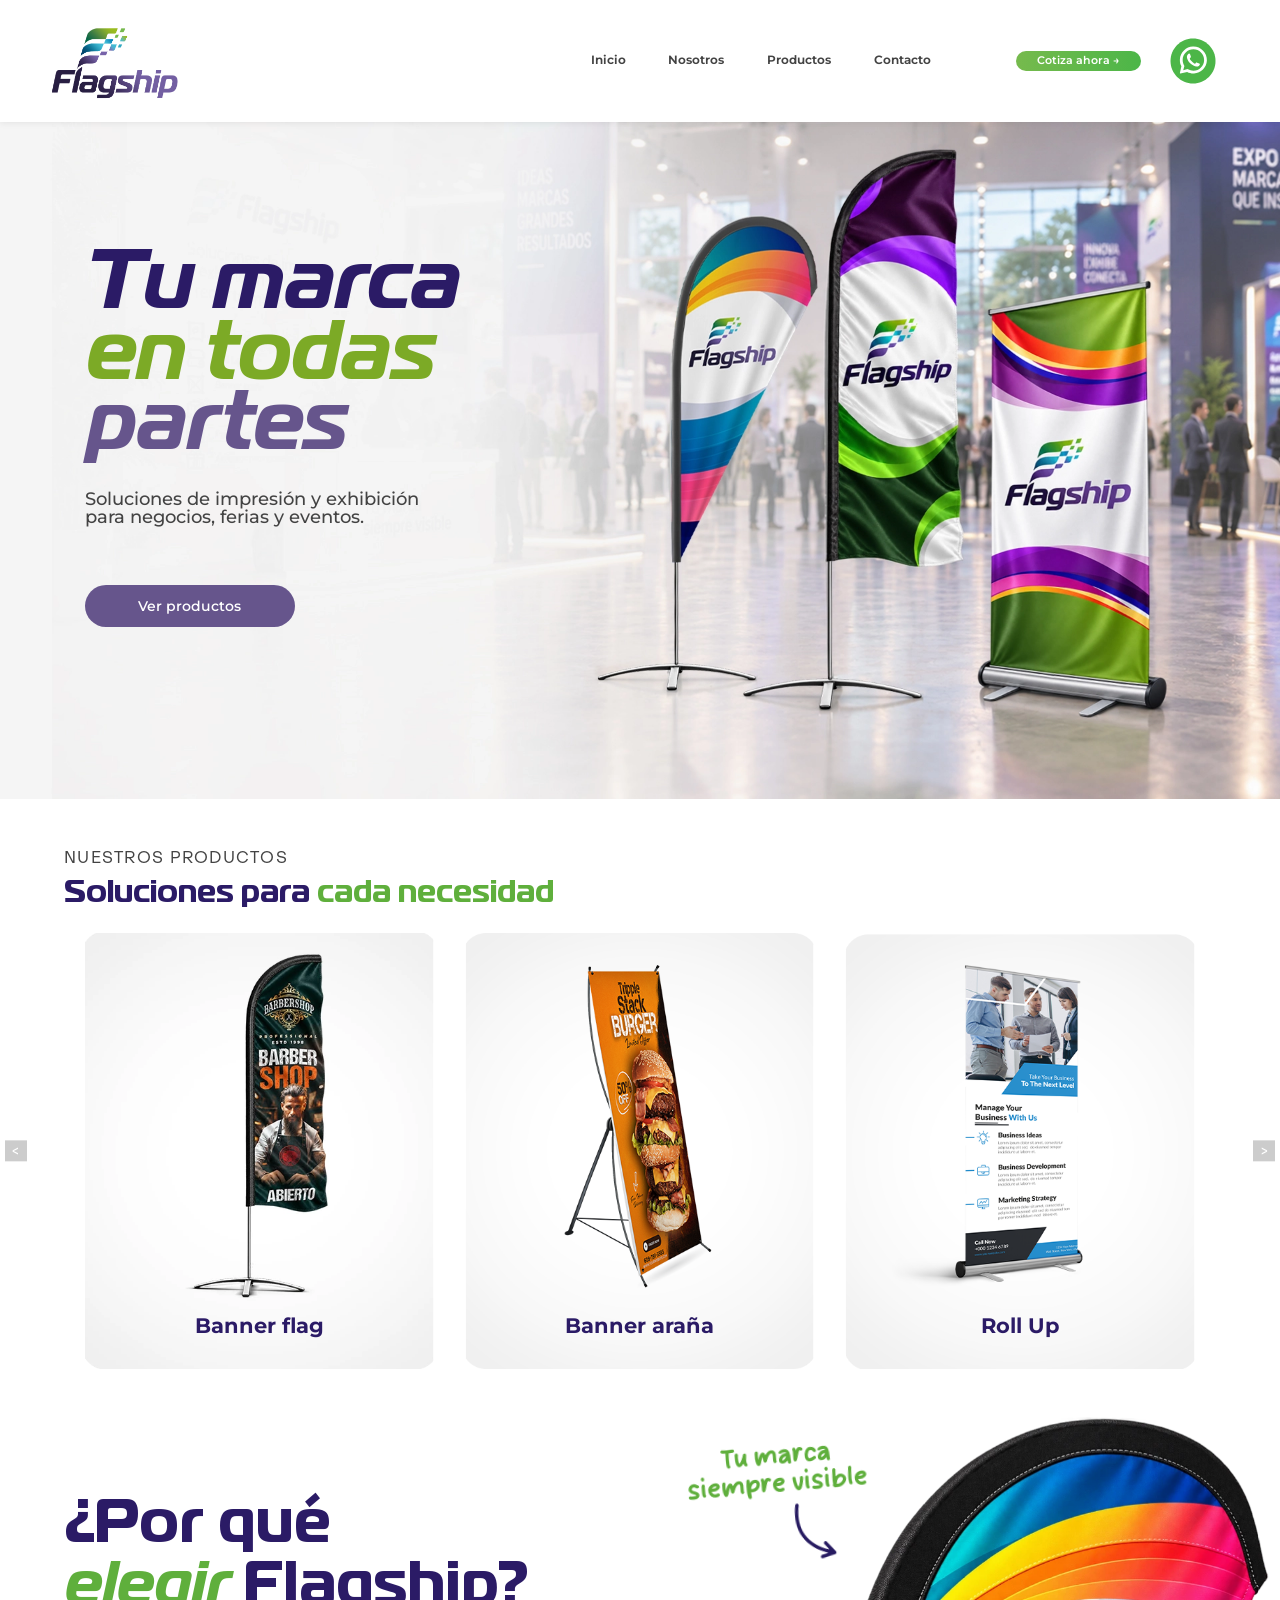
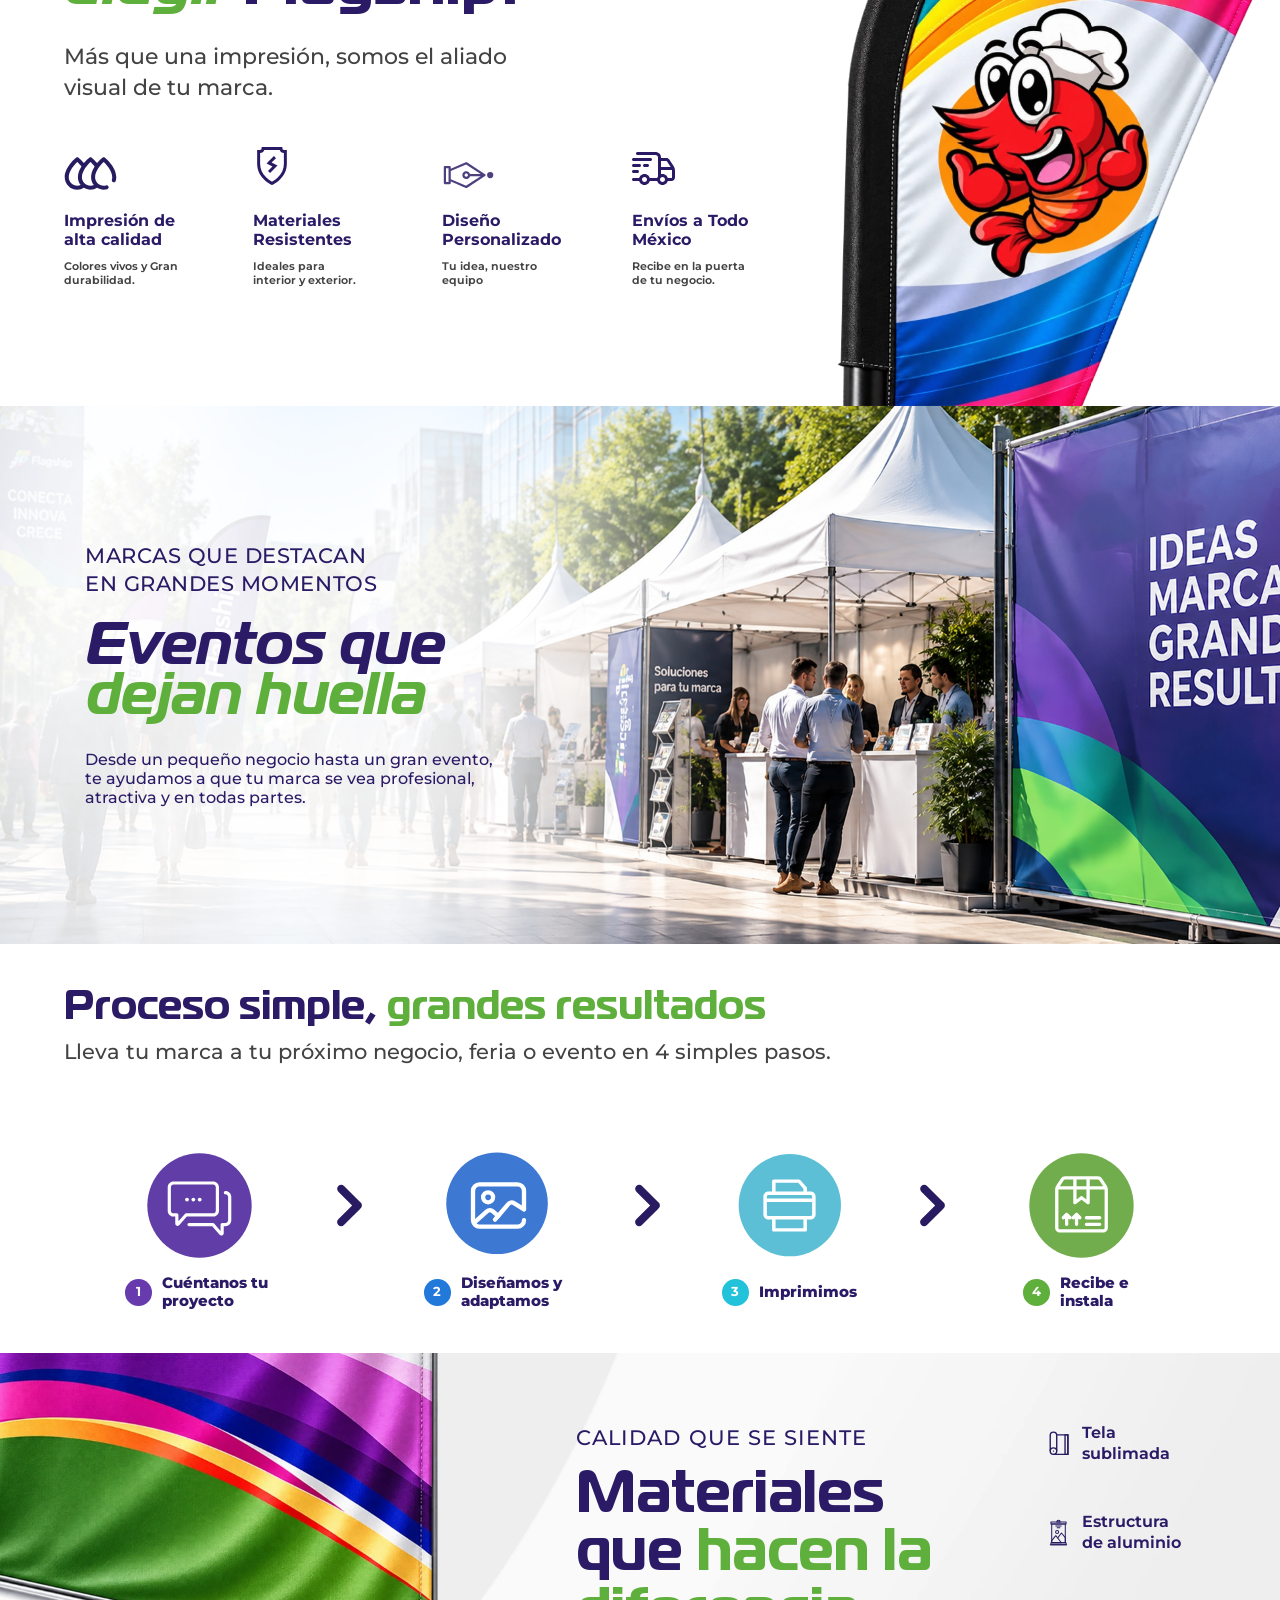
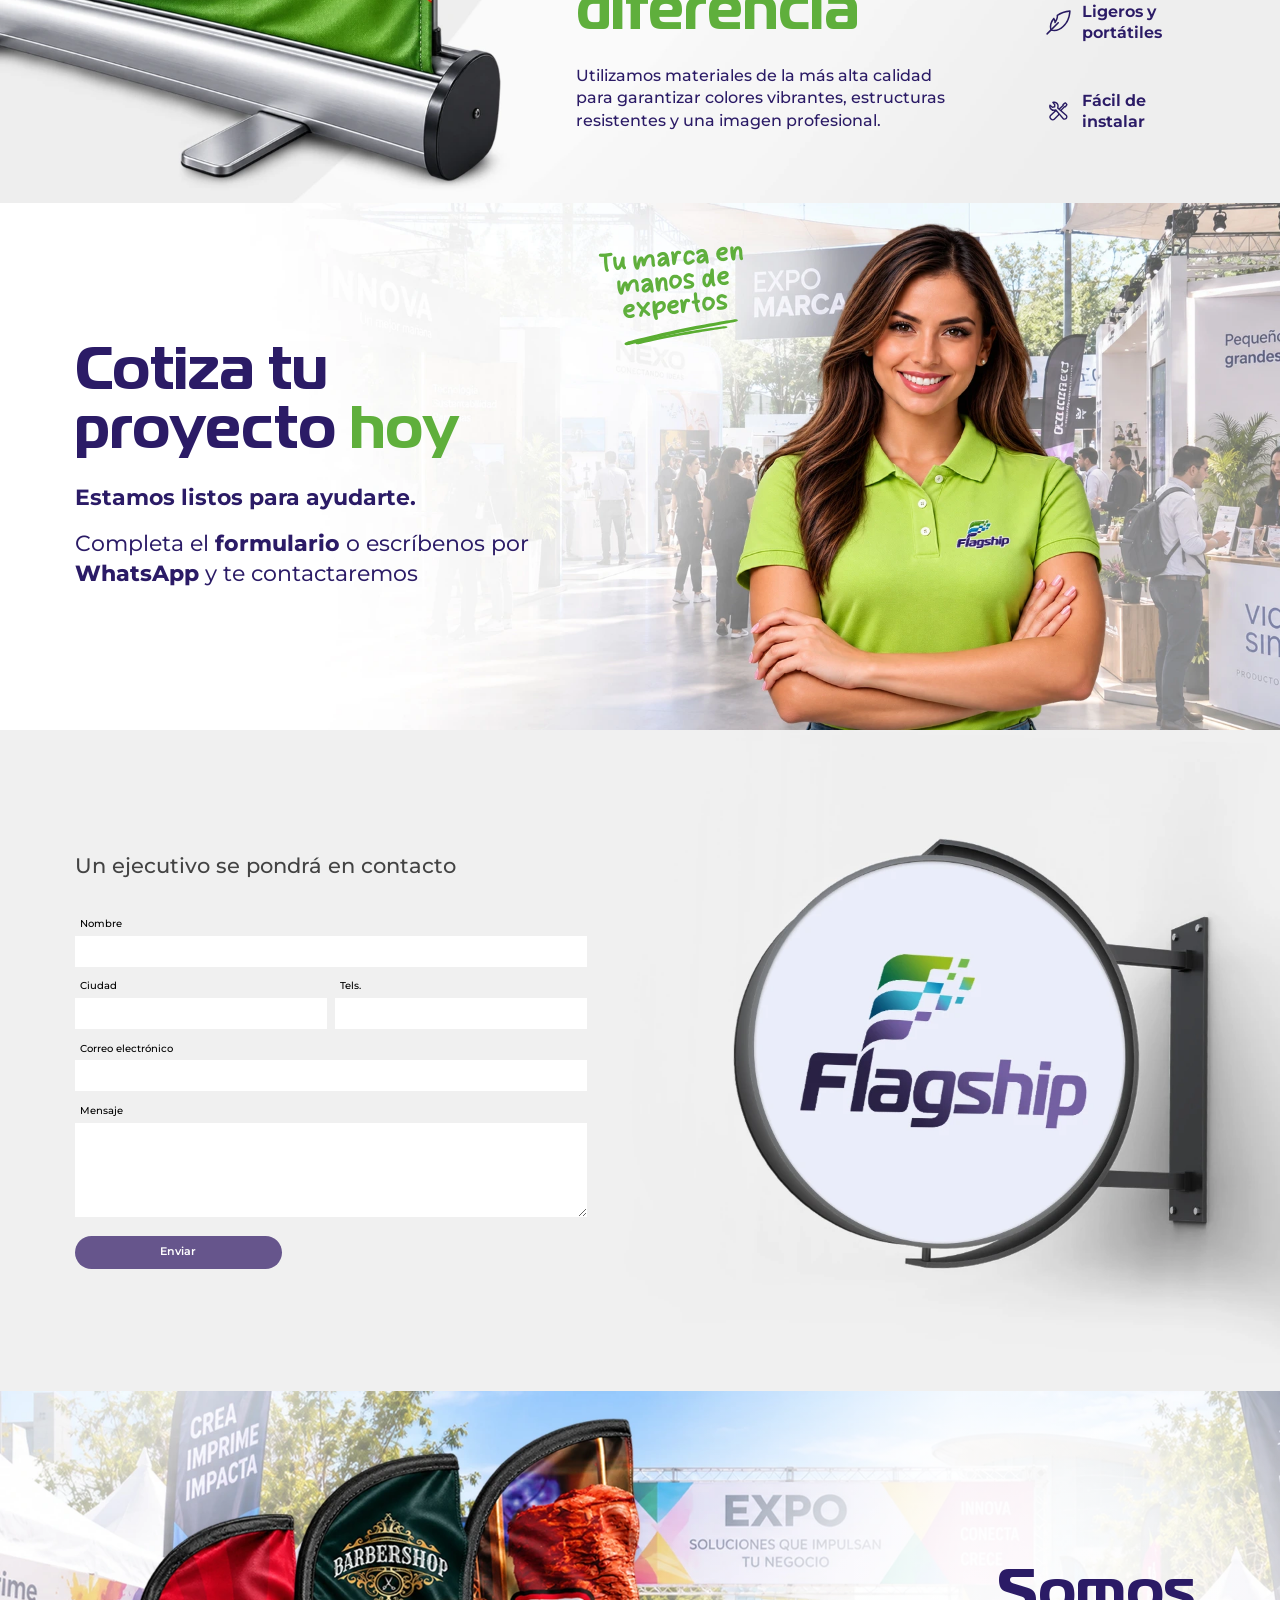
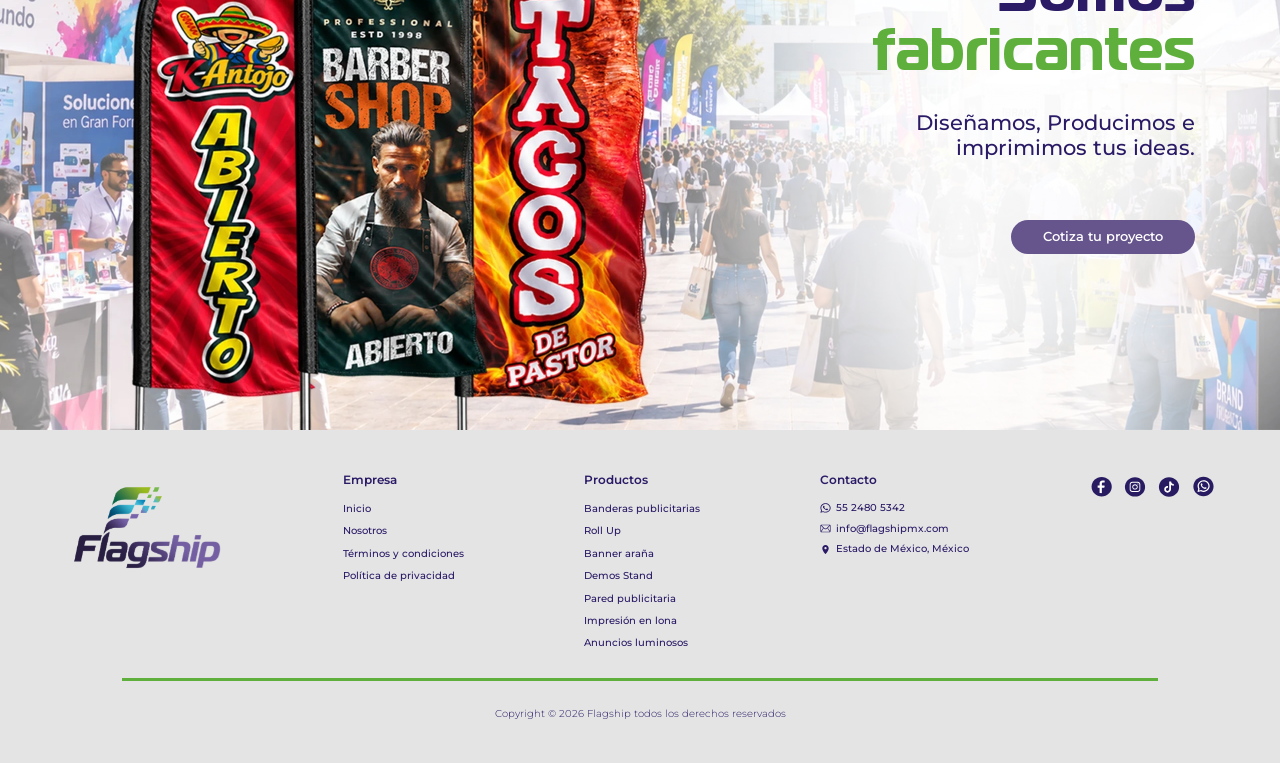
<file: index.html>
<!DOCTYPE html>
<html lang="es">
<head>

    <meta charset="UTF-8">
    <meta name="viewport" content="width=device-width, initial-scale=1.0">
    <meta name="description" content="Flagship — Descripción breve del sitio.">
    <meta name="author" content="Jurado Flores Santiago @sarethjpg">

    <!--UNA PAGINA HECHA POR JURADO SANTIAGO @SARETHJPG-->
    <title>Flagship</title>
    <link rel="preconnect" href="https://fonts.googleapis.com">
    <link rel="preconnect" href="https://fonts.gstatic.com" crossorigin>
    <link href="https://fonts.googleapis.com/css2?family=Montserrat:wght@100..900&family=Oswald:wght@200..700&display=swap" rel="stylesheet">

    <link rel="stylesheet" href="style.css">

    <script src="script.js" defer></script>
</head>
<body>
    
    <!-- =========================================
         NAVBAR
    ========================================= -->
    <nav class="navbar" id="navbar">

        <!-- Contenedor general: aplica margen lateral y alinea los 3 bloques -->
        <div class="navbar-contenedor">

            <!-- ---------- BLOQUE 1: LOGO (izquierda) ---------- -->
            <a href="index.html" class="navbar-logo-link">
                <img src="imgs/logo.webp" alt="Flagship" class="navbar-logo">
            </a>

            <!-- ---------- BOTÓN HAMBURGUESA (solo móvil) ---------- -->
            <button class="navbar-hamburguesa"
                    id="navbar-hamburguesa"
                    aria-label="Abrir menú"
                    aria-expanded="false"
                    aria-controls="navbar-derecha">
                <span></span>
                <span></span>
                <span></span>
            </button>

            <!-- ---------- BLOQUE 2 Y 3: lado derecho ---------- -->
            <!-- En móvil se convierte en menú desplegable              -->
            <div class="navbar-derecha" id="navbar-derecha">

                <!-- BLOQUE 2: Pestañas de navegación -->
                <nav class="navbar-pestanas" aria-label="Navegación principal">
                    <a href="#inicio"    class="navbar-pestana">Inicio</a>
                    <a href="#nosotros"  class="navbar-pestana">Nosotros</a>
                    <a href="#productos" class="navbar-pestana">Productos</a>
                    <a href="#contacto"  class="navbar-pestana">Contacto</a>
                </nav>

                <!-- BLOQUE 3: Grupo CTA (botón degradado + icono de WhatsApp) -->
                <div class="navbar-cta-grupo">

                    <!-- Botón "Cotiza ahora" con degradado verde -->
                    <a href="https://wa.me/5574444738?text=Hola!%20quiero%20hacer%20una%20cotizaci%C3%B3n"
                       class="navbar-btn-cotiza"
                       target="_blank"
                       rel="noopener noreferrer"
                       aria-label="Cotiza ahora por WhatsApp">
                        Cotiza ahora →
                    </a>

                    <!-- Icono WhatsApp -->
                    <a href="https://wa.me/5574444738?text=Hola!%20quiero%20hacer%20una%20cotizaci%C3%B3n"
                       class="navbar-whatsapp-link"
                       target="_blank"
                       rel="noopener noreferrer"
                       aria-label="Escríbenos por WhatsApp">
                        <img src="imgs/whatsapp_verde.svg" alt="WhatsApp" class="navbar-whatsapp-icono">
                    </a>

                </div>

            </div>

        </div>

    </nav>
    <!-- Fin de la Navbar -->

    <!-- =========================================
         SECCIÓN: HERO
    ========================================= -->
    <section class="hero" id="hero">

        <!-- Wrapper de la imagen: en desktop no afecta el layout,
             en móvil recibe el degradado blanco hacia abajo -->
        <div class="hero-imagen-wrapper">
            <img src="imgs/banner_1.webp"
                 alt="Flagship — impresión y exhibición"
                 class="hero-bg"
                 loading="eager">
        </div>

        <!-- Contenido superpuesto sobre la imagen -->
        <div class="hero-contenido">

            <!-- Mitad izquierda: título + párrafo + botón -->
            <div class="hero-mitad-izq">
                <div class="hero-textos">

                    <!-- Título (3 líneas forzadas con <br>) -->
                    <h1 class="hero-titulo anim anim-fade-up">
                        <span class="hero-titulo-morado-obscuro">Tu marca</span><br>
                        <span class="hero-titulo-verde">en todas</span><br>
                        <span class="hero-titulo-morado-claro">partes</span>
                    </h1>

                    <!-- Párrafo -->
                    <p class="hero-parrafo anim anim-fade-up anim-delay-2">
                        Soluciones de impresión y exhibición para negocios, ferias y eventos.
                    </p>

                    <!-- Botón -->
                    <a href="#productos" class="hero-btn anim anim-fade-up anim-delay-3">Ver productos</a>

                </div>
            </div>

            <!-- Mitad derecha: vacía (deja ver la mitad derecha de la imagen) -->
            <div class="hero-mitad-der"></div>

        </div>

    </section>
    <!-- Fin de la Sección Hero -->

    <!-- =========================================
         SECCIÓN: SOLUCIONES (con carrusel)
    ========================================= -->
    <section class="seccion-soluciones" id="productos">

        <!-- Encabezado: subtítulo + título -->
        <div class="soluciones-encabezado anim anim-fade-up">
            <p class="soluciones-subtitulo">NUESTROS PRODUCTOS </p>
            <h2 class="soluciones-titulo">
                <span class="soluciones-titulo-morado">Soluciones para</span>
                <span class="soluciones-titulo-verde">cada necesidad</span>
            </h2>
        </div>

        <!-- Contenedor del carrusel -->
        <div class="soluciones-carrusel anim anim-fade-up">

            <!-- Flecha izquierda (anterior) -->
            <button class="carrusel-flecha carrusel-flecha-izq"
                    id="carrusel-flecha-izq"
                    aria-label="Card anterior">&lt;</button>

            <!-- Viewport: la ventana que recorta las cards que se salen -->
            <div class="carrusel-viewport">
                <div class="carrusel-track" id="carrusel-track">

                    <!-- CARD 1 -->
                    <div class="carrusel-card">
                        <img src="imgs/banner_flag.webp" alt="Banner flag" class="carrusel-card-img" loading="lazy">
                        <p class="carrusel-card-titulo">Banner flag</p>
                    </div>

                    <!-- CARD 2 -->
                    <div class="carrusel-card">
                        <img src="imgs/banner_arana.webp" alt="Banner araña" class="carrusel-card-img" loading="lazy">
                        <p class="carrusel-card-titulo">Banner araña</p>
                    </div>

                    <!-- CARD 3 -->
                    <div class="carrusel-card">
                        <img src="imgs/roll_up.webp" alt="Roll Up" class="carrusel-card-img" loading="lazy">
                        <p class="carrusel-card-titulo">Roll Up</p>
                    </div>

                    <!-- CARD 4 (provisional — duplicado de Card 1) -->
                    <div class="carrusel-card">
                        <img src="imgs/banner_flag.webp" alt="Banner flag" class="carrusel-card-img" loading="lazy">
                        <p class="carrusel-card-titulo">Banner flag</p>
                    </div>

                    <!-- CARD 5 (provisional — duplicado de Card 2) -->
                    <div class="carrusel-card">
                        <img src="imgs/banner_arana.webp" alt="Banner araña" class="carrusel-card-img" loading="lazy">
                        <p class="carrusel-card-titulo">Banner araña</p>
                    </div>

                    <!-- CARD 6 (provisional — duplicado de Card 3) -->
                    <div class="carrusel-card">
                        <img src="imgs/roll_up.webp" alt="Roll Up" class="carrusel-card-img" loading="lazy">
                        <p class="carrusel-card-titulo">Roll Up</p>
                    </div>

                </div>
            </div>

            <!-- Flecha derecha (siguiente) -->
            <button class="carrusel-flecha carrusel-flecha-der"
                    id="carrusel-flecha-der"
                    aria-label="Card siguiente">&gt;</button>

        </div>

    </section>
    <!-- Fin de la Sección Soluciones -->

    <!-- =========================================
         SECCIÓN: ¿POR QUÉ ELEGIR FLAGSHIP?
    ========================================= -->
    <section class="seccion-elegir">

        <!-- Mitad izquierda: título + subtítulo + 4 grupos -->
        <div class="elegir-contenido">

            <div class="elegir-textos anim anim-fade-up">

                <!-- Título principal (con salto forzado y "elegir" en verde italic) -->
                <h2 class="elegir-titulo">
                    ¿Por qué<br>
                    <span class="elegir-titulo-verde">elegir</span> Flagship?
                </h2>

                <!-- Subtítulo -->
                <p class="elegir-subtitulo">
                    Más que una impresión, somos el aliado visual de tu marca.
                </p>

            </div>

            <!-- Arreglo horizontal de 4 grupos -->
            <div class="elegir-grupos">

                <!-- GRUPO 1 -->
                <div class="elegir-grupo anim anim-fade-up anim-delay-1">
                    <img src="imgs/gotas.svg" alt="Impresión de alta calidad" class="elegir-grupo-icono" loading="lazy">
                    <h3 class="elegir-grupo-titulo">Impresión de alta calidad</h3>
                    <p class="elegir-grupo-subtitulo">Colores vivos y Gran durabilidad.</p>
                </div>

                <!-- GRUPO 2 -->
                <div class="elegir-grupo anim anim-fade-up anim-delay-2">
                    <img src="imgs/escudo.svg" alt="Materiales Resistentes" class="elegir-grupo-icono" loading="lazy">
                    <h3 class="elegir-grupo-titulo">Materiales Resistentes</h3>
                    <p class="elegir-grupo-subtitulo">Ideales para interior y exterior.</p>
                </div>

                <!-- GRUPO 3 -->
                <div class="elegir-grupo anim anim-fade-up anim-delay-3">
                    <img src="imgs/pluma.svg" alt="Diseño personalizado" class="elegir-grupo-icono" loading="lazy">
                    <h3 class="elegir-grupo-titulo">Diseño Personalizado</h3>
                    <p class="elegir-grupo-subtitulo">Tu idea, nuestro equipo</p>
                </div>

                <!-- GRUPO 4 -->
                <div class="elegir-grupo anim anim-fade-up anim-delay-4">
                    <img src="imgs/camion.svg" alt="Envíos a Todo México" class="elegir-grupo-icono" loading="lazy">
                    <h3 class="elegir-grupo-titulo">Envíos a Todo México</h3>
                    <p class="elegir-grupo-subtitulo">Recibe en la puerta de tu negocio.</p>
                </div>

            </div>

        </div>

        <!-- Mitad derecha: imagen bandera -->
        <div class="elegir-imagen-wrapper">
            <img src="imgs/bandera.webp"
                 alt="Flagship — impresión y exhibición"
                 class="elegir-imagen"
                 loading="lazy">
        </div>
        
        <!-- ============================================= -->
        <!-- DECORACIÓN: "Tu marca siempre visible" + flecha -->
        <!-- Capa absoluta por encima de todo.               -->
        <!-- Posición ajustable vía variables en el CSS.     -->
        <!-- ============================================= -->
        <div class="elegir-decoracion">

            <!-- Texto verde inclinado -->
            <p class="elegir-decoracion-texto">
                Tu marca<br>siempre visible
            </p>

            <!-- Flecha curva debajo del texto -->
            <img src="imgs/flecha.svg"
                 alt=""
                 class="elegir-decoracion-flecha"
                 loading="lazy">

        </div>

    </section>
    <!-- Fin de la Sección ¿Por qué elegir Flagship? -->

    <!-- =========================================
         SECCIÓN: HERO 2 (Eventos)
    ========================================= -->
    <section class="hero-dos" id="nosotros">

        <!-- Wrapper de la imagen: en desktop no afecta el layout,
             en móvil recibe el degradado blanco hacia abajo -->
        <div class="hero-dos-imagen-wrapper">
            <img src="imgs/banner_2.webp"
                 alt="Flagship — Eventos que dejan huella"
                 class="hero-dos-bg"
                 loading="lazy">
        </div>

        <!-- Contenido superpuesto sobre la imagen -->
        <div class="hero-dos-contenido">

            <!-- Mitad izquierda: subtítulo + título + párrafo -->
            <div class="hero-dos-mitad-izq">
                <div class="hero-dos-textos">

                    <!-- Subtítulo -->
                    <p class="hero-dos-subtitulo anim anim-fade-up">
                        MARCAS QUE DESTACAN EN GRANDES MOMENTOS
                    </p>

                    <!-- Título (bicolor, en una sola línea semántica) -->
                    <h2 class="hero-dos-titulo anim anim-fade-up anim-delay-1">
                        <span class="hero-dos-titulo-morado">Eventos que</span>
                        <span class="hero-dos-titulo-verde">dejan huella</span>
                    </h2>

                    <!-- Párrafo -->
                    <p class="hero-dos-parrafo anim anim-fade-up anim-delay-2">
                        Desde un pequeño negocio hasta un gran evento, te ayudamos a que tu marca se vea profesional, atractiva y en todas partes.
                    </p>

                </div>
            </div>

            <!-- Mitad derecha: vacía (deja ver la mitad derecha de la imagen) -->
            <div class="hero-dos-mitad-der"></div>

        </div>

    </section>
    <!-- Fin de la Sección Hero 2 -->

    <!-- =========================================
         SECCIÓN: PROCESO
    ========================================= -->
    <section class="seccion-proceso">
    
        <!-- Encabezado: título + subtítulo -->
        <div class="proceso-encabezado anim anim-fade-up">
        
            <!-- Título (bicolor) -->
            <h2 class="proceso-titulo">
                <span class="proceso-titulo-morado">Proceso simple,</span>
                <span class="proceso-titulo-verde">grandes resultados</span>
            </h2>
        
            <!-- Subtítulo -->
            <p class="proceso-subtitulo">
                Lleva tu marca a tu próximo negocio, feria o evento en 4 simples pasos.
            </p>
        
        </div>
    
        <!-- Wrapper del arreglo (centra horizontal y verticalmente) -->
        <div class="proceso-arrreglo-wrapper">
            <div class="proceso-arrreglo anim anim-fade-up anim-delay-1">
            
                <!-- GRUPO 1 -->
                <div class="proceso-grupo anim anim-fade-up" >
                    <img src="imgs/mensajes.svg" alt="Cuéntanos tu proyecto" class="proceso-grupo-img" loading="lazy">
                    <div class="proceso-grupo-detalle">
                        <span class="proceso-circulo">1</span>
                        <h3 class="proceso-grupo-titulo">Cuéntanos tu proyecto</h3>
                    </div>
                </div>
            
                <!-- NEXT 1 -->
                <img src="imgs/next.svg" alt="" class="proceso-next anim anim-fade-up anim-delay-1" loading="lazy">
            
                <!-- GRUPO 2 -->
                <div class="proceso-grupo anim anim-fade-up anim-delay-1">
                    <img src="imgs/foto.svg" alt="Diseñamos y adaptamos" class="proceso-grupo-img" loading="lazy">
                    <div class="proceso-grupo-detalle">
                        <span class="proceso-circulo">2</span>
                        <h3 class="proceso-grupo-titulo">Diseñamos y adaptamos</h3>
                    </div>
                </div>
            
                <!-- NEXT 2 -->
                <img src="imgs/next.svg" alt="" class="proceso-next anim anim-fade-up anim-delay-2" loading="lazy">
            
                <!-- GRUPO 3 -->
                <div class="proceso-grupo anim anim-fade-up anim-delay-2">
                    <img src="imgs/impresora.svg" alt="Imprimimos" class="proceso-grupo-img" loading="lazy">
                    <div class="proceso-grupo-detalle">
                        <span class="proceso-circulo">3</span>
                        <h3 class="proceso-grupo-titulo">Imprimimos</h3>
                    </div>
                </div>
            
                <!-- NEXT 3 -->
                <img src="imgs/next.svg" alt="" class="proceso-next anim anim-fade-up anim-delay-3" loading="lazy">
            
                <!-- GRUPO 4 -->
                <div class="proceso-grupo anim anim-fade-up anim-delay-3">
                    <img src="imgs/paquete.svg" alt="Recibe e instala" class="proceso-grupo-img" loading="lazy">
                    <div class="proceso-grupo-detalle">
                        <span class="proceso-circulo">4</span>
                        <h3 class="proceso-grupo-titulo">Recibe e instala</h3>
                    </div>
                </div>
            
            </div>
        </div>
    
    </section>
    <!-- Fin de la Sección Proceso -->
    
    <!-- =========================================
         SECCIÓN: CALIDAD (Materiales)
    ========================================= -->
    <section class="seccion-calidad">

        <!-- Wrapper de la imagen de fondo: define la altura de la sección -->
        <div class="calidad-imagen-wrapper">
            <img src="imgs/banner_3.webp"
                 alt="Flagship — Materiales de calidad"
                 class="calidad-bg"
                 loading="lazy">
        </div>

        <!-- Contenido superpuesto (posicionado a la derecha) -->
        <div class="calidad-contenido">

            <!-- Wrapper general: agrupa los 2 contenedores y controla el gap -->
            <div class="calidad-wrapper">

                <!-- -------------------------------------- -->
                <!-- CONTENEDOR 1: Subtítulo + Título + Párrafo -->
                <!-- -------------------------------------- -->
                <div class="calidad-textos anim anim-fade-left">

                    <p class="calidad-subtitulo">CALIDAD QUE SE SIENTE</p>

                    <h2 class="calidad-titulo">
                        <span class="calidad-titulo-morado">Materiales que</span>
                        <span class="calidad-titulo-verde">hacen la diferencia</span>
                    </h2>

                    <p class="calidad-parrafo">
                        Utilizamos materiales de la más alta calidad para garantizar colores vibrantes, estructuras resistentes y una imagen profesional.
                    </p>

                </div>

                <!-- -------------------------------------- -->
                <!-- CONTENEDOR 2: 4 grupos (imagen + título) -->
                <!-- -------------------------------------- -->
                <div class="calidad-grupos">

                    <!-- Grupo 1 -->
                    <div class="calidad-grupo anim anim-fade-left anim-delay-1">
                        <img src="imgs/tela.svg" alt="Tela sublimada" class="calidad-grupo-icono" loading="lazy">
                        <h3 class="calidad-grupo-titulo">Tela sublimada</h3>
                    </div>

                    <!-- Grupo 2 -->
                    <div class="calidad-grupo anim anim-fade-left anim-delay-2">
                        <img src="imgs/estructura.svg" alt="Estructura de aluminio" class="calidad-grupo-icono" loading="lazy">
                        <h3 class="calidad-grupo-titulo">Estructura de aluminio</h3>
                    </div>

                    <!-- Grupo 3 -->
                    <div class="calidad-grupo anim anim-fade-left anim-delay-3">
                        <img src="imgs/ligero.svg" alt="Ligeros y portátiles" class="calidad-grupo-icono" loading="lazy">
                        <h3 class="calidad-grupo-titulo">Ligeros y portátiles</h3>
                    </div>

                    <!-- Grupo 4 -->
                    <div class="calidad-grupo anim anim-fade-left anim-delay-4">
                        <img src="imgs/herramientas.svg" alt="Fácil de instalar" class="calidad-grupo-icono" loading="lazy">
                        <h3 class="calidad-grupo-titulo">Fácil de instalar</h3>
                    </div>

                </div>

            </div>

        </div>

    </section>
    <!-- Fin de la Sección Calidad -->
    <!-- =========================================
         SECCIÓN: COTIZA TU PROYECTO
    ========================================= -->
    <section class="seccion-cotiza" id="cotiza">
    
        <!-- Wrapper de la imagen de fondo: define la altura de la sección -->
        <div class="cotiza-imagen-wrapper">
            <img src="imgs/banner_4.webp"
                 alt="Flagship — Cotiza tu proyecto"
                 class="cotiza-bg"
                 loading="lazy">
        </div>
    
        <!-- Contenido superpuesto (anclado a la izquierda) -->
        <div class="cotiza-contenido">
        
            <!-- Bloque de textos (título + subtítulo + párrafo) -->
            <div class="cotiza-textos">
            
                <!-- Título bicolor -->
                <h2 class="cotiza-titulo anim anim-fade-up">
                    <span class="cotiza-titulo-morado">Cotiza tu proyecto</span>
                    <span class="cotiza-titulo-verde">hoy</span>
                </h2>
            
                <!-- Subtítulo -->
                <p class="cotiza-subtitulo anim anim-fade-up anim-delay-1">Estamos listos para ayudarte.</p>
            
                <!-- Párrafo (con "formulario" y "WhatsApp" en negritas) -->
                <p class="cotiza-parrafo anim anim-fade-up anim-delay-2">
                    Completa el <span class="cotiza-parrafo-bold">formulario</span> o escríbenos por <span class="cotiza-parrafo-bold">WhatsApp</span> y te contactaremos
                </p>
            
            </div>
        
        </div>
    
        <!-- ============================================= -->
        <!-- DECORACIÓN: "Tu marca en manos de expertos"    -->
        <!-- con línea verde subrayada (Smile Moon).        -->
        <!-- Capa absoluta por encima de todo.              -->
        <!-- Posición ajustable vía variables en el CSS.    -->
        <!-- ============================================= -->
        <div class="cotiza-decoracion">
        
            <!-- Texto verde inclinado -->
            <p class="cotiza-decoracion-texto">
                Tu marca en manos de expertos
            </p>
        
            <!-- Línea verde subrayando -->
            <img src="imgs/lineas_verdes.svg"
                 alt=""
                 class="cotiza-decoracion-linea"
                 loading="lazy">
        
        </div>
    
    </section>
    <!-- Fin de la Sección Cotiza tu proyecto -->

    <!-- =========================================
         SECCIÓN: FORMULARIO DE CONTACTO
    ========================================= -->
    <section class="seccion-formulario" id="contacto">

        <!-- Wrapper de la imagen de fondo: define la altura de la sección -->
        <div class="formulario-imagen-wrapper">
            <img src="imgs/banner_5.webp"
                 alt="Flagship — Contacto"
                 class="formulario-bg"
                 loading="lazy">
        </div>

        <!-- Contenido superpuesto (formulario a la izquierda) -->
        <div class="formulario-contenido">

            <!-- Wrapper general: título + formulario -->
            <div class="formulario-wrapper">

                <!-- Título -->
                <p class="formulario-titulo anim anim-fade-up">Un ejecutivo se pondrá en contacto</p>

                <!-- Formulario -->
                <form id="form-contacto" class="formulario-form anim anim-fade-up anim-delay-1" novalidate>

                    <!-- Nombre -->
                    <div class="form-grupo">
                        <label for="nombre" class="form-label">Nombre</label>
                        <input type="text" id="nombre" name="nombre" class="form-input" required>
                        <span class="form-error">Por favor ingresa un nombre válido (mín. 2 letras, sin números).</span>
                    </div>

                    <!-- Ciudad + Teléfono (fila doble) -->
                    <div class="form-fila-doble">
                        <div class="form-grupo">
                            <label for="ciudad" class="form-label">Ciudad</label>
                            <input type="text" id="ciudad" name="ciudad" class="form-input" maxlength="50" required>
                            <span class="form-error">Máximo 50 caracteres.</span>
                        </div>
                        <div class="form-grupo">
                            <label for="telefono" class="form-label">Tels.</label>
                            <input type="tel" id="telefono" name="telefono" class="form-input" required>
                            <span class="form-error">Solo se permiten números.</span>
                        </div>
                    </div>

                    <!-- Correo -->
                    <div class="form-grupo">
                        <label for="correo" class="form-label">Correo electrónico</label>
                        <input type="email" id="correo" name="correo" class="form-input" required>
                        <span class="form-error">Por favor ingresa un correo válido (con "@" y extensión).</span>
                    </div>

                    <!-- Mensaje -->
                    <div class="form-grupo">
                        <label for="mensaje" class="form-label">Mensaje</label>
                        <textarea id="mensaje" name="mensaje" class="form-textarea" rows="5" maxlength="500" required></textarea>
                        <span class="form-error">Máximo 500 caracteres.</span>
                    </div>

                    <!-- Botón Enviar -->
                    <button type="submit" class="form-btn-enviar">Enviar</button>

                </form>

            </div>

        </div>

    </section>
    <!-- Fin de la Sección Formulario de Contacto -->

    <!-- =========================================
         SECCIÓN: SOMOS FABRICANTES
         (espejo del Hero 1: contenido a la derecha)
    ========================================= -->
    <section class="seccion-fabricantes">

        <!-- Wrapper de la imagen de fondo: define la altura -->
        <div class="fabricantes-imagen-wrapper">
            <img src="imgs/banner_6.webp"
                 alt="Flagship — Somos fabricantes"
                 class="fabricantes-bg"
                 loading="lazy">
        </div>

        <!-- Contenido superpuesto -->
        <div class="fabricantes-contenido">

            <!-- Mitad izquierda: vacía (deja ver la imagen) -->
            <div class="fabricantes-mitad-izq"></div>

            <!-- Mitad derecha: título + párrafo + botón -->
            <div class="fabricantes-mitad-der">
                <div class="fabricantes-textos">

                    <!-- Título bicolor -->
                    <h2 class="fabricantes-titulo anim anim-fade-left">
                        <span class="fabricantes-titulo-morado">Somos</span>
                        <br>
                        <span class="fabricantes-titulo-verde">fabricantes</span>
                    </h2>

                    <!-- Párrafo -->
                    <p class="fabricantes-parrafo anim anim-fade-left anim-delay-1">
                        Diseñamos, Producimos e imprimimos tus ideas.
                    </p>

                    <!-- Botón -->
                    <a href="#contacto" class="fabricantes-btn anim anim-fade-left anim-delay-2">Cotiza tu proyecto</a>

                </div>
            </div>

        </div>

    </section>
    <!-- Fin de la Sección Somos Fabricantes -->
    
    <!-- =========================================
         FOOTER
    ========================================= -->
    <footer class="footer">

        <!-- Wrapper de los 5 contenedores -->
        <div class="footer-wrapper">

            <!-- CONTENEDOR 1: Logo -->
            <div class="footer-grupo footer-grupo-logo anim anim-fade-up anim-delay-1">
                <a href="#hero" class="footer-logo-link" aria-label="Ir al inicio">
                    <img src="imgs/logo.webp" alt="Flagship" class="footer-logo" loading="lazy">
                </a>
            </div>

            <!-- CONTENEDOR 2: Empresa -->
            <div class="footer-grupo footer-grupo-empresa anim anim-fade-up anim-delay-2">
                <h3 class="footer-titulo">Empresa</h3>
                <ul class="footer-lista">
                    <li><a href="#hero" class="footer-link">Inicio</a></li>
                    <li><a href="#nosotros" class="footer-link">Nosotros</a></li>
                    <li><a href="404.html" class="footer-link">Términos y condiciones</a></li>
                    <li><a href="404.html" class="footer-link">Política de privacidad</a></li>
                </ul>
            </div>

            <!-- CONTENEDOR 3: Productos -->
            <div class="footer-grupo footer-grupo-productos anim anim-fade-up anim-delay-3">
                <h3 class="footer-titulo">Productos</h3>
                <ul class="footer-lista">
                    <li><a href="#" class="footer-link">Banderas publicitarias</a></li>
                    <li><a href="#" class="footer-link">Roll Up</a></li>
                    <li><a href="#" class="footer-link">Banner araña</a></li>
                    <li><a href="#" class="footer-link">Demos Stand</a></li>
                    <li><a href="#" class="footer-link">Pared publicitaria</a></li>
                    <li><a href="#" class="footer-link">Impresión en lona</a></li>
                    <li><a href="#" class="footer-link">Anuncios luminosos</a></li>
                </ul>
            </div>

            <!-- CONTENEDOR 4: Contacto -->
            <div class="footer-grupo footer-grupo-contacto anim anim-fade-up anim-delay-4">
                <h3 class="footer-titulo">Contacto</h3>
                <ul class="footer-lista footer-lista-contacto">
                    <li>
                        <img src="imgs/whatsapp_morado.svg" alt="WhatsApp" class="footer-icono" loading="lazy">
                        <span class="footer-contacto-texto">55 2480 5342</span>
                    </li>
                    <li>
                        <img src="imgs/correo_morado.svg" alt="Correo" class="footer-icono" loading="lazy">
                        <span class="footer-contacto-texto">info@flagshipmx.com</span>
                    </li>
                    <li>
                        <img src="imgs/maps_morado.svg" alt="Ubicación" class="footer-icono" loading="lazy">
                        <span class="footer-contacto-texto">Estado de México, México</span>
                    </li>
                </ul>
            </div>

            <!-- CONTENEDOR 5: Redes sociales -->
            <div class="footer-grupo footer-grupo-redes anim anim-fade-up anim-delay-5">
                <a href="https://www.facebook.com/profile.php?id=61594965062933" class="footer-red-link" aria-label="Facebook">
                    <img src="imgs/facebook_1.svg" alt="Facebook" loading="lazy">
                </a>
                <a href="https://www.instagram.com/banderas.flagship/" class="footer-red-link" aria-label="Instagram">
                    <img src="imgs/instagram_1.svg" alt="Instagram" loading="lazy">
                </a>
                <a href="#" class="footer-red-link" aria-label="TikTok">
                    <img src="imgs/tiktok_1.svg" alt="TikTok" loading="lazy">
                </a>
                <a href="https://wa.me/5574444738?text=Hola!%20quiero%20hacer%20una%20cotizaci%C3%B3n" class="footer-red-link" aria-label="WhatsApp">
                    <img src="imgs/whatsapp_1.svg" alt="WhatsApp" loading="lazy">
                </a>
            </div>

        </div>

        <!-- Línea divisoria verde -->
        <hr class="footer-hr">

        <!-- Copyright -->
        <p class="footer-copyright">Copyright © 2026 Flagship todos los derechos reservados</p>

    </footer>
    <!-- Fin del Footer -->

</body>
</html>
</file>
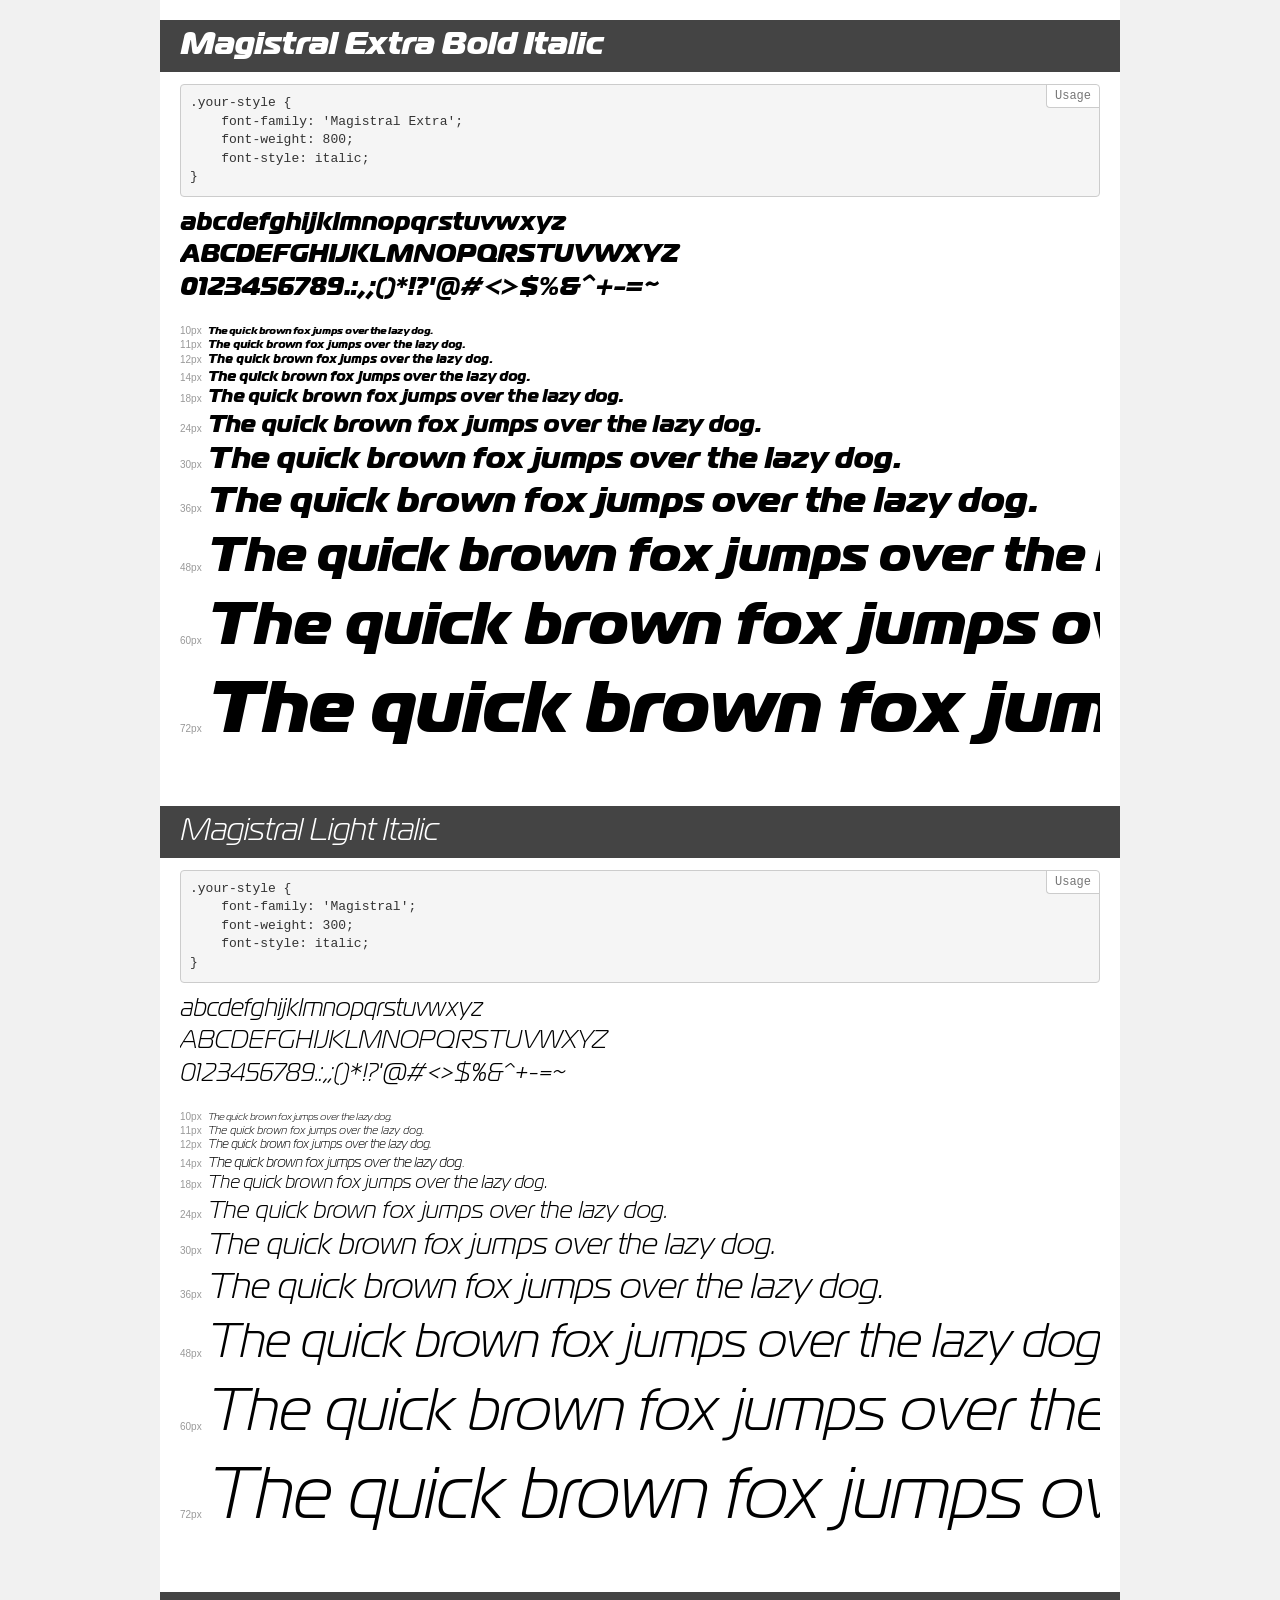
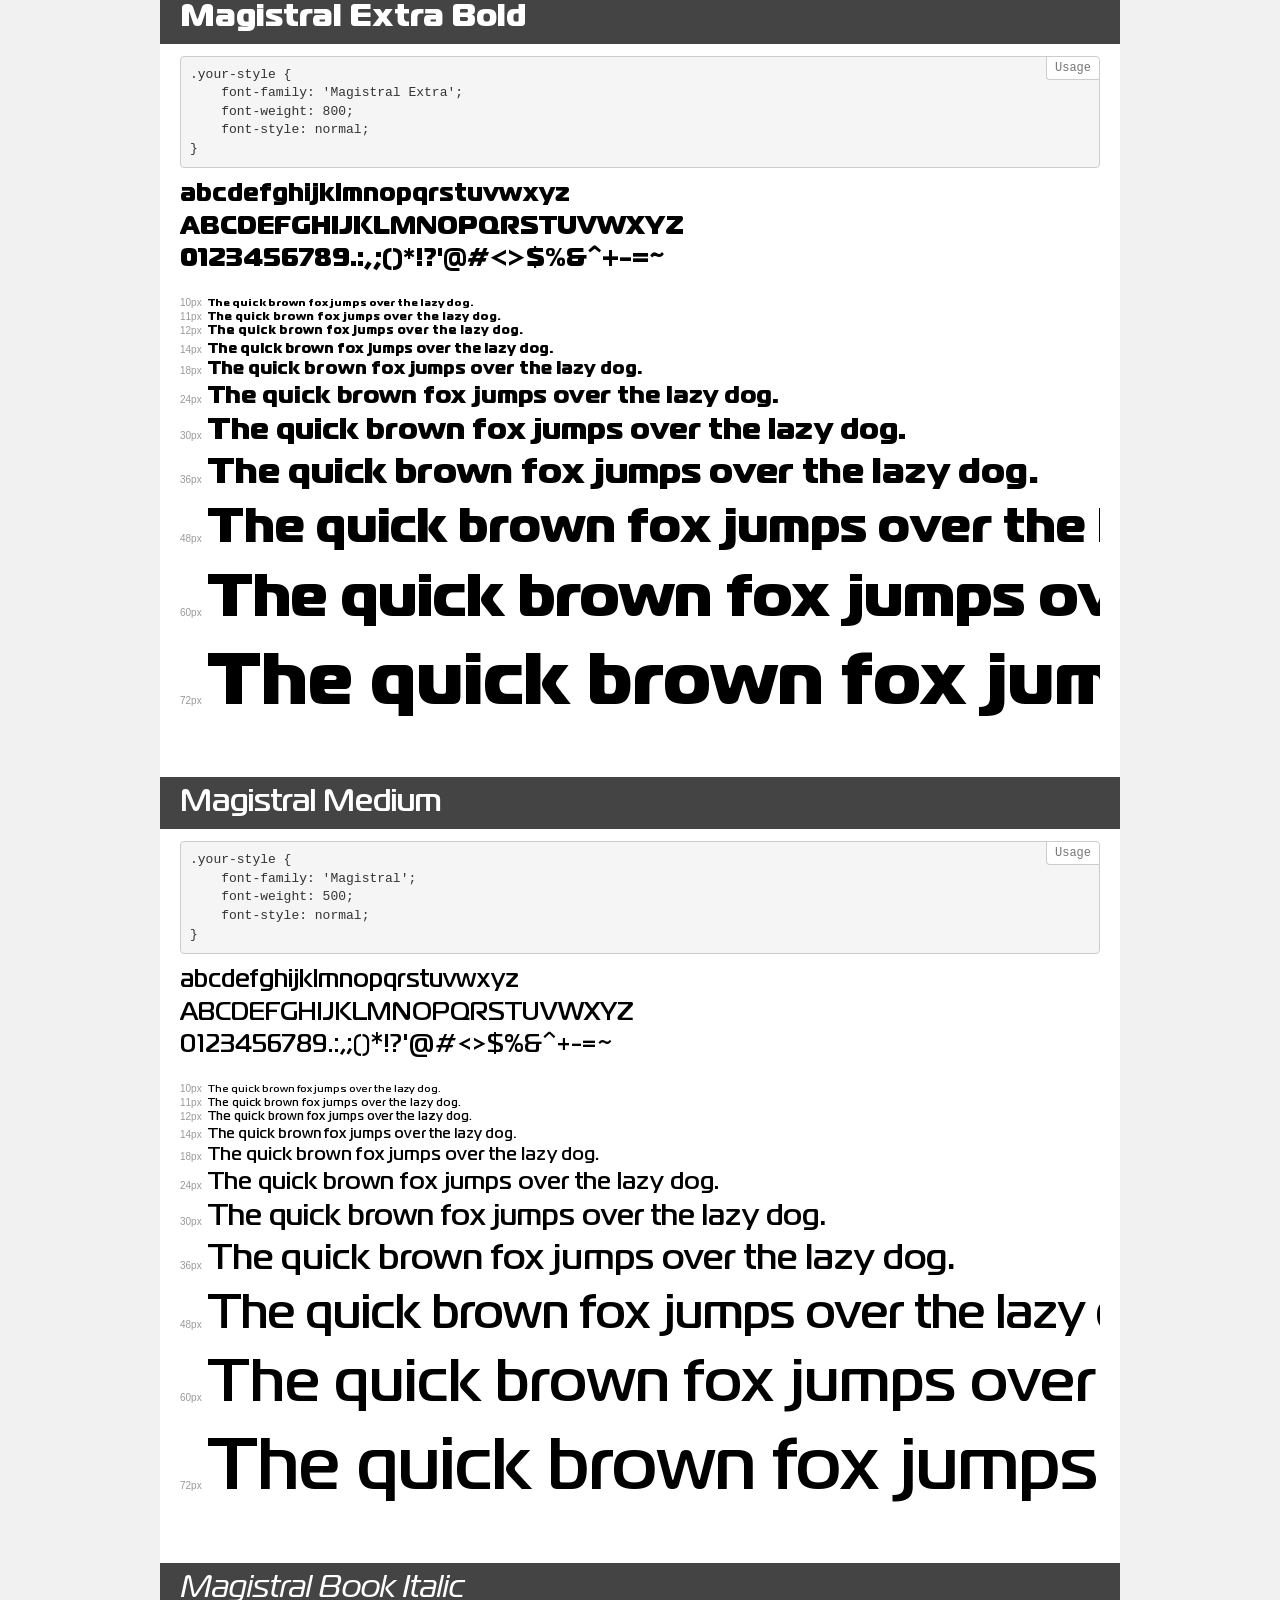
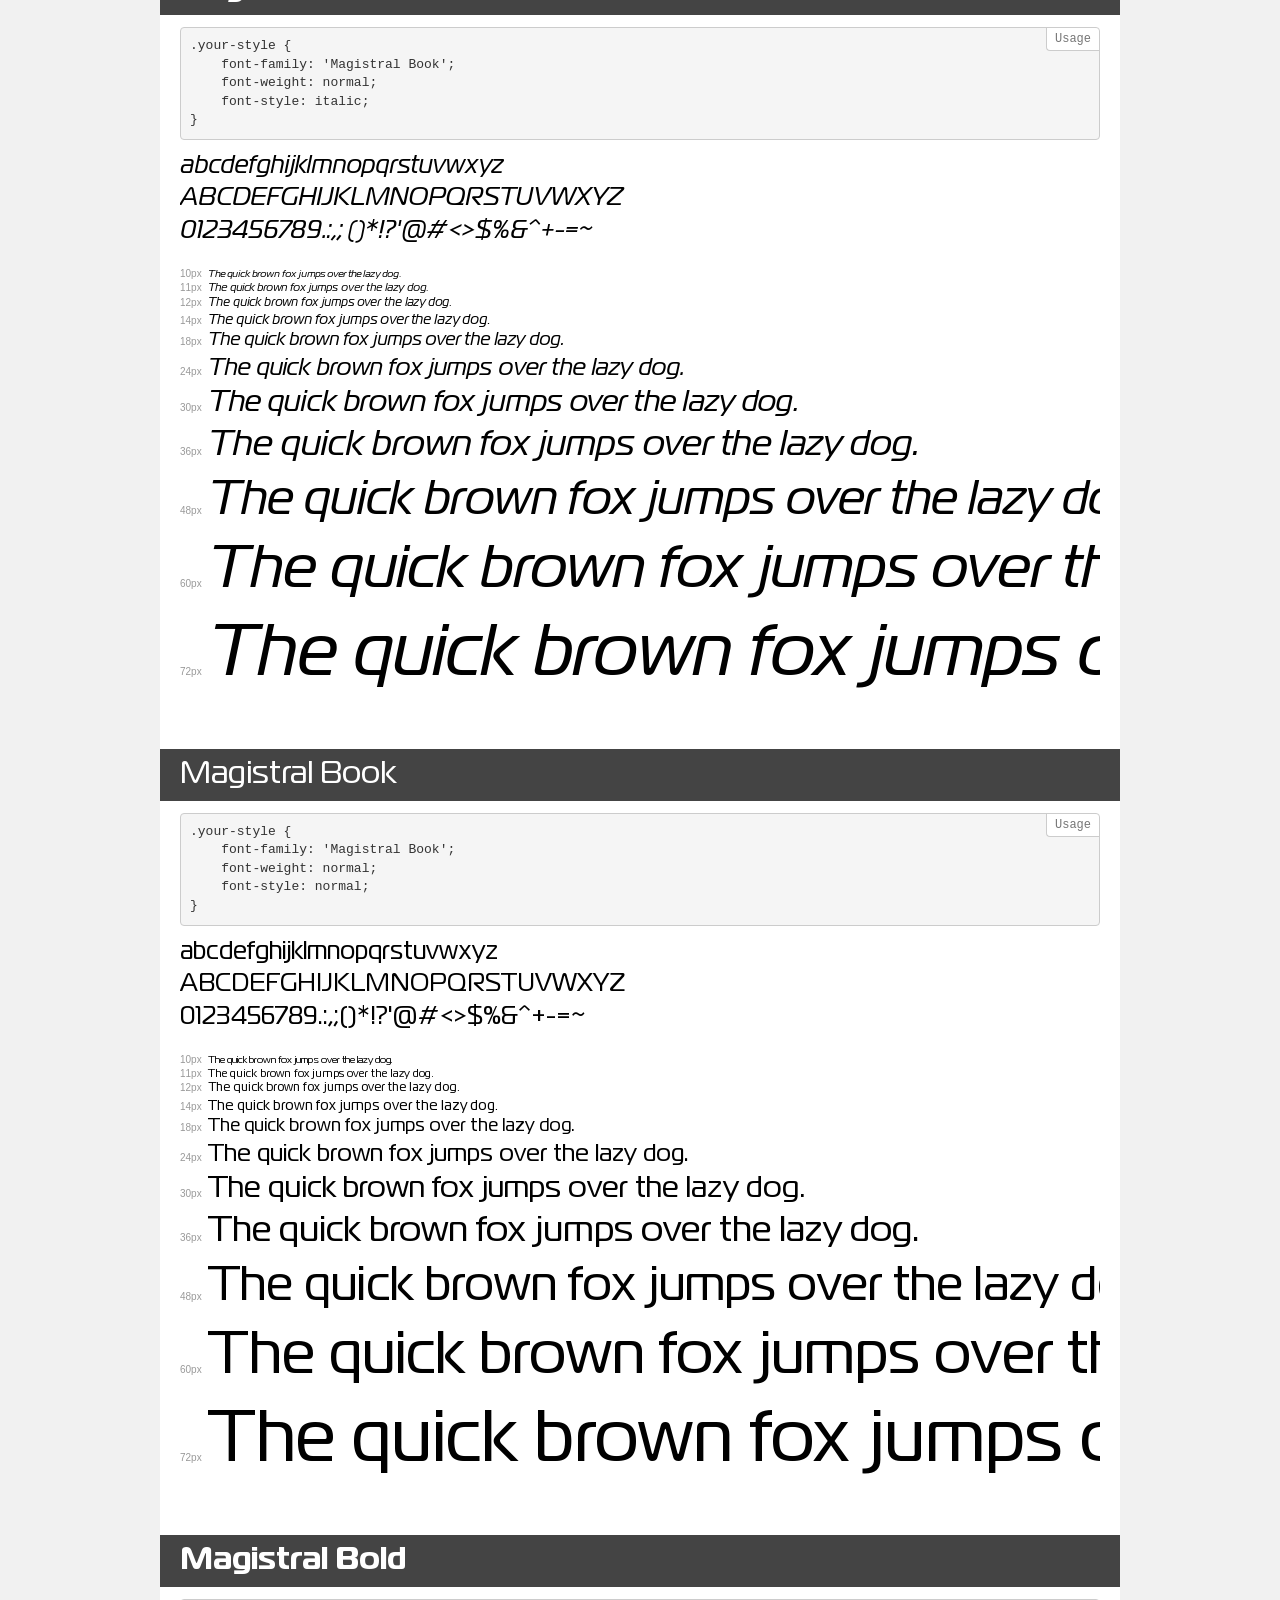
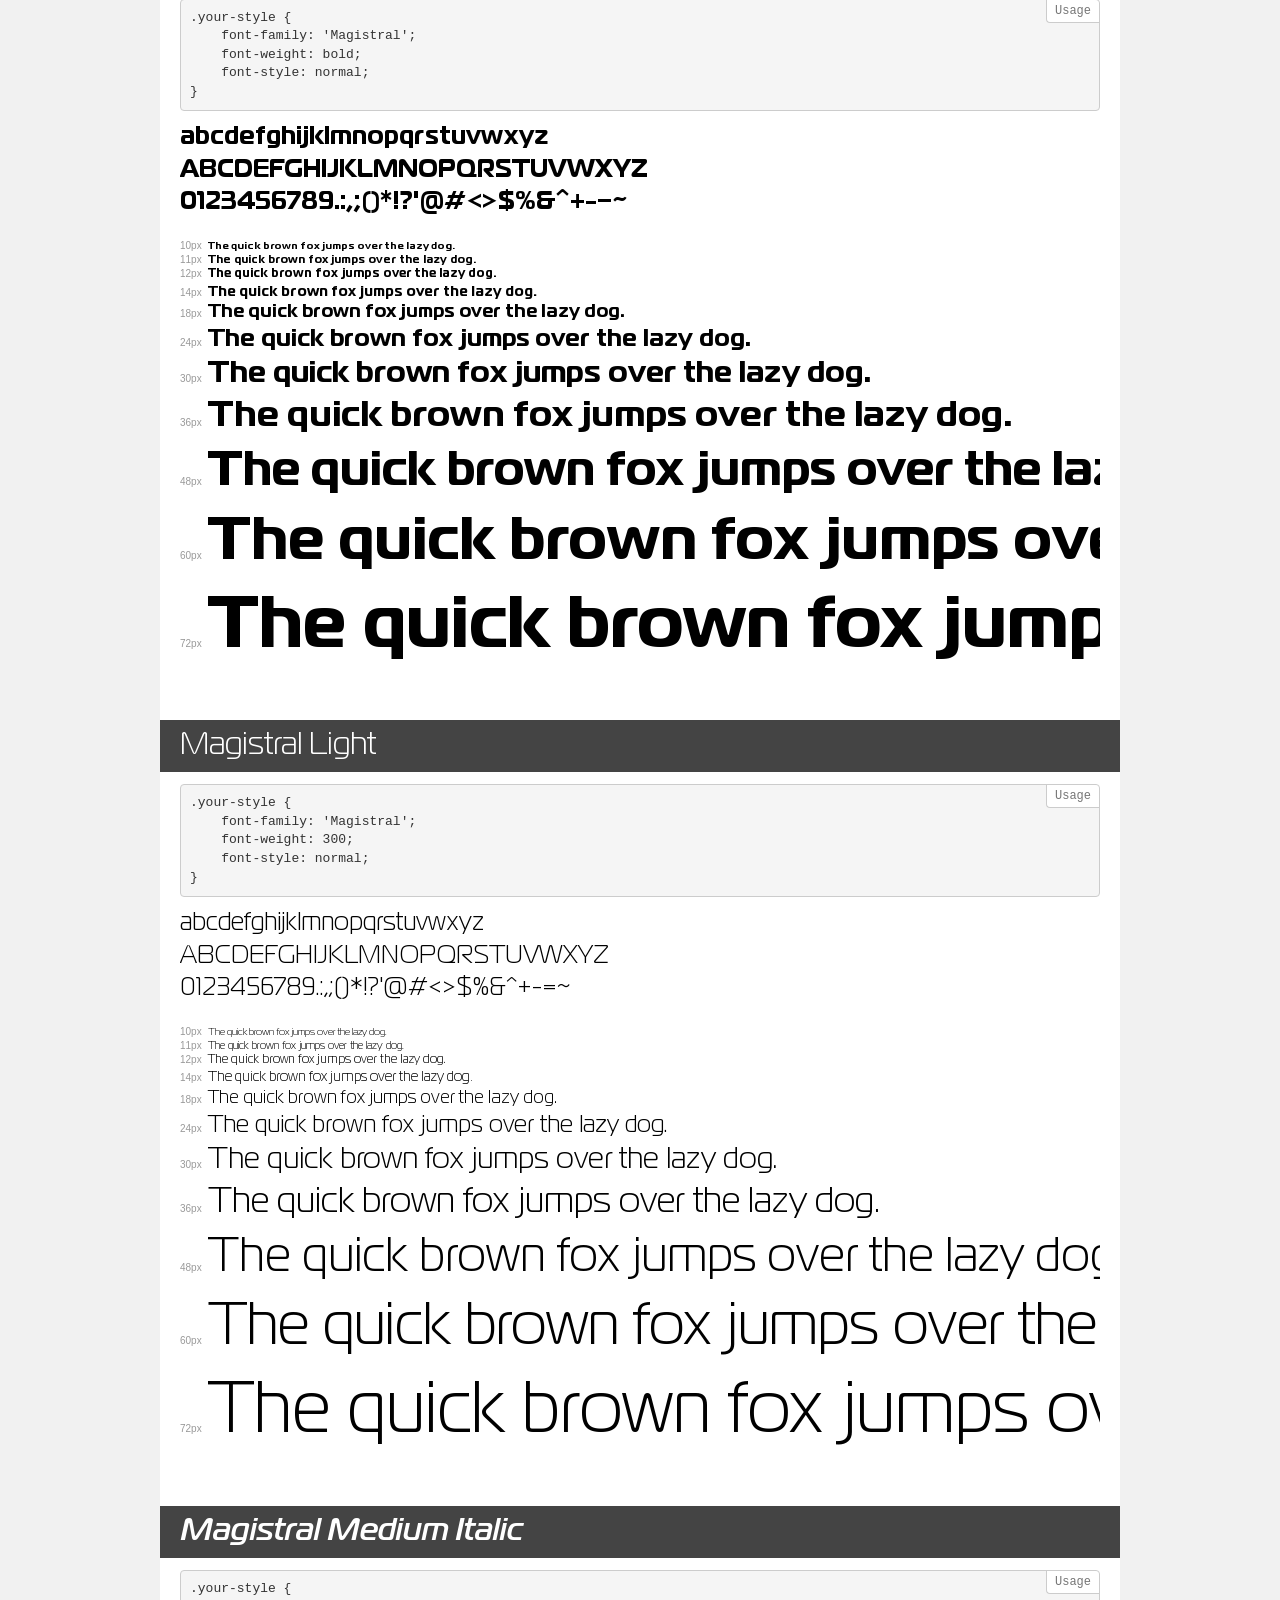
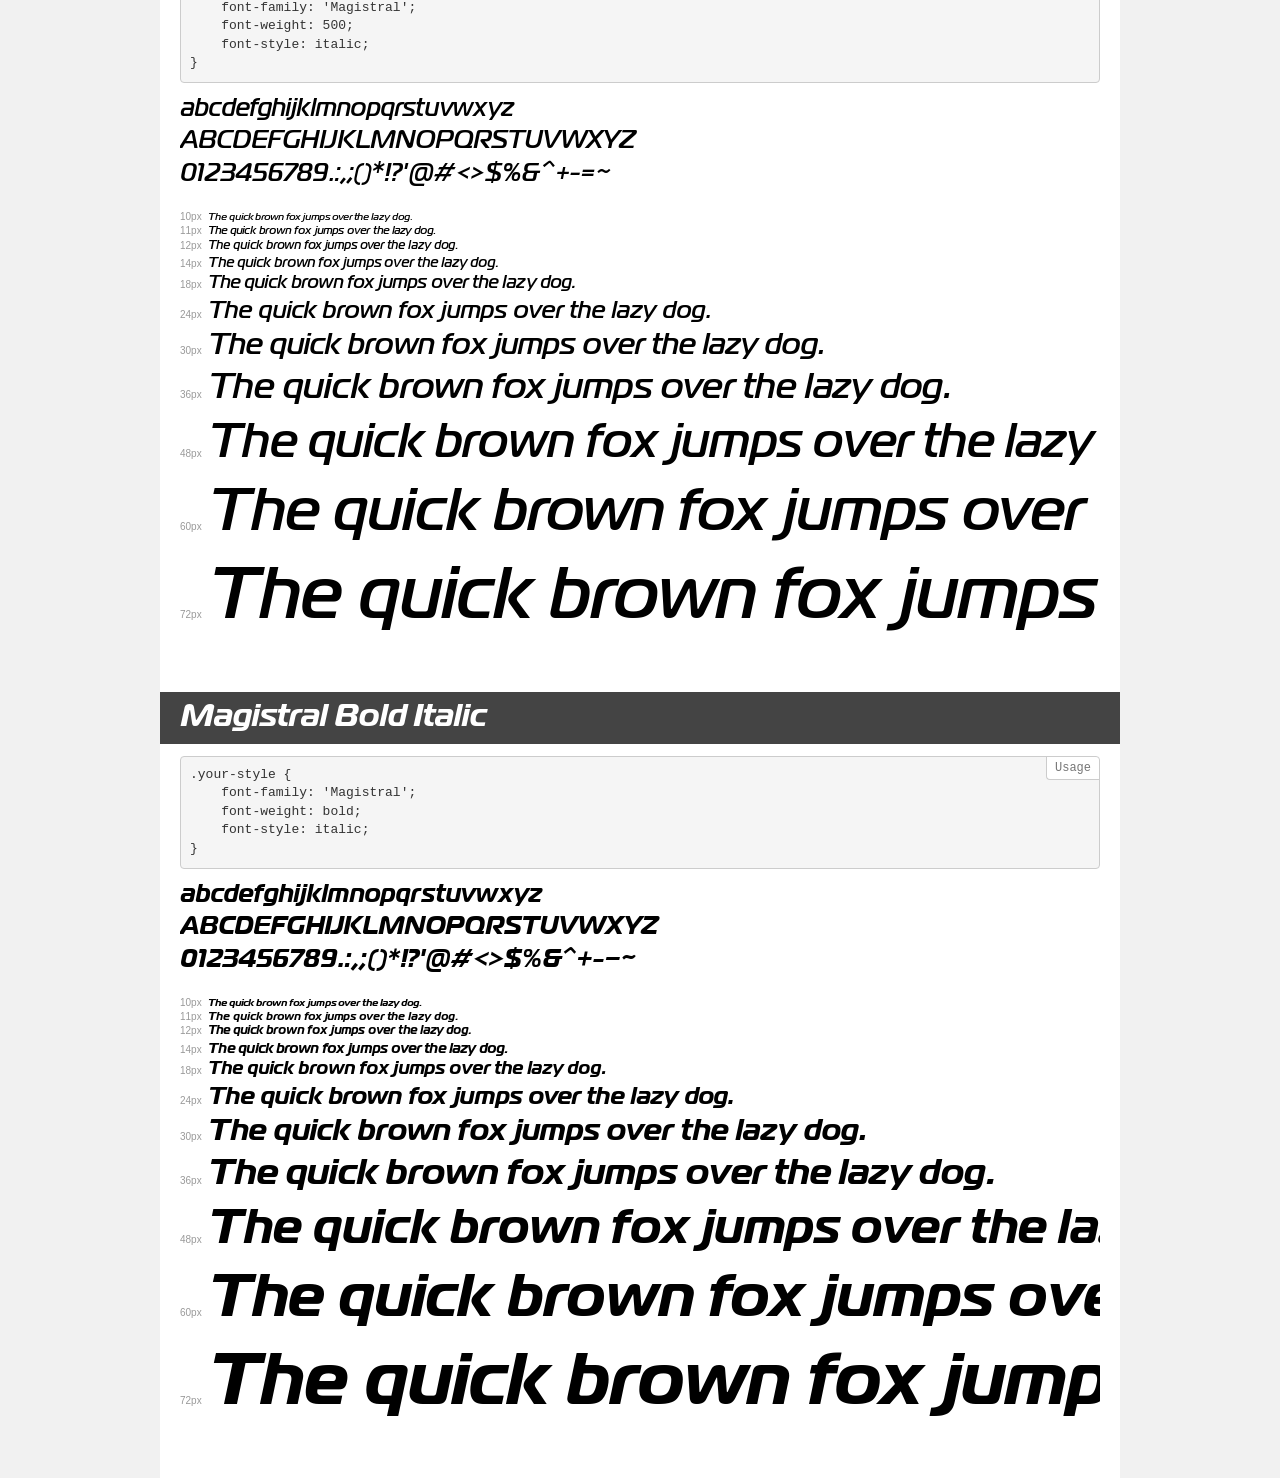
<file: fonts/magistral/demo.html>
<!DOCTYPE html>
<html>
<head>
    <meta charset="utf-8">
    <meta http-equiv="X-UA-Compatible" content="IE=edge">
    <meta name="viewport" content="width=device-width, initial-scale=1">
    <meta name="robots" content="noindex, noarchive">
    <meta name="format-detection" content="telephone=no">
    <title>Transfonter demo</title>
    <link href="stylesheet.css" rel="stylesheet">
    <style>
        /*
        http://meyerweb.com/eric/tools/css/reset/
        v2.0 | 20110126
        License: none (public domain)
        */
        html, body, div, span, applet, object, iframe,
        h1, h2, h3, h4, h5, h6, p, blockquote, pre,
        a, abbr, acronym, address, big, cite, code,
        del, dfn, em, img, ins, kbd, q, s, samp,
        small, strike, strong, sub, sup, tt, var,
        b, u, i, center,
        dl, dt, dd, ol, ul, li,
        fieldset, form, label, legend,
        table, caption, tbody, tfoot, thead, tr, th, td,
        article, aside, canvas, details, embed,
        figure, figcaption, footer, header, hgroup,
        menu, nav, output, ruby, section, summary,
        time, mark, audio, video {
            margin: 0;
            padding: 0;
            border: 0;
            font-size: 100%;
            font: inherit;
            vertical-align: baseline;
        }
        /* HTML5 display-role reset for older browsers */
        article, aside, details, figcaption, figure,
        footer, header, hgroup, menu, nav, section {
            display: block;
        }
        body {
            line-height: 1;
        }
        ol, ul {
            list-style: none;
        }
        blockquote, q {
            quotes: none;
        }
        blockquote:before, blockquote:after,
        q:before, q:after {
            content: '';
            content: none;
        }
        table {
            border-collapse: collapse;
            border-spacing: 0;
        }
        /* common styles */
        body {
            background: #f1f1f1;
            color: #000;
        }
        .page {
            background: #fff;
            width: 920px;
            margin: 0 auto;
            padding: 20px 20px 0 20px;
            overflow: hidden;
        }
        .font-container {
            overflow-x: auto;
            overflow-y: hidden;
            margin-bottom: 40px;
            line-height: 1.3;
            white-space: nowrap;
            padding-bottom: 5px;
        }
        h1 {
            position: relative;
            background: #444;
            font-size: 32px;
            color: #fff;
            padding: 10px 20px;
            margin: 0 -20px 12px -20px;
        }
        .letters {
            font-size: 25px;
            margin-bottom: 20px;
        }
        .s10:before {
            content: '10px';
        }
        .s11:before {
            content: '11px';
        }
        .s12:before {
            content: '12px';
        }
        .s14:before {
            content: '14px';
        }
        .s18:before {
            content: '18px';
        }
        .s24:before {
            content: '24px';
        }
        .s30:before {
            content: '30px';
        }
        .s36:before {
            content: '36px';
        }
        .s48:before {
            content: '48px';
        }
        .s60:before {
            content: '60px';
        }
        .s72:before {
            content: '72px';
        }
        .s10:before, .s11:before, .s12:before, .s14:before,
        .s18:before, .s24:before, .s30:before, .s36:before,
        .s48:before, .s60:before, .s72:before {
            font-family: Arial, sans-serif;
            font-size: 10px;
            font-weight: normal;
            font-style: normal;
            color: #999;
            padding-right: 6px;
        }
        pre {
            display: block;
            position: relative;
            padding: 9px;
            margin: 0 0 10px;
            font-family: Monaco, Menlo, Consolas, "Courier New", monospace !important;
            font-size: 13px;
            line-height: 1.428571429;
            color: #333;
            font-weight: normal !important;
            font-style: normal !important;
            background-color: #f5f5f5;
            border: 1px solid #ccc;
            overflow-x: auto;
            border-radius: 4px;
        }
        pre:after {
            display: block;
            position: absolute;
            right: 0;
            top: 0;
            content: 'Usage';
            line-height: 1;
            padding: 5px 8px;
            font-size: 12px;
            color: #767676;
            background-color: #fff;
            border: 1px solid #ccc;
            border-right: none;
            border-top: none;
            border-radius: 0 4px 0 4px;
            z-index: 10;
        }
        /* responsive */
        @media (max-width: 959px) {
            .page {
                width: auto;
                margin: 0;
            }
        }
    </style>
</head>
<body>
<div class="page">
    <div class="demo" style="font-family: 'Magistral Extra'; font-weight: 800; font-style: italic;">
        <h1>Magistral Extra Bold Italic</h1>
        <pre>.your-style {
    font-family: 'Magistral Extra';
    font-weight: 800;
    font-style: italic;
}</pre>
        <div class="font-container">
            <p class="letters">
                abcdefghijklmnopqrstuvwxyz<br>
ABCDEFGHIJKLMNOPQRSTUVWXYZ<br>
                0123456789.:,;()*!?'@#<>$%&^+-=~
            </p>
            <p class="s10" style="font-size: 10px;">The quick brown fox jumps over the lazy dog.</p>
            <p class="s11" style="font-size: 11px;">The quick brown fox jumps over the lazy dog.</p>
            <p class="s12" style="font-size: 12px;">The quick brown fox jumps over the lazy dog.</p>
            <p class="s14" style="font-size: 14px;">The quick brown fox jumps over the lazy dog.</p>
            <p class="s18" style="font-size: 18px;">The quick brown fox jumps over the lazy dog.</p>
            <p class="s24" style="font-size: 24px;">The quick brown fox jumps over the lazy dog.</p>
            <p class="s30" style="font-size: 30px;">The quick brown fox jumps over the lazy dog.</p>
            <p class="s36" style="font-size: 36px;">The quick brown fox jumps over the lazy dog.</p>
            <p class="s48" style="font-size: 48px;">The quick brown fox jumps over the lazy dog.</p>
            <p class="s60" style="font-size: 60px;">The quick brown fox jumps over the lazy dog.</p>
            <p class="s72" style="font-size: 72px;">The quick brown fox jumps over the lazy dog.</p>
        </div>
    </div>
    <div class="demo" style="font-family: 'Magistral'; font-weight: 300; font-style: italic;">
        <h1>Magistral Light Italic</h1>
        <pre>.your-style {
    font-family: 'Magistral';
    font-weight: 300;
    font-style: italic;
}</pre>
        <div class="font-container">
            <p class="letters">
                abcdefghijklmnopqrstuvwxyz<br>
ABCDEFGHIJKLMNOPQRSTUVWXYZ<br>
                0123456789.:,;()*!?'@#<>$%&^+-=~
            </p>
            <p class="s10" style="font-size: 10px;">The quick brown fox jumps over the lazy dog.</p>
            <p class="s11" style="font-size: 11px;">The quick brown fox jumps over the lazy dog.</p>
            <p class="s12" style="font-size: 12px;">The quick brown fox jumps over the lazy dog.</p>
            <p class="s14" style="font-size: 14px;">The quick brown fox jumps over the lazy dog.</p>
            <p class="s18" style="font-size: 18px;">The quick brown fox jumps over the lazy dog.</p>
            <p class="s24" style="font-size: 24px;">The quick brown fox jumps over the lazy dog.</p>
            <p class="s30" style="font-size: 30px;">The quick brown fox jumps over the lazy dog.</p>
            <p class="s36" style="font-size: 36px;">The quick brown fox jumps over the lazy dog.</p>
            <p class="s48" style="font-size: 48px;">The quick brown fox jumps over the lazy dog.</p>
            <p class="s60" style="font-size: 60px;">The quick brown fox jumps over the lazy dog.</p>
            <p class="s72" style="font-size: 72px;">The quick brown fox jumps over the lazy dog.</p>
        </div>
    </div>
    <div class="demo" style="font-family: 'Magistral Extra'; font-weight: 800; font-style: normal;">
        <h1>Magistral Extra Bold</h1>
        <pre>.your-style {
    font-family: 'Magistral Extra';
    font-weight: 800;
    font-style: normal;
}</pre>
        <div class="font-container">
            <p class="letters">
                abcdefghijklmnopqrstuvwxyz<br>
ABCDEFGHIJKLMNOPQRSTUVWXYZ<br>
                0123456789.:,;()*!?'@#<>$%&^+-=~
            </p>
            <p class="s10" style="font-size: 10px;">The quick brown fox jumps over the lazy dog.</p>
            <p class="s11" style="font-size: 11px;">The quick brown fox jumps over the lazy dog.</p>
            <p class="s12" style="font-size: 12px;">The quick brown fox jumps over the lazy dog.</p>
            <p class="s14" style="font-size: 14px;">The quick brown fox jumps over the lazy dog.</p>
            <p class="s18" style="font-size: 18px;">The quick brown fox jumps over the lazy dog.</p>
            <p class="s24" style="font-size: 24px;">The quick brown fox jumps over the lazy dog.</p>
            <p class="s30" style="font-size: 30px;">The quick brown fox jumps over the lazy dog.</p>
            <p class="s36" style="font-size: 36px;">The quick brown fox jumps over the lazy dog.</p>
            <p class="s48" style="font-size: 48px;">The quick brown fox jumps over the lazy dog.</p>
            <p class="s60" style="font-size: 60px;">The quick brown fox jumps over the lazy dog.</p>
            <p class="s72" style="font-size: 72px;">The quick brown fox jumps over the lazy dog.</p>
        </div>
    </div>
    <div class="demo" style="font-family: 'Magistral'; font-weight: 500; font-style: normal;">
        <h1>Magistral Medium</h1>
        <pre>.your-style {
    font-family: 'Magistral';
    font-weight: 500;
    font-style: normal;
}</pre>
        <div class="font-container">
            <p class="letters">
                abcdefghijklmnopqrstuvwxyz<br>
ABCDEFGHIJKLMNOPQRSTUVWXYZ<br>
                0123456789.:,;()*!?'@#<>$%&^+-=~
            </p>
            <p class="s10" style="font-size: 10px;">The quick brown fox jumps over the lazy dog.</p>
            <p class="s11" style="font-size: 11px;">The quick brown fox jumps over the lazy dog.</p>
            <p class="s12" style="font-size: 12px;">The quick brown fox jumps over the lazy dog.</p>
            <p class="s14" style="font-size: 14px;">The quick brown fox jumps over the lazy dog.</p>
            <p class="s18" style="font-size: 18px;">The quick brown fox jumps over the lazy dog.</p>
            <p class="s24" style="font-size: 24px;">The quick brown fox jumps over the lazy dog.</p>
            <p class="s30" style="font-size: 30px;">The quick brown fox jumps over the lazy dog.</p>
            <p class="s36" style="font-size: 36px;">The quick brown fox jumps over the lazy dog.</p>
            <p class="s48" style="font-size: 48px;">The quick brown fox jumps over the lazy dog.</p>
            <p class="s60" style="font-size: 60px;">The quick brown fox jumps over the lazy dog.</p>
            <p class="s72" style="font-size: 72px;">The quick brown fox jumps over the lazy dog.</p>
        </div>
    </div>
    <div class="demo" style="font-family: 'Magistral Book'; font-weight: normal; font-style: italic;">
        <h1>Magistral Book Italic</h1>
        <pre>.your-style {
    font-family: 'Magistral Book';
    font-weight: normal;
    font-style: italic;
}</pre>
        <div class="font-container">
            <p class="letters">
                abcdefghijklmnopqrstuvwxyz<br>
ABCDEFGHIJKLMNOPQRSTUVWXYZ<br>
                0123456789.:,;()*!?'@#<>$%&^+-=~
            </p>
            <p class="s10" style="font-size: 10px;">The quick brown fox jumps over the lazy dog.</p>
            <p class="s11" style="font-size: 11px;">The quick brown fox jumps over the lazy dog.</p>
            <p class="s12" style="font-size: 12px;">The quick brown fox jumps over the lazy dog.</p>
            <p class="s14" style="font-size: 14px;">The quick brown fox jumps over the lazy dog.</p>
            <p class="s18" style="font-size: 18px;">The quick brown fox jumps over the lazy dog.</p>
            <p class="s24" style="font-size: 24px;">The quick brown fox jumps over the lazy dog.</p>
            <p class="s30" style="font-size: 30px;">The quick brown fox jumps over the lazy dog.</p>
            <p class="s36" style="font-size: 36px;">The quick brown fox jumps over the lazy dog.</p>
            <p class="s48" style="font-size: 48px;">The quick brown fox jumps over the lazy dog.</p>
            <p class="s60" style="font-size: 60px;">The quick brown fox jumps over the lazy dog.</p>
            <p class="s72" style="font-size: 72px;">The quick brown fox jumps over the lazy dog.</p>
        </div>
    </div>
    <div class="demo" style="font-family: 'Magistral Book'; font-weight: normal; font-style: normal;">
        <h1>Magistral Book</h1>
        <pre>.your-style {
    font-family: 'Magistral Book';
    font-weight: normal;
    font-style: normal;
}</pre>
        <div class="font-container">
            <p class="letters">
                abcdefghijklmnopqrstuvwxyz<br>
ABCDEFGHIJKLMNOPQRSTUVWXYZ<br>
                0123456789.:,;()*!?'@#<>$%&^+-=~
            </p>
            <p class="s10" style="font-size: 10px;">The quick brown fox jumps over the lazy dog.</p>
            <p class="s11" style="font-size: 11px;">The quick brown fox jumps over the lazy dog.</p>
            <p class="s12" style="font-size: 12px;">The quick brown fox jumps over the lazy dog.</p>
            <p class="s14" style="font-size: 14px;">The quick brown fox jumps over the lazy dog.</p>
            <p class="s18" style="font-size: 18px;">The quick brown fox jumps over the lazy dog.</p>
            <p class="s24" style="font-size: 24px;">The quick brown fox jumps over the lazy dog.</p>
            <p class="s30" style="font-size: 30px;">The quick brown fox jumps over the lazy dog.</p>
            <p class="s36" style="font-size: 36px;">The quick brown fox jumps over the lazy dog.</p>
            <p class="s48" style="font-size: 48px;">The quick brown fox jumps over the lazy dog.</p>
            <p class="s60" style="font-size: 60px;">The quick brown fox jumps over the lazy dog.</p>
            <p class="s72" style="font-size: 72px;">The quick brown fox jumps over the lazy dog.</p>
        </div>
    </div>
    <div class="demo" style="font-family: 'Magistral'; font-weight: bold; font-style: normal;">
        <h1>Magistral Bold</h1>
        <pre>.your-style {
    font-family: 'Magistral';
    font-weight: bold;
    font-style: normal;
}</pre>
        <div class="font-container">
            <p class="letters">
                abcdefghijklmnopqrstuvwxyz<br>
ABCDEFGHIJKLMNOPQRSTUVWXYZ<br>
                0123456789.:,;()*!?'@#<>$%&^+-=~
            </p>
            <p class="s10" style="font-size: 10px;">The quick brown fox jumps over the lazy dog.</p>
            <p class="s11" style="font-size: 11px;">The quick brown fox jumps over the lazy dog.</p>
            <p class="s12" style="font-size: 12px;">The quick brown fox jumps over the lazy dog.</p>
            <p class="s14" style="font-size: 14px;">The quick brown fox jumps over the lazy dog.</p>
            <p class="s18" style="font-size: 18px;">The quick brown fox jumps over the lazy dog.</p>
            <p class="s24" style="font-size: 24px;">The quick brown fox jumps over the lazy dog.</p>
            <p class="s30" style="font-size: 30px;">The quick brown fox jumps over the lazy dog.</p>
            <p class="s36" style="font-size: 36px;">The quick brown fox jumps over the lazy dog.</p>
            <p class="s48" style="font-size: 48px;">The quick brown fox jumps over the lazy dog.</p>
            <p class="s60" style="font-size: 60px;">The quick brown fox jumps over the lazy dog.</p>
            <p class="s72" style="font-size: 72px;">The quick brown fox jumps over the lazy dog.</p>
        </div>
    </div>
    <div class="demo" style="font-family: 'Magistral'; font-weight: 300; font-style: normal;">
        <h1>Magistral Light</h1>
        <pre>.your-style {
    font-family: 'Magistral';
    font-weight: 300;
    font-style: normal;
}</pre>
        <div class="font-container">
            <p class="letters">
                abcdefghijklmnopqrstuvwxyz<br>
ABCDEFGHIJKLMNOPQRSTUVWXYZ<br>
                0123456789.:,;()*!?'@#<>$%&^+-=~
            </p>
            <p class="s10" style="font-size: 10px;">The quick brown fox jumps over the lazy dog.</p>
            <p class="s11" style="font-size: 11px;">The quick brown fox jumps over the lazy dog.</p>
            <p class="s12" style="font-size: 12px;">The quick brown fox jumps over the lazy dog.</p>
            <p class="s14" style="font-size: 14px;">The quick brown fox jumps over the lazy dog.</p>
            <p class="s18" style="font-size: 18px;">The quick brown fox jumps over the lazy dog.</p>
            <p class="s24" style="font-size: 24px;">The quick brown fox jumps over the lazy dog.</p>
            <p class="s30" style="font-size: 30px;">The quick brown fox jumps over the lazy dog.</p>
            <p class="s36" style="font-size: 36px;">The quick brown fox jumps over the lazy dog.</p>
            <p class="s48" style="font-size: 48px;">The quick brown fox jumps over the lazy dog.</p>
            <p class="s60" style="font-size: 60px;">The quick brown fox jumps over the lazy dog.</p>
            <p class="s72" style="font-size: 72px;">The quick brown fox jumps over the lazy dog.</p>
        </div>
    </div>
    <div class="demo" style="font-family: 'Magistral'; font-weight: 500; font-style: italic;">
        <h1>Magistral Medium Italic</h1>
        <pre>.your-style {
    font-family: 'Magistral';
    font-weight: 500;
    font-style: italic;
}</pre>
        <div class="font-container">
            <p class="letters">
                abcdefghijklmnopqrstuvwxyz<br>
ABCDEFGHIJKLMNOPQRSTUVWXYZ<br>
                0123456789.:,;()*!?'@#<>$%&^+-=~
            </p>
            <p class="s10" style="font-size: 10px;">The quick brown fox jumps over the lazy dog.</p>
            <p class="s11" style="font-size: 11px;">The quick brown fox jumps over the lazy dog.</p>
            <p class="s12" style="font-size: 12px;">The quick brown fox jumps over the lazy dog.</p>
            <p class="s14" style="font-size: 14px;">The quick brown fox jumps over the lazy dog.</p>
            <p class="s18" style="font-size: 18px;">The quick brown fox jumps over the lazy dog.</p>
            <p class="s24" style="font-size: 24px;">The quick brown fox jumps over the lazy dog.</p>
            <p class="s30" style="font-size: 30px;">The quick brown fox jumps over the lazy dog.</p>
            <p class="s36" style="font-size: 36px;">The quick brown fox jumps over the lazy dog.</p>
            <p class="s48" style="font-size: 48px;">The quick brown fox jumps over the lazy dog.</p>
            <p class="s60" style="font-size: 60px;">The quick brown fox jumps over the lazy dog.</p>
            <p class="s72" style="font-size: 72px;">The quick brown fox jumps over the lazy dog.</p>
        </div>
    </div>
    <div class="demo" style="font-family: 'Magistral'; font-weight: bold; font-style: italic;">
        <h1>Magistral Bold Italic</h1>
        <pre>.your-style {
    font-family: 'Magistral';
    font-weight: bold;
    font-style: italic;
}</pre>
        <div class="font-container">
            <p class="letters">
                abcdefghijklmnopqrstuvwxyz<br>
ABCDEFGHIJKLMNOPQRSTUVWXYZ<br>
                0123456789.:,;()*!?'@#<>$%&^+-=~
            </p>
            <p class="s10" style="font-size: 10px;">The quick brown fox jumps over the lazy dog.</p>
            <p class="s11" style="font-size: 11px;">The quick brown fox jumps over the lazy dog.</p>
            <p class="s12" style="font-size: 12px;">The quick brown fox jumps over the lazy dog.</p>
            <p class="s14" style="font-size: 14px;">The quick brown fox jumps over the lazy dog.</p>
            <p class="s18" style="font-size: 18px;">The quick brown fox jumps over the lazy dog.</p>
            <p class="s24" style="font-size: 24px;">The quick brown fox jumps over the lazy dog.</p>
            <p class="s30" style="font-size: 30px;">The quick brown fox jumps over the lazy dog.</p>
            <p class="s36" style="font-size: 36px;">The quick brown fox jumps over the lazy dog.</p>
            <p class="s48" style="font-size: 48px;">The quick brown fox jumps over the lazy dog.</p>
            <p class="s60" style="font-size: 60px;">The quick brown fox jumps over the lazy dog.</p>
            <p class="s72" style="font-size: 72px;">The quick brown fox jumps over the lazy dog.</p>
        </div>
    </div>
</div>
</body>
</html>
</file>
<file: style.css>
/* ============================================= */
/* FLAGSHIP.COM — HOJA DE ESTILOS GLOBAL         */
/* Sitio hecho por: Jurado Flores Santiago       */
/* @sarethjpg                                    */
/* ============================================= */


/* ============================================= */
/* BLOQUE: Reset y normalización                 */
/* ============================================= */
*,
*::before,
*::after {
    margin: 0;
    padding: 0;
    box-sizing: border-box;
}


/* ============================================= */
/* BLOQUE: Escalado fluido global                */
/* 1rem escala entre 9px y 16px según el ancho   */
/* de pantalla → todo el sitio se adapta solo    */
/* ============================================= */
html {
    font-size: clamp(9px, 0.833vw, 16px);
    scroll-behavior: smooth;
}


/* ============================================= */
/* BLOQUE: Fuentes locales (Magistral / Object)  */
/* ============================================= */

/* ---------- MAGISTRAL ---------- */

/* Light 300 */
@font-face {
    font-family: 'Magistral';
    src: url('fonts/magistral/Magistral-Light.woff2') format('woff2'),
         url('fonts/magistral/Magistral-Light.woff') format('woff'),
         url('fonts/magistral/Magistral-Light.ttf') format('truetype');
    font-weight: 300;
    font-style: normal;
    font-display: swap;
}
@font-face {
    font-family: 'Magistral';
    src: url('fonts/magistral/Magistral-LightItalic.woff2') format('woff2'),
         url('fonts/magistral/Magistral-LightItalic.woff') format('woff'),
         url('fonts/magistral/Magistral-LightItalic.ttf') format('truetype');
    font-weight: 300;
    font-style: italic;
    font-display: swap;
}

/* Book 400 */
@font-face {
    font-family: 'Magistral';
    src: url('fonts/magistral/Magistral-Book.woff2') format('woff2'),
         url('fonts/magistral/Magistral-Book.woff') format('woff'),
         url('fonts/magistral/Magistral-Book.ttf') format('truetype');
    font-weight: 400;
    font-style: normal;
    font-display: swap;
}
@font-face {
    font-family: 'Magistral';
    src: url('fonts/magistral/Magistral-BookItalic.woff2') format('woff2'),
         url('fonts/magistral/Magistral-BookItalic.woff') format('woff'),
         url('fonts/magistral/Magistral-BookItalic.ttf') format('truetype');
    font-weight: 400;
    font-style: italic;
    font-display: swap;
}

/* Medium 500 */
@font-face {
    font-family: 'Magistral';
    src: url('fonts/magistral/Magistral-Medium.woff2') format('woff2'),
         url('fonts/magistral/Magistral-Medium.woff') format('woff'),
         url('fonts/magistral/Magistral-Medium.ttf') format('truetype');
    font-weight: 500;
    font-style: normal;
    font-display: swap;
}
@font-face {
    font-family: 'Magistral';
    src: url('fonts/magistral/Magistral-MediumItalic.woff2') format('woff2'),
         url('fonts/magistral/Magistral-MediumItalic.woff') format('woff'),
         url('fonts/magistral/Magistral-MediumItalic.ttf') format('truetype');
    font-weight: 500;
    font-style: italic;
    font-display: swap;
}

/* Bold 700 */
@font-face {
    font-family: 'Magistral';
    src: url('fonts/magistral/Magistral-Bold.woff2') format('woff2'),
         url('fonts/magistral/Magistral-Bold.woff') format('woff'),
         url('fonts/magistral/Magistral-Bold.ttf') format('truetype');
    font-weight: 700;
    font-style: normal;
    font-display: swap;
}
@font-face {
    font-family: 'Magistral';
    src: url('fonts/magistral/Magistral-BoldItalic.woff2') format('woff2'),
         url('fonts/magistral/Magistral-BoldItalic.woff') format('woff'),
         url('fonts/magistral/Magistral-BoldItalic.ttf') format('truetype');
    font-weight: 700;
    font-style: italic;
    font-display: swap;
}

/* ExtraBold 800 */
@font-face {
    font-family: 'Magistral';
    src: url('fonts/magistral/Magistral-ExtraBold.woff2') format('woff2'),
         url('fonts/magistral/Magistral-ExtraBold.woff') format('woff'),
         url('fonts/magistral/Magistral-ExtraBold.ttf') format('truetype');
    font-weight: 800;
    font-style: normal;
    font-display: swap;
}
@font-face {
    font-family: 'Magistral';
    src: url('fonts/magistral/Magistral-ExtraBoldItalic.woff2') format('woff2'),
         url('fonts/magistral/Magistral-ExtraBoldItalic.woff') format('woff'),
         url('fonts/magistral/Magistral-ExtraBoldItalic.ttf') format('truetype');
    font-weight: 800;
    font-style: italic;
    font-display: swap;
}

/* ---------- OBJECT ---------- */
/* Solo viene en .otf. Mapeo:
   Regular → 400 normal
   Slanted → 400 italic
   Heavy   → 700 normal
   HeavySlanted → 700 italic */

@font-face {
    font-family: 'Object';
    src: url('fonts/object/ObjectSansRegular.otf') format('opentype');
    font-weight: 400;
    font-style: normal;
    font-display: swap;
}
@font-face {
    font-family: 'Object';
    src: url('fonts/object/ObjectSansSlanted.otf') format('opentype');
    font-weight: 400;
    font-style: italic;
    font-display: swap;
}
@font-face {
    font-family: 'Object';
    src: url('fonts/object/ObjectSansHeavy.otf') format('opentype');
    font-weight: 700;
    font-style: normal;
    font-display: swap;
}
@font-face {
    font-family: 'Object';
    src: url('fonts/object/ObjectSansHeavySlanted.otf') format('opentype');
    font-weight: 700;
    font-style: italic;
    font-display: swap;
}

/* ---------- SMILE MOON ---------- */
@font-face {
    font-family: 'Smile Moon';
    src: url('fonts/smile_moon/smile_moon.otf') format('opentype');
    font-weight: normal;
    font-style: normal;
    font-display: swap;
}


/* ============================================= */
/* BLOQUE: Variables globales                    */
/* ============================================= */
:root {
    /* --- Colores de marca --- */
    --color-morado-obscuro: #2b1b66;
    --color-morado-claro:   #66558c;
    --color-verde:          #5faf3c;
    --color-blanco:         #FFFFFF;
    --color-negro:          #000000;

    /* --- Colores de uso general --- */
    --color-texto:          #434343;
    --color-fondo:          #FFFFFF;

    /* --- Familias tipográficas --- */
    --fuente-principal:   'Magistral', sans-serif;
    --fuente-secundaria:  'Object', sans-serif;
    --fuente-terciaria:   'Montserrat', sans-serif;
    --fuente-flecha:      'Oswald', sans-serif;

    /* --- Alturas críticas (navbar) --- */
    --altura-navbar:        7.4rem;
    --altura-navbar-movil:  4.7rem;
}


/* ============================================= */
/* BLOQUE: Estilos base del body                 */
/* ============================================= */
body {
    font-family: var(--fuente-terciaria);
    font-weight: 400;
    font-size: 1rem;
    line-height: 1.5;
    color: var(--color-texto);
    background-color: var(--color-fondo);
    overflow-x: hidden;
    -webkit-font-smoothing: antialiased;
    -moz-osx-font-smoothing: grayscale;
}

/* --- Encabezados --- */
h1, h2, h3, h4, h5, h6 {
    font-family: var(--fuente-principal);
    font-weight: 700;
    line-height: 1.15;
    color: var(--color-morado-obscuro);
}

/* --- Párrafos --- */
p {
    font-family: var(--fuente-terciaria);
    font-weight: 400;
    line-height: 1.5;
}

/* --- Enlaces --- */
a {
    color: inherit;
    text-decoration: none;
}

/* --- Media --- */
img,
picture,
video,
canvas,
svg {
    display: block;
    max-width: 100%;
}

/* --- Formularios --- */
button,
input,
textarea,
select {
    font: inherit;
    color: inherit;
}

button {
    background: none;
    border: none;
    cursor: pointer;
}

/* --- Listas --- */
ul,
ol {
    list-style: none;
}


/* ============================================= */
/* BLOQUE: Animaciones al scroll (sistema base)  */
/* Se activan agregando ".anim" + una variante   */
/* (.anim-fade-up, etc.) al HTML.                */
/* El JS les añade ".visible" al entrar al DOM.  */
/* ============================================= */
.anim {
    opacity: 0;
    transition: opacity 0.7s cubic-bezier(0.22, 1, 0.36, 1),
                transform 0.7s cubic-bezier(0.22, 1, 0.36, 1);
    will-change: opacity, transform;
}

/* --- Variantes de dirección --- */
.anim-fade-up    { transform: translateY(30px); }
.anim-fade-down  { transform: translateY(-30px); }
.anim-fade-left  { transform: translateX(-40px); }
.anim-fade-right { transform: translateX(40px); }
.anim-fade-in    { transform: none; }
.anim-zoom       { transform: scale(0.94); }

/* --- Estado activo (lo aplica JS al entrar al viewport) --- */
.anim.visible {
    opacity: 1;
    transform: translate(0, 0) scale(1);
}

/* --- Stagger: retardos escalonados --- */
.anim-delay-1 { transition-delay: 0.10s; }
.anim-delay-2 { transition-delay: 0.20s; }
.anim-delay-3 { transition-delay: 0.30s; }
.anim-delay-4 { transition-delay: 0.40s; }
.anim-delay-5 { transition-delay: 0.50s; }
.anim-delay-6 { transition-delay: 0.60s; }


/* ============================================= */
/* BLOQUE: Accesibilidad — reduce motion         */
/* ============================================= */
@media (prefers-reduced-motion: reduce) {
    *,
    *::before,
    *::after {
        animation-duration: 0.01ms !important;
        animation-iteration-count: 1 !important;
        transition-duration: 0.01ms !important;
        scroll-behavior: auto !important;
    }

    .anim {
        opacity: 1;
        transform: none;
        transition: none;
    }
}


/* ============================================= */
/* BLOQUE: Scroll-margin de secciones con id     */
/* Evita que la navbar fija tape el título al    */
/* hacer autoscroll desde enlaces internos.      */
/* ============================================= */
section[id] {
    scroll-margin-top: var(--altura-navbar);
}


/* ============================================= */
/* BLOQUE: RESPONSIVE MÓVIL (≤ 768px)            */
/* Congela el escalado y reajusta la navbar      */
/* ============================================= */
@media (max-width: 768px) {

    html {
        font-size: 14px;
    }

    :root {
        --altura-navbar: var(--altura-navbar-movil);
    }

    section[id] {
        scroll-margin-top: var(--altura-navbar-movil);
    }
}

/* ============================================= */
/* BLOQUE: Navbar                                */
/* ============================================= */
.navbar {
    /* ⬇ VARIABLES AJUSTABLES DE ESTA SECCIÓN */
    --navbar-margin-lateral:   2.5rem;   /* Separación de los extremos de la página */
    --navbar-logo-ancho:       13rem;     /* Ancho del logo (define la altura de la navbar) */
    --navbar-gap-derecha:      8rem;     /* Gap entre pestañas y grupo CTA */
    --navbar-gap-pestanas:     4rem;   /* Gap horizontal entre pestañas */
    --navbar-gap-cta:          2rem;     /* Gap entre botón y icono de WhatsApp */
    --navbar-pestana-fuente:   1.1rem;   /* Tamaño de fuente de las pestañas */
    --navbar-btn-fuente:       1rem;     /* Tamaño de fuente del botón */
    --navbar-btn-padding-y:    0.2rem;   /* Padding vertical del botón */
    --navbar-btn-padding-x:    2rem;   /* Padding horizontal del botón */
    --navbar-whatsapp-size:    5.5rem;   /* Tamaño del icono de WhatsApp */

    background-color: var(--color-blanco);
    width: 100%;
    position: fixed;
    top: 0;
    left: 0;
    z-index: 1000;
    box-shadow: 0 0.125rem 0.625rem rgba(0, 0, 0, 0.08);
    transition: transform 0.3s ease-in-out;
}

/* Clase dinámica (JS): oculta la navbar al hacer scroll hacia abajo */
.navbar-oculta {
    transform: translateY(-100%);
}

/* Contenedor general: aplica el margen lateral y distribuye los 3 bloques */
.navbar-contenedor {
    display: flex;
    justify-content: space-between;
    align-items: center;
    margin: 0 var(--navbar-margin-lateral);
    /* Sin margin vertical → la altura la define el logo */
}

/* ============================================= */
/* BLOQUE: Logo (izquierda)                      */
/* ============================================= */
.navbar-logo-link {
    display: flex;
    align-items: center;
    flex-shrink: 0;
}

.navbar-logo {
    width: var(--navbar-logo-ancho);
    height: auto;
    display: block;
    margin: 1.5rem;
}

/* ============================================= */
/* BLOQUE: Lado derecho (pestañas + CTA)         */
/* ============================================= */
.navbar-derecha {
    display: flex;
    align-items: center;
    gap: var(--navbar-gap-derecha);
}

/* ============================================= */
/* BLOQUE: Pestañas de navegación                */
/* ============================================= */
.navbar-pestanas {
    display: flex;
    align-items: center;
    gap: var(--navbar-gap-pestanas);
}

.navbar-pestana {
    font-family: var(--fuente-terciaria);
    font-weight: 650;
    color: var(--color-texto);
    font-size: var(--navbar-pestana-fuente);
    text-decoration: none;
    position: relative;
    padding: 0.4rem 0;
    white-space: nowrap;
    transition: color 0.3s ease;
}

/* Línea verde inferior: aparece del centro hacia los lados */
.navbar-pestana::after {
    content: '';
    position: absolute;
    bottom: 0;
    left: 0;
    width: 100%;
    height: 0.15rem;
    background-color: var(--color-verde);
    transform: scaleX(0);
    transform-origin: center;
    transition: transform 0.3s ease;
}

.navbar-pestana:hover {
    color: var(--color-verde);
}

.navbar-pestana:hover::after {
    transform: scaleX(1.1);
    height: 0.3rem;
}

/* ============================================= */
/* BLOQUE: Grupo CTA (botón + WhatsApp)          */
/* ============================================= */
.navbar-cta-grupo {
    display: flex;
    align-items: center;
    gap: var(--navbar-gap-cta);
    margin-right: 3rem;
}

/* Botón "Cotiza ahora" con degradado verde */
.navbar-btn-cotiza {
    display: inline-flex;
    align-items: center;
    justify-content: center;
    font-family: var(--fuente-terciaria);
    font-weight: 600;
    color: var(--color-blanco);
    font-size: var(--navbar-btn-fuente);
    background: linear-gradient(to right, #76ba4d, #4cb648);
    padding: var(--navbar-btn-padding-y) var(--navbar-btn-padding-x);
    border-radius: 50rem;
    text-decoration: none;
    white-space: nowrap;
    transition: filter 0.3s ease, transform 0.3s ease;
}

.navbar-btn-cotiza:hover {
    filter: brightness(1.08);
    transform: scale(1.03);
}

/* Icono WhatsApp */
.navbar-whatsapp-link {
    display: inline-flex;
    align-items: center;
    justify-content: center;
    flex-shrink: 0;
    transition: transform 0.3s ease;
}

.navbar-whatsapp-link:hover {
    transform: scale(1.1);
}

.navbar-whatsapp-icono {
    width: var(--navbar-whatsapp-size);
    height: auto;
    display: block;
}

/* ============================================= */
/* BLOQUE: Navbar — Botón hamburguesa            */
/* Oculto en desktop, visible solo en móvil.     */
/* ============================================= */
.navbar-hamburguesa {
    display: none;
}


/* ============================================= */
/* BLOQUE: Navbar — RESPONSIVE MÓVIL (≤ 768px)   */
/* Barra superior: logo + hamburguesa.           */
/* Pestañas y CTA pasan a dropdown desplegable.  */
/* ============================================= */
@media (max-width: 768px) {

    /* ------------------------------------------------- */
    /* Contenedor: reduce el margen lateral              */
    /* ------------------------------------------------- */
    .navbar-contenedor {
        margin: 0 1.2rem;
    }

    /* Logo más compacto */
    .navbar-logo {
        width: 9rem;
        margin: 0.6rem 0;
    }

    /* ------------------------------------------------- */
    /* Botón hamburguesa                                 */
    /* ------------------------------------------------- */
    .navbar-hamburguesa {
        display: flex;
        flex-direction: column;
        justify-content: space-between;
        width: 2.2rem;
        height: 1.5rem;
        cursor: pointer;
        padding: 0;
        z-index: 1001;
        flex-shrink: 0;
    }

    .navbar-hamburguesa span {
        display: block;
        width: 100%;
        height: 0.22rem;
        background-color: var(--color-morado-obscuro);
        border-radius: 0.125rem;
        transition: transform 0.3s ease, opacity 0.3s ease, background-color 0.3s ease;
    }

    /* Transformación a "X" cuando el menú está abierto */
    .navbar-hamburguesa.abierto span:nth-child(1) {
        transform: translateY(0.64rem) rotate(45deg);
        background-color: var(--color-verde);
    }
    .navbar-hamburguesa.abierto span:nth-child(2) {
        opacity: 0;
    }
    .navbar-hamburguesa.abierto span:nth-child(3) {
        transform: translateY(-0.64rem) rotate(-45deg);
        background-color: var(--color-verde);
    }

    /* ------------------------------------------------- */
    /* Bloque derecho → dropdown debajo de la navbar     */
    /* ------------------------------------------------- */
    .navbar-derecha {
        position: absolute;
        top: 100%;
        left: 0;
        width: 100%;
        background-color: var(--color-blanco);
        flex-direction: column;
        align-items: center;
        gap: 1.5rem;

        /* Estado cerrado */
        max-height: 0;
        opacity: 0;
        padding: 0 6%;
        overflow: hidden;
        pointer-events: none;

        box-shadow: 0 0.5rem 1rem rgba(0, 0, 0, 0.08);
        border-top: 1px solid #f0f0f0;
        transition: max-height 0.35s ease,
                    opacity 0.3s ease,
                    padding 0.35s ease;
    }

    /* Estado abierto (lo activa el JS) */
    .navbar-derecha.menu-activo {
        max-height: 80vh;
        opacity: 1;
        padding: 2rem 6%;
        pointer-events: auto;
    }

    /* ------------------------------------------------- */
    /* Pestañas apiladas verticalmente                   */
    /* ------------------------------------------------- */
    .navbar-pestanas {
        flex-direction: column;
        align-items: center;
        gap: 1.2rem;
        width: 100%;
    }

    .navbar-pestana {
        font-size: 1.15rem;
        padding: 0.3rem 0;
        text-align: center;
    }

    /* ------------------------------------------------- */
    /* Grupo CTA: separado con línea divisoria           */
    /* ------------------------------------------------- */
    .navbar-cta-grupo {
        margin-right: 0;
        gap: 1rem;
        padding-top: 1.4rem;
        border-top: 1px solid #ececec;
        width: 100%;
        justify-content: center;
    }

    .navbar-btn-cotiza {
        font-size: 0.95rem;
        padding: 0.6rem 1.8rem;
    }

    .navbar-whatsapp-icono {
        width: 2.5rem;
    }
}

/* ============================================= */
/* BLOQUE: Sección Hero                          */
/* ============================================= */
.hero {
    /* ⬇ VARIABLES AJUSTABLES DE ESTA SECCIÓN */
    --hero-padding-izq:          4rem;      /* Separación del contenido con el borde izquierdo (desktop) */
    --hero-max-titulo:           40rem;     /* Ancho máximo del título (controla dónde rompe) */
    --hero-max-parrafo:          35rem;     /* Ancho máximo del párrafo (controla el salto de línea) */
    --hero-gap-titulo-parrafo:   2.5rem;    /* Gap vertical entre título y párrafo */
    --hero-gap-parrafo-boton:    5.5rem;      /* Gap vertical entre párrafo y botón */
    --hero-titulo-size:          7.8rem;  /* Tamaño fluido del título */
    --hero-parrafo-size:         1.7rem;    /* Tamaño del párrafo */
    --hero-btn-size:             1.3rem;      /* Tamaño de fuente del botón */
    --hero-btn-padding-y:        1rem;   /* Padding vertical del botón */
    --hero-btn-padding-x:        5rem;      /* Padding horizontal del botón */
    --hero-overlap:              4rem;      /* (solo móvil) Cuánto se meten los textos en la imagen */

    position: relative;
    width: 100%;
    margin-top: var(--altura-navbar);       /* Compensa la navbar fija */
    overflow: hidden;
}

/* ============================================= */
/* BLOQUE: Wrapper de la imagen de fondo         */
/* La imagen define la altura natural de la      */
/* sección (en desktop)                          */
/* ============================================= */
.hero-imagen-wrapper {
    width: 100%;
    position: relative;
}

.hero-bg {
    width: 100%;
    height: auto;
    display: block;
    object-fit: cover;
}

/* ============================================= */
/* BLOQUE: Contenido superpuesto (2 mitades)     */
/* ============================================= */
.hero-contenido {
    position: absolute;
    top: 0;
    left: 0;
    width: 100%;
    height: 100%;
    display: flex;
}

/* Mitad izquierda: contiene los textos */
.hero-mitad-izq {
    width: 50%;
    display: flex;
    align-items: center;         /* Centrado vertical del bloque de textos */
    justify-content: flex-start; /* Alineado a la izquierda */
    padding-left: var(--hero-padding-izq);
}

/* Mitad derecha: vacía, deja ver la imagen */
.hero-mitad-der {
    width: 50%;
}

/* ============================================= */
/* BLOQUE: Bloque de textos (título+párrafo+btn) */
/* ============================================= */
.hero-textos {
    display: flex;
    flex-direction: column;
    align-items: flex-start;     /* Alineación izquierda de los 3 elementos */
    text-align: left;
    max-width: 100%;
    margin-left: 4rem;
}

/* ============================================= */
/* BLOQUE: Título                                */
/* ============================================= */
.hero-titulo {
    font-family: var(--fuente-principal);
    font-style: italic;
    font-weight: 700;
    font-size: var(--hero-titulo-size);
    line-height: 0.85;
    text-align: left;
    max-width: var(--hero-max-titulo);
    margin-bottom: var(--hero-gap-titulo-parrafo);
}

/* Colores por línea */
.hero-titulo-morado-obscuro {
    color: var(--color-morado-obscuro);
}
/* Colores por línea */
.hero-titulo-morado-claro {
    color: var(--color-morado-claro);
}

.hero-titulo-verde {
    color: #7caa26;
}

/* ============================================= */
/* BLOQUE: Párrafo                               */
/* ============================================= */
.hero-parrafo {
    font-family: var(--fuente-terciaria);
    font-weight: 500;
    color: var(--color-texto);
    font-size: var(--hero-parrafo-size);
    line-height: 1;
    text-align: left;
    max-width: var(--hero-max-parrafo);
    margin-bottom: var(--hero-gap-parrafo-boton);
}

/* ============================================= */
/* BLOQUE: Botón "Ver productos"                 */
/* ============================================= */
.hero-btn {
    display: inline-block;
    background-color: var(--color-morado-claro);
    color: var(--color-blanco);
    font-family: var(--fuente-terciaria);
    font-weight: 550;
    font-size: var(--hero-btn-size);
    padding: var(--hero-btn-padding-y) var(--hero-btn-padding-x);
    border-radius: 50rem;
    text-decoration: none;
    text-align: center;
    white-space: nowrap;
    transition: background-color 0.3s ease, transform 0.3s ease;
}

.hero-btn:hover {
    background-color: var(--color-morado-obscuro);
    transform: scale(1.03);
}

/* ============================================= */
/* BLOQUE: RESPONSIVE MÓVIL (≤ 768px)            */
/* La sección se divide en 2:                    */
/*  arriba → solo mitad derecha de la imagen     */
/*           con degradado blanco hacia abajo    */
/*  abajo  → textos centrados que se meten un    */
/*           poco en la imagen                   */
/* ============================================= */
@media (max-width: 768px) {

    .hero {
        display: flex;
        flex-direction: column;
        background-color: var(--color-blanco);
        overflow: visible;                  /* Permite el overlap del contenido sobre la imagen */
    }

    /* ------------------------------------------------- */
    /* 1. Parte superior: imagen recortada a su mitad    */
    /*    derecha + degradado blanco hacia abajo         */
    /* ------------------------------------------------- */
    .hero-imagen-wrapper {
        position: relative;
        width: 100%;
        height: 55vh;
        min-height: 22rem;
        overflow: hidden;
    }

    .hero-bg {
        width: 100%;
        height: 100%;
        object-fit: cover;
        /* Encuadre hacia la derecha: solo se ve la mitad derecha */
        object-position: 87% center;
    }

    /* Degradado de blanco (abajo) a transparente (arriba) */
    .hero-imagen-wrapper::after {
        content: '';
        position: absolute;
        bottom: 0;
        left: 0;
        width: 100%;
        height: 60%;
        background: linear-gradient(
            to top,
            #ffffff 0%,
            rgba(255, 255, 255, 0.85) 30%,
            rgba(255, 255, 255, 0) 100%
        );
        pointer-events: none;
        z-index: 1;
    }

    /* ------------------------------------------------- */
    /* 2. Parte inferior: contenido centrado            */
    /*    (con margin-top negativo para meterse en la    */
    /*     parte desvanecida de la imagen)               */
    /* ------------------------------------------------- */
    .hero-contenido {
        position: relative;
        display: block;
        width: 100%;
        height: auto;
        margin-top: calc(-1 * var(--hero-overlap));
        padding: 0 6% 4rem 6%;
        z-index: 2;
    }

    .hero-mitad-izq {
        width: 100%;
        padding: 0;
        display: block;
    }

    /* Ocultamos la mitad derecha: ya no tiene sentido */
    .hero-mitad-der {
        display: none;
    }

    /* Textos: alineación centrada */
    .hero-textos {
        align-items: center;
        text-align: center;
        max-width: 100%;
        margin-left: 0rem;
    }

    /* ------------------------------------------------- */
    /* 3. Jerarquía tipográfica ajustada                 */
    /* ------------------------------------------------- */
    .hero-titulo {
        font-size: 3.5rem;
        line-height: 0.9;
        text-align: center;
        max-width: 100%;
        margin-bottom: 1.5rem;
    }

    .hero-parrafo {
        font-size: 1.3rem;
        line-height: 1.45;
        text-align: center;
        max-width: 20rem;
        margin-bottom: 1.5rem;
    }

    .hero-btn {
        font-size: 1rem;
        padding: 0.75rem 3rem;
    }
}

/* ============================================= */
/* BLOQUE: Sección Soluciones (encabezado+cards) */
/* ============================================= */
.seccion-soluciones {
    /* ⬇ VARIABLES AJUSTABLES DE ESTA SECCIÓN */
    --soluciones-padding-vertical:  4rem;    /* Separación vertical de la sección con las vecinas */
    --soluciones-margin-lateral:    8rem;    /* Margen lateral del bloque del carrusel (mayor que el gap entre cards) */
    --soluciones-gap-encabezado:    0.5rem;  /* Gap vertical entre subtítulo y título */
    --soluciones-titulo-size:       3rem;    /* Tamaño del título principal */
    --soluciones-subtitulo-size:    1.5rem;    /* Tamaño del subtítulo */
    --carrusel-gap:                 3rem;  /* Gap horizontal entre cards */
    --carrusel-card-ratio:          4 / 5;   /* Proporción de las cards (ancho / alto) */
    --carrusel-card-titulo-size:    2rem;  /* Tamaño del título dentro de cada card */
    --carrusel-flecha-size:         2rem;    /* Tamaño de las flechas laterales */
    --carrusel-flecha-fuente:       1.8rem;  /* Tamaño de la flecha (glifo) */

    background-color: var(--color-fondo);
    width: 100%;
    padding: var(--soluciones-padding-vertical) 0;
}

/* ============================================= */
/* BLOQUE: Encabezado (subtítulo + título)       */
/* ============================================= */
.soluciones-encabezado {
    display: flex;
    flex-direction: column;
    align-items: flex-start;    /* Alineación izquierda de los 2 elementos */
    gap: var(--soluciones-gap-encabezado);
    margin: 0.5rem 6rem;      /* Margin top/bottom 0.5rem + lateral 1.5rem */
}

.soluciones-subtitulo {
    font-family: var(--fuente-secundaria);
    font-weight: 400;
    color: var(--color-texto);
    font-size: var(--soluciones-subtitulo-size);
    letter-spacing: 0.08em;
    text-align: left;
}

.soluciones-titulo {
    font-family: var(--fuente-principal);
    font-weight: 600;
    font-size: var(--soluciones-titulo-size);
    line-height: 1.1;
    text-align: left;
}

/* Los dos spans en el mismo renglón cuando quepan */
.soluciones-titulo-morado {
    color: var(--color-morado-obscuro);
}

.soluciones-titulo-verde {
    color: var(--color-verde);
}

/* ============================================= */
/* BLOQUE: Contenedor del carrusel                */
/* Aloja: flecha izq, viewport, flecha der.       */
/* Las flechas van en absoluto sobre el contenedor. */
/* ============================================= */
.soluciones-carrusel {
    position: relative;
    display: flex;
    align-items: center;
    width: 100%;
    padding: 0 var(--soluciones-margin-lateral);
    margin-top: 2rem;           /* Separación con el encabezado */
}

/* ============================================= */
/* BLOQUE: Viewport (recorta las cards que       */
/* no deben verse fuera de la ventana)           */
/* ============================================= */
.carrusel-viewport {
    flex: 1;
    overflow: hidden;
}

/* ============================================= */
/* BLOQUE: Track (pista que agrupa las cards)    */
/* Se desplaza con transform desde el JS.        */
/* ============================================= */
.carrusel-track {
    display: flex;
    gap: var(--carrusel-gap);
    width: 100%;
    transition: transform 0.5s ease;
    will-change: transform;
}

/* ============================================= */
/* BLOQUE: Cada card                             */
/* 3 visibles en desktop → ancho =              */
/*   (100% - 2*gap) / 3                         */
/* Con flex-shrink: 0 las cards se desbordan    */
/* del track y el viewport las recorta.         */
/* ============================================= */
.carrusel-card {
    flex: 0 0 auto;
    width: calc((100% - 2 * var(--carrusel-gap)) / 3);
    position: relative;
    aspect-ratio: var(--carrusel-card-ratio);
    overflow: hidden;
}

/* Imagen que llena toda la card */
.carrusel-card-img {
    width: 100%;
    height: 100%;
    object-fit: cover;
    display: block;
}

/* Título sobre la imagen: abajo, centrado */
.carrusel-card-titulo {
    position: absolute;
    bottom: 0;
    left: 0;
    width: 100%;
    padding: 1rem 0.8rem;
    font-family: var(--fuente-terciaria);
    font-weight: 700;
    font-size: var(--carrusel-card-titulo-size);
    color: var(--color-morado-obscuro);
    text-align: center;
    line-height: 3;
}

/* ============================================= */
/* BLOQUE: Flechas laterales                     */
/* Centradas verticalmente, fondo negro          */
/* translúcido para distinguirse de la imagen.   */
/* ============================================= */
.carrusel-flecha {
    position: absolute;
    top: 50%;
    transform: translateY(-50%);
    z-index: 10;

    width: var(--carrusel-flecha-size);
    height: var(--carrusel-flecha-size);

    background-color: rgba(0, 0, 0, 0.2);
    color: var(--color-blanco);
    border: none;
    cursor: pointer;

    font-family: var(--fuente-flecha);
    font-weight: 300;
    font-size: var(--carrusel-flecha-fuente);
    line-height: 1;

    display: flex;
    align-items: center;
    justify-content: center;

    transition: background-color 0.3s ease, transform 0.3s ease;
    user-select: none;
}

.carrusel-flecha:hover {
    background-color: rgba(0, 0, 0, 0.7);
    transform: translateY(-50%) scale(1.05);
}

.carrusel-flecha-izq {
    left: 0.5rem;
}

.carrusel-flecha-der {
    right: 0.5rem;
}

/* ============================================= */
/* BLOQUE: RESPONSIVE MÓVIL (≤ 768px)            */
/* Encabezado centrado + 1 card por vista.       */
/* ============================================= */
@media (max-width: 768px) {

    .seccion-soluciones {
        --soluciones-padding-vertical:  3rem;
        --soluciones-margin-lateral:    1rem;
        --soluciones-titulo-size:       2rem;
        --soluciones-subtitulo-size:    0.9rem;
        --carrusel-card-titulo-size:    1.1rem;
        --carrusel-flecha-size:         2.4rem;
        --carrusel-flecha-fuente:       1.4rem;
    }

    /* Encabezado centrado */
    .soluciones-encabezado {
        align-items: center;
        text-align: center;
        margin: 0.5rem 1.5rem;
    }

    .soluciones-subtitulo,
    .soluciones-titulo {
        text-align: center;
    }

    .soluciones-subtitulo {
    font-family: var(--fuente-secundaria);
    font-weight: 500;
    font-size: 1.2rem;
    }

    /* 1 card por vista: ocupa el 100% del viewport */
    .carrusel-card {
        width: 100%;
    }
}

/* ============================================= */
/* BLOQUE: Sección ¿Por qué elegir Flagship?     */
/* 2 mitades: contenido (izq) + imagen (der).    */
/* ============================================= */
.seccion-elegir {
    /* ⬇ VARIABLES AJUSTABLES DE ESTA SECCIÓN */

    --elegir-imagen-ancho:             40%;       /* Ancho del contenedor absoluto de la imagen. Súbelo para agrandarla */
    --elegir-split-izq:                70%;       /* Ancho mitad izquierda (resto = derecha). Cambia a 65%/75% etc. */
    --elegir-padding-izq:              6rem;      /* Padding izquierdo del contenido */
    --elegir-padding-der:              3rem;      /* Padding entre el contenido y la imagen */
    --elegir-padding-vertical:         0rem;      /* Padding vertical de la sección */
    --elegir-gap-textos-grupos:        4rem;      /* Gap vertical entre (título+subtítulo) y los 4 grupos */

    --elegir-titulo-size:              5.8rem;    /* Tamaño del título principal */
    --elegir-gap-titulo-subtitulo:     2rem;    /* Gap entre título y subtítulo principal */
    --elegir-subtitulo-size:           2.1rem;    /* Tamaño del subtítulo principal */
    --elegir-max-subtitulo:            47rem;     /* Max width del subtítulo principal */

    --elegir-gap-grupos:               1rem;      /* Gap horizontal entre los 4 grupos */
    --elegir-gap-grupo-vertical:       1rem;      /* Gap vertical entre elementos DENTRO de cada grupo (igual para todos) */
    --elegir-grupo-titulo-size:        1.5rem;   /* Tamaño del título de cada grupo */
    --elegir-grupo-subtitulo-size:     1rem;      /* Tamaño del subtítulo de cada grupo */
    --elegir-max-titulo-grupo:         12rem;     /* Max width de los títulos de grupo */
    --elegir-max-subtitulo-grupo:      11rem;     /* Max width de los subtítulos de grupo */

    --elegir-imagen-padding-top:       0rem;      /* Espacio mínimo entre el borde superior de la sección y la imagen */

    background-color: var(--color-fondo);
    width: 100%;
    position: relative;
    display: flex;
    align-items: stretch;                          /* Ambas mitades misma altura */
    padding: var(--elegir-padding-vertical) 0;
}

/* ============================================= */
/* BLOQUE: Mitad izquierda (contenido)           */
/* ============================================= */
.elegir-contenido {
    width: var(--elegir-split-izq);
    min-width: 0;                                  /* Permite que el contenido flexione */
    display: flex;
    flex-direction: column;
    justify-content: center;                       /* Centrado vertical del contenido */
    padding-left: var(--elegir-padding-izq);
    padding-right: var(--elegir-padding-der);
    gap: var(--elegir-gap-textos-grupos);
    box-sizing: border-box;
    margin: 8rem 0rem 11rem 0rem;
}

/* Bloque de título + subtítulo */
.elegir-textos {
    display: flex;
    flex-direction: column;
    align-items: flex-start;
    text-align: left;
    gap: var(--elegir-gap-titulo-subtitulo);
}

/* ============================================= */
/* BLOQUE: Título principal                      */
/* ============================================= */
.elegir-titulo {
    font-family: var(--fuente-principal);
    font-style: normal;
    font-weight: 700;
    font-size: var(--elegir-titulo-size);
    line-height: 1;
    color: var(--color-morado-obscuro);
    text-align: left;
}

/* La palabra "elegir": verde + italic */
.elegir-titulo-verde {
    color: var(--color-verde);
    font-style: italic;
}

/* ============================================= */
/* BLOQUE: Subtítulo principal                   */
/* ============================================= */
.elegir-subtitulo {
    font-family: var(--fuente-terciaria);
    font-weight: 500;
    color: var(--color-texto);
    font-size: var(--elegir-subtitulo-size);
    line-height: 1.4;
    text-align: left;
    max-width: var(--elegir-max-subtitulo);
}

/* ============================================= */
/* BLOQUE: Arreglo de los 4 grupos               */
/* Grid con subgrid → todos los elementos primos */
/* se alinean entre grupos (iconos, títulos,     */
/* subtítulos a la misma altura).                */
/* ============================================= */
.elegir-grupos {
    display: grid;
    grid-template-columns: repeat(4, 1fr);
    grid-template-rows: auto auto auto;            /* Fila 1: iconos / Fila 2: títulos / Fila 3: subtítulos */
    column-gap: var(--elegir-gap-grupos);
    row-gap: var(--elegir-gap-grupo-vertical);     /* Aplica a TODOS los grupos por igual */
    width: 100%;
    max-width: 70rem;
}

/* Cada grupo usa subgrid para heredar las 3 filas */
.elegir-grupo {
    display: grid;
    grid-template-rows: subgrid;
    grid-row: span 3;
    align-items: start;                            /* Cada elemento arriba de su fila */
    justify-items: start;                          /* Cada elemento a la izquierda de su celda */
    text-align: left;
}

/* ============================================= */
/* BLOQUE: Iconos de los grupos                  */
/* Base común + un tamaño independiente por SVG. */
/* Ajusta cada width/height a ojo según el SVG.  */
/* ============================================= */
.elegir-grupo-icono {
    object-fit: contain;
    display: block;
}

/* Icono Grupo 1 — gotas.svg */
.elegir-grupo:nth-child(1) .elegir-grupo-icono {
    width: 5rem;
    aspect-ratio: 1 / 1;
}

/* Icono Grupo 2 — escudo.svg */
.elegir-grupo:nth-child(2) .elegir-grupo-icono {
    width: 3.6rem;
    aspect-ratio: 1 / 1;
}

/* Icono Grupo 3 — pluma.svg */
.elegir-grupo:nth-child(3) .elegir-grupo-icono {
    width: 5rem;
    aspect-ratio: 1 / 1;
}

/* Icono Grupo 4 — camion.svg */
.elegir-grupo:nth-child(4) .elegir-grupo-icono {
    width: 4rem;
    aspect-ratio: 1 / 1;
}

/* Título del grupo */
.elegir-grupo-titulo {
    font-family: var(--fuente-terciaria);
    font-weight: 700;
    color: var(--color-morado-obscuro);
    font-size: var(--elegir-grupo-titulo-size);
    line-height: 1.2;
    text-align: left;
    max-width: var(--elegir-max-titulo-grupo);
}

/* Subtítulo del grupo */
.elegir-grupo-subtitulo {
    font-family: var(--fuente-terciaria);
    font-weight: 650;
    color: var(--color-texto);
    font-size: var(--elegir-grupo-subtitulo-size);
    line-height: 1.35;
    text-align: left;
    max-width: var(--elegir-max-subtitulo-grupo);
}


/* ============================================= */
/* BLOQUE: Mitad derecha (imagen bandera)        */
/* Capa absoluta: no afecta el layout del        */
/* contenido izquierdo. Anclada abajo-derecha.   */
/* ============================================= */
.elegir-imagen-wrapper {
    position: absolute;
    bottom: 0;
    right: 0;
    width: var(--elegir-imagen-ancho);
    height: 100%;
    display: flex;
    align-items: flex-end;          /* Pegada al borde INFERIOR */
    justify-content: flex-end;        /* Centrada horizontalmente en su capa */
    pointer-events: none;           /* No bloquea clics del contenido */
    box-sizing: border-box;
    margin-right: 1rem;
}

.elegir-imagen {
    max-width: 100%;
    max-height: 100%;                              /* Nunca sobresale del wrapper */
    width: auto;
    height: auto;
    object-fit: contain;                           /* Nunca se corta */
    display: block;
}

/* ============================================= */
/* BLOQUE: RESPONSIVE MÓVIL (≤ 768px)            */
/* Imagen arriba (centrada, con hueco arriba)    */
/* + contenido debajo con grupos apilados.       */
/* ============================================= */
@media (max-width: 768px) {

    .seccion-elegir {
        --elegir-padding-izq:            1.5rem;
        --elegir-padding-der:            1.5rem;
        --elegir-padding-vertical:       0rem;
        --elegir-gap-textos-grupos:      3rem;
        --elegir-titulo-size:            3rem;
        --elegir-gap-titulo-subtitulo:   1rem;
        --elegir-subtitulo-size:         1.3rem;
        --elegir-max-subtitulo:          22rem;
        --elegir-icono-size:             3.5rem;
        --elegir-grupo-titulo-size:      1.5rem;
        --elegir-grupo-subtitulo-size:   1.2rem;
        --elegir-max-titulo-grupo:       100%;
        --elegir-max-subtitulo-grupo:    100%;
        --elegir-imagen-padding-top:     3rem;
        --elegir-gap-grupos-vertical-movil: 3rem;  /* Gap vertical entre grupos apilados */

        flex-direction: column;            /* Imagen primero, contenido después */
        padding: var(--elegir-padding-vertical) 0;
    }

    /* ------------------------------------------------- */
    /* Imagen (arriba): centrada, no toca el top          */
    /* ------------------------------------------------- */
    .elegir-imagen-wrapper {
        position: static;                                 /* Vuelve al flujo */
        width: 100%;
        height: auto;
        padding: 0 var(--elegir-padding-izq) 0 var(--elegir-padding-izq);
        align-items: flex-end;
        justify-content: flex-end;
        pointer-events: auto;                             /* Restaura clics */
    }


    .elegir-imagen {
        max-height: 40vh;
        max-width: 80%;
    }

    /* ------------------------------------------------- */
    /* Contenido (abajo): centrado                        */
    /* ------------------------------------------------- */
    .elegir-contenido {
        width: 100%;
        padding: 0 var(--elegir-padding-izq);
        align-items: center;
        text-align: center;
        margin: 0 0 5rem 0;
    }

    .elegir-textos {
        align-items: center;
        text-align: center;
        width: 100%;
    }

    .elegir-titulo {
        text-align: center;
    }

    .elegir-subtitulo {
        text-align: justify;
        text-align-last: center;
        max-width: var(--elegir-max-subtitulo);
    }

    /* ------------------------------------------------- */
    /* Grupos: en pila vertical, cada uno centrado        */
    /* ------------------------------------------------- */
    .elegir-grupos {
        display: flex;
        flex-direction: column;
        align-items: center;
        gap: var(--elegir-gap-grupos-vertical-movil);
        width: 100%;
    }

    .elegir-grupo {
        display: flex;
        flex-direction: column;
        align-items: center;
        text-align: center;
        gap: var(--elegir-gap-grupo-vertical);
        width: 100%;
    }

    .elegir-grupo-titulo,
    .elegir-grupo-subtitulo {
        text-align: center;
        max-width: 100%;
    }
}

/* ============================================= */
/* BLOQUE: Decoración "Tu marca siempre visible" */
/* Capa absoluta por encima de todo.             */
/* Ajusta posición con las variables de abajo.   */
/* ============================================= */
.elegir-decoracion {
    /* ⬇ VARIABLES AJUSTABLES DE POSICIÓN Y ESTILO */
    --elegir-deco-top:           5%;       /* Distancia desde el borde SUPERIOR de la sección */
    --elegir-deco-right:          32%;       /* Distancia desde el borde DERECHO de la sección */
    --elegir-deco-rotacion:     -5deg;     /* Inclinación. -15deg baja la izquierda. 15deg sube la izquierda */
    --elegir-deco-gap:            0rem;   /* Separación vertical entre el texto y la flecha */
    --elegir-deco-texto-size:     2.5rem;   /* Tamaño de "Tu marca siempre visible" */
    --elegir-deco-flecha-ancho:   5rem;     /* Ancho de la flecha */
    --elegir-deco-line-height:    1.05;     /* Interlineado del texto */
    --elegir-deco-flecha-offset-x: 3rem;   /* Desplaza SOLO la flecha a la derecha (+) o izquierda (-) sin mover el texto */

    position: absolute;
    top: var(--elegir-deco-top);
    right: var(--elegir-deco-right);

    display: flex;
    flex-direction: column;
    align-items: center;
    gap: var(--elegir-deco-gap);

    /* Inclinación aplicada al GRUPO COMPLETO (texto + flecha juntos) */
    transform: rotate(var(--elegir-deco-rotacion));
    transform-origin: center center;

    /* Capa por encima del contenido y de la imagen bandera */
    z-index: 5;

    /* No bloquea clics del contenido debajo */
    pointer-events: none;
}

/* ============================================= */
/* Texto verde inclinado                         */
/* ============================================= */
.elegir-decoracion-texto {
    font-family: 'Smile Moon', cursive;
    font-weight: normal;
    color: var(--color-verde);
    font-size: var(--elegir-deco-texto-size);
    line-height: var(--elegir-deco-line-height);
    text-align: center;
    margin: 0;
}

/* ============================================= */
/* Flecha curva debajo del texto                 */
/* ============================================= */
.elegir-decoracion-flecha {
    width: var(--elegir-deco-flecha-ancho);
    height: auto;
    display: block;
    object-fit: contain;
    transform: translateX(var(--elegir-deco-flecha-offset-x));
    
}

/* ============================================= */
/* RESPONSIVE MÓVIL (≤ 768px)                    */
/* Mismo grupo, coordenadas y tamaños propios.   */
/* ============================================= */
@media (max-width: 768px) {

    .elegir-decoracion {
        --elegir-deco-top:           73%;        /* Ajusta a ojo */
        --elegir-deco-right:         58%;        /* Ajusta a ojo */
        --elegir-deco-rotacion:     -5deg;     /* Puedes variar la inclinación en móvil */
        --elegir-deco-gap:           0.4rem;
        --elegir-deco-texto-size:    1.6rem;
        --elegir-deco-flecha-ancho:  3rem;
        --elegir-deco-flecha-offset-x: 1rem;
    }
}

/* ============================================= */
/* BLOQUE: Sección Hero 2 (Eventos)              */
/* Réplica estructural del Hero 1 pero con       */
/* subtítulo + título + párrafo (sin botón).     */
/* ============================================= */
.hero-dos {
    /* ⬇ VARIABLES AJUSTABLES DE ESTA SECCIÓN */
    --hero-dos-padding-izq:           4rem;    /* Separación del contenido con el borde izquierdo (desktop) */
    --hero-dos-max-subtitulo:         28rem;   /* Ancho máximo del subtítulo */
    --hero-dos-max-titulo:            40rem;   /* Ancho máximo del título (controla dónde rompe) */
    --hero-dos-max-parrafo:           39rem;   /* Ancho máximo del párrafo (controla el salto de línea) */
    --hero-dos-gap-subtitulo-titulo:  2.5rem;    /* Gap vertical entre subtítulo y título */
    --hero-dos-gap-titulo-parrafo:    2.5rem;  /* Gap vertical entre título y párrafo */
    --hero-dos-subtitulo-size:        2rem;  /* Tamaño del subtítulo */
    --hero-dos-titulo-size:           5.5rem;  /* Tamaño del título */
    --hero-dos-parrafo-size:          1.5rem;  /* Tamaño del párrafo */
    --hero-dos-overlap:               4rem;    /* (solo móvil) Cuánto se meten los textos en la imagen */
    --hero-dos-bg-pos-x:              75%;     /* (solo móvil) Posición horizontal de la imagen */

    position: relative;
    width: 100%;
    overflow: hidden;
}

/* ============================================= */
/* BLOQUE: Wrapper de la imagen de fondo         */
/* ============================================= */
.hero-dos-imagen-wrapper {
    width: 100%;
    position: relative;
}

.hero-dos-bg {
    width: 100%;
    height: auto;
    display: block;
    object-fit: cover;
}

/* ============================================= */
/* BLOQUE: Contenido superpuesto (2 mitades)     */
/* ============================================= */
.hero-dos-contenido {
    position: absolute;
    top: 0;
    left: 0;
    width: 100%;
    height: 100%;
    display: flex;
}

/* Mitad izquierda: contiene los textos */
.hero-dos-mitad-izq {
    width: 50%;
    display: flex;
    align-items: center;         /* Centrado vertical del bloque de textos */
    justify-content: flex-start; /* Alineado a la izquierda */
    padding-left: var(--hero-dos-padding-izq);
}

/* Mitad derecha: vacía, deja ver la imagen */
.hero-dos-mitad-der {
    width: 50%;
}

/* ============================================= */
/* BLOQUE: Bloque de textos                      */
/* (subtítulo + título + párrafo)                */
/* ============================================= */
.hero-dos-textos {
    display: flex;
    flex-direction: column;
    align-items: flex-start;     /* Alineación izquierda de los 3 elementos */
    text-align: left;
    max-width: 100%;
    margin-left: 4rem;
}

/* ============================================= */
/* BLOQUE: Subtítulo                             */
/* ============================================= */
.hero-dos-subtitulo {
    font-family: var(--fuente-terciaria);
    font-weight: 500;
    color: var(--color-morado-obscuro);
    font-size: var(--hero-dos-subtitulo-size);
    line-height: 1.3;
    letter-spacing: 0.05rem;
    text-align: left;
    max-width: var(--hero-dos-max-subtitulo);
    margin-bottom: var(--hero-dos-gap-subtitulo-titulo);
}

/* ============================================= */
/* BLOQUE: Título (bicolor)                      */
/* ============================================= */
.hero-dos-titulo {
    font-family: var(--fuente-principal);
    font-style: italic;
    font-weight: 700;
    font-size: var(--hero-dos-titulo-size);
    line-height: 0.85;
    text-align: left;
    max-width: var(--hero-dos-max-titulo);
    margin-bottom: var(--hero-dos-gap-titulo-parrafo);
}

/* Los dos spans se apilan uno debajo del otro */
.hero-dos-titulo-morado,
.hero-dos-titulo-verde {
    display: block;
}

.hero-dos-titulo-morado {
    color: var(--color-morado-obscuro);
}

.hero-dos-titulo-verde {
    color: var(--color-verde);
}

/* ============================================= */
/* BLOQUE: Párrafo                               */
/* ============================================= */
.hero-dos-parrafo {
    font-family: var(--fuente-terciaria);
    font-weight: 500;
    color: var(--color-morado-obscuro);
    font-size: var(--hero-dos-parrafo-size);
    line-height: 1.2;
    text-align: left;
    max-width: var(--hero-dos-max-parrafo);
}

/* ============================================= */
/* BLOQUE: RESPONSIVE MÓVIL (≤ 768px)            */
/* Mismo comportamiento que el Hero 1:           */
/*  arriba → mitad derecha de la imagen con      */
/*           degradado blanco hacia abajo        */
/*  abajo  → textos centrados con overlap        */
/* ============================================= */
@media (max-width: 768px) {

    .hero-dos {
        display: flex;
        flex-direction: column;
        background-color: var(--color-blanco);
        overflow: visible;               /* Permite el overlap del contenido sobre la imagen */
    }


    /* ------------------------------------------------- */
    /* 1. Parte superior: imagen + degradado             */
    /* ------------------------------------------------- */
    .hero-dos-imagen-wrapper {
        position: relative;
        width: 100%;
        height: 55vh;
        min-height: 22rem;
        overflow: hidden;
    }

    .hero-dos-bg {
        width: 100%;
        height: 100%;
        object-fit: cover;
        object-position: var(--hero-dos-bg-pos-x) center;
    }

    /* Degradado de blanco (abajo) a transparente (arriba) */
    .hero-dos-imagen-wrapper::after {
        content: '';
        position: absolute;
        bottom: 0;
        left: 0;
        width: 100%;
        height: 60%;
        background: linear-gradient(
            to top,
            #ffffff 0%,
            rgba(255, 255, 255, 0.85) 30%,
            rgba(255, 255, 255, 0) 100%
        );
        pointer-events: none;
        z-index: 1;
    }

    /* ------------------------------------------------- */
    /* 2. Parte inferior: contenido centrado con overlap */
    /* ------------------------------------------------- */
    .hero-dos-contenido {
        position: relative;
        display: block;
        width: 100%;
        height: auto;
        margin-top: calc(-1 * var(--hero-dos-overlap));
        padding: 0 6% 4rem 6%;
        z-index: 2;
    }

    .hero-dos-mitad-izq {
        width: 100%;
        padding: 0;
        display: block;
    }

    /* Ocultamos la mitad derecha: ya no tiene sentido */
    .hero-dos-mitad-der {
        display: none;
    }

    /* Textos: alineación centrada */
    .hero-dos-textos {
        align-items: center;
        text-align: center;
        max-width: 100%;
        margin-left: 0;
    }

    /* ------------------------------------------------- */
    /* 3. Jerarquía tipográfica ajustada                 */
    /* ------------------------------------------------- */
    .hero-dos-subtitulo {
        font-size: 1rem;
        line-height: 1.3;
        letter-spacing: 0.04em;
        text-align: center;
        max-width: 100%;
        margin-bottom: 1rem;
        font-weight: 600;
    }

    .hero-dos-titulo {
        font-size: 3.5rem;
        line-height: 0.9;
        text-align: center;
        max-width: 100%;
        margin-bottom: 1.5rem;
    }

    .hero-dos-parrafo {
        font-size: 1rem;
        line-height: 1.45;
        text-align: center;
        max-width: 22rem;
    }
}

/* ============================================= */
/* BLOQUE: Sección Proceso                       */
/* Encabezado + 4 grupos alternados con next.svg */
/* ============================================= */
.seccion-proceso {
    /* ⬇ VARIABLES AJUSTABLES DE ESTA SECCIÓN */
    --proceso-padding-vertical:        4rem;      /* Padding vertical de la sección */
    --proceso-padding-lateral:         6rem;      /* Padding lateral de la sección */
    --proceso-gap-encabezado-arreglo:  8rem;      /* Gap entre el encabezado y el arreglo */

    --proceso-titulo-size:             3.8rem;    /* Tamaño del título principal */
    --proceso-subtitulo-size:          2rem;      /* Tamaño del subtítulo */
    --proceso-gap-titulo-subtitulo:    0.5rem;    /* Gap entre título y subtítulo */
    --proceso-max-subtitulo:           75rem;     /* Max width del subtítulo */

    --proceso-gap-arrreglo:            5rem;    /* Gap horizontal entre todos los elementos del arreglo */
    --proceso-gap-img-detalle:         1.5rem;    /* Gap vertical entre imagen y círculo/título dentro de cada grupo */
    --proceso-gap-circulo-titulo:      1rem;      /* Gap horizontal entre círculo y su título */
    --proceso-grupo-max-width:         14rem;     /* Max width del grupo (controla el salto del título) */

    --proceso-img-size:                10rem;      /* Tamaño (ancho=alto) de las imágenes de los grupos */
    --proceso-next-size:               4rem;      /* Tamaño de las imágenes next.svg */
    --proceso-circulo-size:            2.5rem;    /* Diámetro del círculo */
    --proceso-circulo-fuente:          1.2rem;    /* Tamaño del número dentro del círculo */
    --proceso-grupo-titulo-size:       1.4rem;   /* Tamaño del título dentro de cada grupo */

    --proceso-grupo4-offset:           1.5rem;    /* Empuja el detalle del grupo 4 a la derecha (solo grupo 4) */

    background-color: var(--color-fondo);
    width: 100%;
    padding: var(--proceso-padding-vertical) var(--proceso-padding-lateral);
    display: flex;
    flex-direction: column;
    gap: var(--proceso-gap-encabezado-arreglo);
}

/* ============================================= */
/* BLOQUE: Encabezado (título + subtítulo)       */
/* ============================================= */
.proceso-encabezado {
    display: flex;
    flex-direction: column;
    align-items: flex-start;
    text-align: left;
    gap: var(--proceso-gap-titulo-subtitulo);
}

.proceso-titulo {
    font-family: var(--fuente-principal);
    font-style: normal;
    font-weight: 700;
    font-size: var(--proceso-titulo-size);
    line-height: 1.1;
    text-align: left;
}

.proceso-titulo-morado {
    color: var(--color-morado-obscuro);
}

.proceso-titulo-verde {
    color: var(--color-verde);
}

.proceso-subtitulo {
    font-family: var(--fuente-terciaria);
    font-weight: 500;
    color: var(--color-texto);
    font-size: var(--proceso-subtitulo-size);
    line-height: 1.4;
    text-align: left;
    max-width: var(--proceso-max-subtitulo);
}

/* ============================================= */
/* BLOQUE: Wrapper del arreglo (centra el        */
/* arreglo horizontal y verticalmente)           */
/* ============================================= */
.proceso-arrreglo-wrapper {
    display: flex;
    justify-content: center;
    align-items: center;
    width: 100%;
}

/* ============================================= */
/* BLOQUE: Arreglo principal                     */
/* Grid de 7 columnas x 2 filas con subgrid:     */
/* - Fila 1: imágenes y next.svg                 */
/* - Fila 2: círculos + títulos                  */
/* Los grupos usan subgrid → todos los          */
/* elementos primos quedan a la misma altura.    */
/* ============================================= */
.proceso-arrreglo {
    display: grid;
    grid-template-columns: repeat(7, auto);
    grid-template-rows: auto auto;
    column-gap: var(--proceso-gap-arrreglo);
    row-gap: var(--proceso-gap-img-detalle);
    align-items: start;
    justify-items: center;
}

/* Posicionamiento explícito de los 7 hijos alternos.
   Fuerza el orden: grupo | next | grupo | next | ... */
.proceso-arrreglo > .proceso-grupo:nth-child(1) { grid-column: 1; grid-row: 1 / 3; }
.proceso-arrreglo > .proceso-next:nth-child(2)  { grid-column: 2; grid-row: 1; }
.proceso-arrreglo > .proceso-grupo:nth-child(3) { grid-column: 3; grid-row: 1 / 3; }
.proceso-arrreglo > .proceso-next:nth-child(4)  { grid-column: 4; grid-row: 1; }
.proceso-arrreglo > .proceso-grupo:nth-child(5) { grid-column: 5; grid-row: 1 / 3; }
.proceso-arrreglo > .proceso-next:nth-child(6)  { grid-column: 6; grid-row: 1; }
.proceso-arrreglo > .proceso-grupo:nth-child(7) { grid-column: 7; grid-row: 1 / 3; }

/* ============================================= */
/* BLOQUE: Cada grupo (imagen + círculo + título)*/
/* ============================================= */
.proceso-grupo {
    display: grid;
    grid-template-rows: subgrid;
    grid-row: span 2;
    max-width: var(--proceso-grupo-max-width);
}

/* Imagen del grupo (cuadrada, tamaño fijo) */
.proceso-grupo-img {
    grid-row: 1;
    justify-self: center;
    align-self: start;
    width: var(--proceso-img-size);
    height: var(--proceso-img-size);
    object-fit: contain;
    display: block;
}

/* ============================================= */
/* BLOQUE: Detalle (círculo + título)            */
/* ============================================= */
.proceso-grupo-detalle {
    grid-row: 2;
    align-self: stretch;                /* Ocupa toda la altura de la fila 2 */
    display: flex;
    align-items: center;                /* Centra verticalmente el círculo y el título */
    justify-content: center;
    gap: var(--proceso-gap-circulo-titulo);
    width: 100%;
}

/* Círculo con número */
.proceso-circulo {
    flex-shrink: 0;
    width: var(--proceso-circulo-size);
    height: var(--proceso-circulo-size);
    border-radius: 50%;
    display: flex;
    align-items: center;
    justify-content: center;
    color: var(--color-blanco);
    font-family: var(--fuente-terciaria);
    font-weight: 700;
    font-size: var(--proceso-circulo-fuente);
    line-height: 1;
}

/* Colores de cada círculo (por posición en el arreglo) */
.proceso-arrreglo > .proceso-grupo:nth-child(1) .proceso-circulo { background-color: #673bae; }
.proceso-arrreglo > .proceso-grupo:nth-child(3) .proceso-circulo { background-color: #2279da; }
.proceso-arrreglo > .proceso-grupo:nth-child(5) .proceso-circulo { background-color: #22c2da; }
.proceso-arrreglo > .proceso-grupo:nth-child(7) .proceso-circulo { background-color: #5faf3c; }

/* Título del grupo: alineado a la izquierda, ocupa el espacio restante */
.proceso-grupo-titulo {
    flex: 0 1 auto;
    font-family: var(--fuente-terciaria);
    font-weight: 800;
    color: var(--color-morado-obscuro);
    font-size: var(--proceso-grupo-titulo-size);
    line-height: 1.2;
    text-align: left;
}

.proceso-arrreglo > .proceso-grupo:nth-child(7) .proceso-grupo-detalle {
    padding-left: var(--proceso-grupo4-offset);
}

/* ============================================= */
/* BLOQUE: Flechas next.svg entre grupos         */
/* Centradas verticalmente en la fila 1 → a la   */
/* misma altura que el centro de las imágenes.   */
/* ============================================= */
.proceso-next {
    grid-row: 1;
    align-self: center;
    justify-self: center;
    width: var(--proceso-next-size);
    height: auto;
    display: block;
    object-fit: contain;
}

/* ============================================= */
/* BLOQUE: RESPONSIVE MÓVIL (≤ 768px)            */
/* Encabezado centrado + arreglo en pila.        */
/* Las next rotan 90deg para apuntar hacia abajo. */
/* ============================================= */
@media (max-width: 768px) {

    .seccion-proceso {
        --proceso-padding-vertical:        3rem;
        --proceso-padding-lateral:         1.5rem;
        --proceso-gap-encabezado-arreglo:  3rem;

        --proceso-titulo-size:             2rem;
        --proceso-subtitulo-size:          1rem;
        --proceso-max-subtitulo:           22rem;

        --proceso-gap-arrreglo-movil:      2rem;    /* Gap vertical entre grupos y next en la pila */
        --proceso-gap-img-detalle:         1rem;
        --proceso-img-size:                4.5rem;
        --proceso-next-size:               1.8rem;
        --proceso-circulo-size:            2.2rem;
        --proceso-circulo-fuente:          1rem;
        --proceso-grupo-titulo-size:       1.05rem;
        --proceso-grupo-max-width:         100%;
        --proceso-detalle-offset-movil:    1rem;   /* Ajusta a ojo para centrar los 4 detalles en conjunto */
    }

    /* Encabezado centrado */
    .proceso-encabezado {
        align-items: center;
        text-align: center;
    }

    .proceso-titulo,
    .proceso-subtitulo {
        text-align: center;
    }

    .proceso-subtitulo {
        text-align: justify;
        text-align-last: center;
    }

    /* Arreglo en pila */
    .proceso-arrreglo {
        display: flex;
        flex-direction: column;
        align-items: center;
        row-gap: var(--proceso-gap-arrreglo-movil);
        column-gap: 0;
    }


    /* Grupos: columna, sin subgrid */
    .proceso-grupo {
        display: flex;
        flex-direction: column;
        align-items: center;
        width: 100%;
        max-width: 100%;
    }

    .proceso-grupo-img {
        align-self: center;
        justify-self: center;
    }

    /* Detalle: ocupa el 100% del ancho del grupo,
       contenido alineado a la izquierda y los 4
       desplazados en conjunto con un padding común */
    .proceso-grupo-detalle {
        align-self: stretch;                              /* ← ocupa el 100% del ancho del grupo */
        justify-content: flex-start;                      /* ← contenido pegado a la izquierda */
        padding-left: var(--proceso-detalle-offset-movil);/* ← offset común para los 4 */
        margin: var(--proceso-gap-img-detalle) 0 0 0;     /* ← solo margen superior */
    }

    /* Anula el padding especial del grupo 4 en móvil
       para que use el mismo offset que los otros 3 */
    .proceso-arrreglo > .proceso-grupo:nth-child(7) .proceso-grupo-detalle {
        padding-left: var(--proceso-detalle-offset-movil);
    }
    
    /* Título del grupo alineado a la izquierda dentro de su espacio */
    .proceso-grupo-titulo {
        text-align: left;
        max-width: 10rem;
    }

    /* Estado base (con o sin animación) → siempre rotadas */
    .proceso-next {
        transform: rotate(90deg);
    }

    /* Estado inicial de la animación → rotadas + desplazadas hacia abajo */
    .proceso-next.anim:not(.visible) {
        transform: translateY(30px) rotate(90deg);
    }

    /* Estado final de la animación → rotadas + posición final */
    .proceso-next.anim.visible {
        transform: translate(0, 0) scale(1) rotate(90deg);
    }
}

/* ============================================= */
/* BLOQUE: Sección Calidad (Materiales)          */
/* Imagen de fondo + contenido anclado a la der. */
/* ============================================= */
.seccion-calidad {
    /* ⬇ VARIABLES AJUSTABLES DE ESTA SECCIÓN */
    --calidad-wrapper-ancho:           55%;      /* Ancho del wrapper (anclado a la derecha) */
    --calidad-padding-vertical:        4rem;     /* Padding vertical del wrapper */
    --calidad-padding-der:             1rem;     /* Padding derecho del wrapper */
    --calidad-gap-contenedores:        9rem;     /* Gap horizontal entre contenedor 1 y contenedor 2 */

    --calidad-subtitulo-size:          2rem;     /* Tamaño del subtítulo */
    --calidad-titulo-size:             5.5rem;   /* Tamaño del título */
    --calidad-parrafo-size:            1.5rem;   /* Tamaño del párrafo */

    --calidad-gap-subtitulo-titulo:    1.5rem;   /* Gap vertical subtítulo ↔ título */
    --calidad-gap-titulo-parrafo:      2rem;     /* Gap vertical título ↔ párrafo */

    --calidad-max-subtitulo:           30rem;    /* Max width del subtítulo */
    --calidad-max-titulo:              35rem;    /* Max width del título */
    --calidad-max-parrafo:             35rem;    /* Max width del párrafo */

    --calidad-grupos-max-width:        14rem;    /* Max width común de todos los grupos */
    --calidad-grupos-gap-vertical:     4.5rem;     /* Gap vertical entre grupos */
    --calidad-grupo-gap-img-texto:     1rem;     /* Gap horizontal entre imagen y título del grupo */
    --calidad-grupo-icono-size:        2.5rem;   /* Tamaño de los iconos */
    --calidad-grupo-titulo-size:       1.5rem;   /* Tamaño de los títulos de grupo */

    --calidad-overlap-movil:           4rem;     /* (solo móvil) Cuánto se meten los textos en la imagen */
    --calidad-grupos-padding-movil:    3rem 6%;  /* (solo móvil) Padding del bloque de grupos sobre fondo blanco */

    position: relative;
    width: 100%;
    overflow: hidden;
}

/* ============================================= */
/* BLOQUE: Wrapper de la imagen de fondo         */
/* Define la altura natural de la sección         */
/* ============================================= */
.calidad-imagen-wrapper {
    width: 100%;
    position: relative;
}

.calidad-bg {
    width: 100%;
    height: auto;
    display: block;
    object-fit: cover;
}

/* ============================================= */
/* BLOQUE: Contenido superpuesto                 */
/* Anclado a la derecha, ocupa el ancho definido  */
/* ============================================= */
.calidad-contenido {
    position: absolute;
    top: 0;
    right: 0;
    width: var(--calidad-wrapper-ancho);
    height: 100%;
    display: flex;
    align-items: center;
}

/* Wrapper general: agrupa los 2 sub-contenedores */
.calidad-wrapper {
    width: 100%;
    padding: var(--calidad-padding-vertical) var(--calidad-padding-der) var(--calidad-padding-vertical) 0;
    display: flex;
    align-items: center;
    gap: var(--calidad-gap-contenedores);
}

/* ============================================= */
/* BLOQUE: Contenedor 1 (subtítulo + título + párrafo) */
/* ============================================= */
.calidad-textos {
    display: flex;
    flex-direction: column;
    align-items: flex-start;
    text-align: left;
}

.calidad-subtitulo {
    font-family: var(--fuente-terciaria);
    font-weight: 500;
    color: var(--color-morado-obscuro);
    font-size: var(--calidad-subtitulo-size);
    line-height: 1.3;
    letter-spacing: 0.05em;
    text-align: left;
    max-width: var(--calidad-max-subtitulo);
    margin-bottom: var(--calidad-gap-subtitulo-titulo);
}

.calidad-titulo {
    font-family: var(--fuente-principal);
    font-style: normal;
    font-weight: 700;
    font-size: var(--calidad-titulo-size);
    line-height: 1;
    text-align: left;
    max-width: var(--calidad-max-titulo);
    margin-bottom: var(--calidad-gap-titulo-parrafo);
}

.calidad-titulo-morado {
    color: var(--color-morado-obscuro);
}

.calidad-titulo-verde {
    color: var(--color-verde);
}

.calidad-parrafo {
    font-family: var(--fuente-terciaria);
    font-weight: 500;
    color: var(--color-morado-obscuro);
    font-size: var(--calidad-parrafo-size);
    line-height: 1.4;
    text-align: left;
    max-width: var(--calidad-max-parrafo);
}

/* ============================================= */
/* BLOQUE: Contenedor 2 (4 grupos: icono + título) */
/* ============================================= */
.calidad-grupos {
    display: flex;
    flex-direction: column;
    gap: var(--calidad-grupos-gap-vertical);
    max-width: var(--calidad-grupos-max-width);
    flex-shrink: 0;
}

.calidad-grupo {
    display: flex;
    align-items: center;
    gap: var(--calidad-grupo-gap-img-texto);
    max-width: 100%;
}

.calidad-grupo-icono {
    width: var(--calidad-grupo-icono-size);
    aspect-ratio: 1 / 1;
    object-fit: contain;
    display: block;
    flex-shrink: 0;
}

.calidad-grupo-titulo {
    font-family: var(--fuente-terciaria);
    font-weight: 650;
    color: var(--color-morado-obscuro);
    font-size: var(--calidad-grupo-titulo-size);
    line-height: 1.3;
    text-align: left;
}

/* ============================================= */
/* BLOQUE: RESPONSIVE MÓVIL (≤ 768px)            */
/* Imagen arriba + textos encima + grupos abajo   */
/* en subsección con fondo blanco.                */
/* ============================================= */
@media (max-width: 768px) {

    .seccion-calidad {
        --calidad-overlap-movil:           4rem;
        --calidad-titulo-size:             2.5rem;
        --calidad-subtitulo-size:          1.3rem;
        --calidad-parrafo-size:            1.2rem;
        --calidad-gap-subtitulo-titulo:    0.8rem;
        --calidad-gap-titulo-parrafo:      1.2rem;
        --calidad-max-subtitulo:           100%;
        --calidad-max-titulo:              22rem;
        --calidad-max-parrafo:             22rem;
        --calidad-grupos-max-width:        14rem;
        --calidad-grupos-gap-vertical:     5rem;
        --calidad-grupo-icono-size:        4rem;
        --calidad-grupo-titulo-size:       1.5rem;
        --calidad-grupos-padding-movil:    2rem 6%;

        display: flex;
        flex-direction: column;
        overflow: visible;
    }

    /* ------------------------------------------------- */
    /* 1. Imagen arriba (altura fija) + capa degradada   */
    /* ------------------------------------------------- */
    .calidad-imagen-wrapper {
        position: relative;
        width: 100%;
        height: 55vh;
        min-height: 22rem;
        overflow: hidden;
    }

    .calidad-bg {
        width: 100%;
        height: 100%;
        object-fit: cover;
        /* Muestra la parte IZQUIERDA de la imagen */
        object-position: left center;
    }

    /* Capa blanca con degradado: arriba casi transparente,
       abajo blanco sólido para fundirse con la subsección siguiente */
    .calidad-imagen-wrapper::after {
        content: '';
        position: absolute;
        inset: 0;
        background: linear-gradient(
            to bottom,
            rgba(255, 255, 255, 0.15) 0%,
            rgba(255, 255, 255, 0.45) 50%,
            rgba(255, 255, 255, 0.95) 100%
        );
        pointer-events: none;
        z-index: 1;
    }

    /* ------------------------------------------------- */
    /* 2. Contenido: sale del absoluto y se superpone    */
    /*    ligeramente a la imagen para los textos        */
    /* ------------------------------------------------- */
    .calidad-contenido {
        position: relative;
        top: auto;
        right: auto;
        width: 100%;
        height: auto;
        display: block;
        margin-top: calc(-1 * var(--calidad-overlap-movil));
        z-index: 2;
    }

    .calidad-wrapper {
        flex-direction: column;
        padding: 0;
        gap: 0;
    }

    /* ------------------------------------------------- */
    /* 3. Contenedor 1: textos centrados                 */
    /* ------------------------------------------------- */
    .calidad-textos {
        align-items: center;
        text-align: center;
        padding: 0 6%;
    }

    .calidad-subtitulo,
    .calidad-titulo {
        text-align: center;
    }

    .calidad-parrafo {
        text-align: justify;
        text-align-last: center;
    }

    /* ------------------------------------------------- */
    /* 4. Contenedor 2: subsección con fondo blanco      */
    /*    Grupos centrados, contenido interno a la izq.  */
    /* ------------------------------------------------- */
    .calidad-grupos {
        background-color: var(--color-blanco);
        width: 100%;
        max-width: 100%;
        padding: var(--calidad-grupos-padding-movil);
        margin-top: 3rem;
        align-items: center;   /* Centra cada grupo horizontalmente */
        flex-shrink: 0;
    }

    /* Cada grupo: ancho común hasta el max-width → todos centrados */
    .calidad-grupo {
        width: 100%;
        max-width: var(--calidad-grupos-max-width);
    }
}

/* ============================================= */
/* BLOQUE: Sección Cotiza tu proyecto            */
/* Espejo de Calidad pero con contenido a la izq */
/* ============================================= */
.seccion-cotiza {
    /* ⬇ VARIABLES AJUSTABLES DE ESTA SECCIÓN */
    --cotiza-wrapper-ancho:            45%;      /* Ancho del contenido (anclado a la izquierda) */
    --cotiza-padding-vertical:         4rem;     /* Padding vertical */
    --cotiza-padding-izq:              7rem;     /* Padding izquierdo del bloque de textos */

    --cotiza-titulo-size:              5.5rem;   /* Tamaño del título */
    --cotiza-subtitulo-size:           2.1rem;   /* Tamaño del subtítulo */
    --cotiza-parrafo-size:             2.1rem;     /* Tamaño del párrafo */

    --cotiza-gap-titulo-subtitulo:     2rem;   /* Gap vertical título ↔ subtítulo */
    --cotiza-gap-subtitulo-parrafo:    1.5rem;   /* Gap vertical subtítulo ↔ párrafo */

    --cotiza-max-titulo:               45rem;    /* Max width del título */
    --cotiza-max-subtitulo:            40rem;    /* Max width del subtítulo */
    --cotiza-max-parrafo:              45rem;    /* Max width del párrafo */

    --cotiza-overlap-movil:            4rem;     /* (solo móvil) Cuánto se meten los textos en la imagen */
    --cotiza-bg-pos-x-movil:           80%;    /* (solo móvil) Encuadre horizontal: right | center | left */

    position: relative;
    width: 100%;
    overflow: hidden;
}

/* ============================================= */
/* BLOQUE: Wrapper de la imagen de fondo         */
/* Define la altura natural de la sección         */
/* ============================================= */
.cotiza-imagen-wrapper {
    width: 100%;
    position: relative;
}

.cotiza-bg {
    width: 100%;
    height: auto;
    display: block;
    object-fit: cover;
}

/* ============================================= */
/* BLOQUE: Contenido superpuesto                 */
/* Anclado a la izquierda                         */
/* ============================================= */
.cotiza-contenido {
    position: absolute;
    top: 0;
    left: 0;
    width: var(--cotiza-wrapper-ancho);
    height: 100%;
    display: flex;
    align-items: center;
}

/* ============================================= */
/* BLOQUE: Bloque de textos                      */
/* ============================================= */
.cotiza-textos {
    display: flex;
    flex-direction: column;
    align-items: flex-start;
    text-align: left;
    padding: var(--cotiza-padding-vertical) 0 var(--cotiza-padding-vertical) var(--cotiza-padding-izq);
    width: 100%;
}

.cotiza-titulo {
    font-family: var(--fuente-principal);
    font-style: normal;
    font-weight: 700;
    font-size: var(--cotiza-titulo-size);
    line-height: 1;
    text-align: left;
    max-width: var(--cotiza-max-titulo);
    margin-bottom: var(--cotiza-gap-titulo-subtitulo);
}

.cotiza-titulo-morado {
    color: var(--color-morado-obscuro);
}

.cotiza-titulo-verde {
    color: var(--color-verde);
}

.cotiza-subtitulo {
    font-family: var(--fuente-terciaria);
    font-weight: 700;
    color: var(--color-morado-obscuro);
    font-size: var(--cotiza-subtitulo-size);
    line-height: 1.3;
    text-align: left;
    max-width: var(--cotiza-max-subtitulo);
    margin-bottom: var(--cotiza-gap-subtitulo-parrafo);
}

.cotiza-parrafo {
    font-family: var(--fuente-terciaria);
    font-weight: 450;
    color: var(--color-morado-obscuro);
    font-size: var(--cotiza-parrafo-size);
    line-height: 1.35;
    text-align: left;
    max-width: var(--cotiza-max-parrafo);
}

/* Palabras resaltadas en negritas */
.cotiza-parrafo-bold {
    font-weight: 750;
}

/* ============================================= */
/* BLOQUE: Decoración Smile Moon + línea verde   */
/* ============================================= */
.cotiza-decoracion {
    /* ⬇ VARIABLES AJUSTABLES DE POSICIÓN Y ESTILO */
    --cotiza-deco-top:             8%;        /* Distancia desde el borde SUPERIOR */
    --cotiza-deco-right:            41%;        /* Distancia desde el borde DERECHO */
    --cotiza-deco-rotacion:        -5deg;      /* Inclinación (baja la izquierda) */
    --cotiza-deco-gap:              0rem;      /* Separación vertical entre el texto y la línea */
    --cotiza-deco-texto-size:       2.5rem;    /* Tamaño del texto Smile Moon */
    --cotiza-deco-linea-ancho:      12rem;     /* Ancho de la línea verde */
    --cotiza-deco-linea-offset-x:   0rem;      /* Desplaza SOLO la línea a la derecha (+) o izquierda (-) */
    --cotiza-deco-line-height:      0.9;       /* Interlineado del texto */
    --cotiza-deco-linea-offset-y: -1rem;   /* Sube la línea hacia el texto (negativo) o la baja (positivo) */

    position: absolute;
    top: var(--cotiza-deco-top);
    right: var(--cotiza-deco-right);

    display: flex;
    flex-direction: column;
    align-items: center;
    gap: var(--cotiza-deco-gap);

    transform: rotate(var(--cotiza-deco-rotacion));
    transform-origin: center center;

    z-index: 5;
    pointer-events: none;
}

.cotiza-decoracion-texto {
    font-family: 'Smile Moon', cursive;
    font-weight: normal;
    color: var(--color-verde);
    font-size: var(--cotiza-deco-texto-size);
    line-height: var(--cotiza-deco-line-height);
    text-align: center;
    margin: 0;
    max-width: 15rem;
}

.cotiza-decoracion-linea {
    width: var(--cotiza-deco-linea-ancho);
    height: auto;
    display: block;
    object-fit: contain;
    margin-top: var(--cotiza-deco-linea-offset-y);
    transform: translateX(var(--cotiza-deco-linea-offset-x));
}

/* ============================================= */
/* BLOQUE: RESPONSIVE MÓVIL (≤ 768px)            */
/* Imagen arriba (mitad derecha) + textos abajo  */
/* ============================================= */
@media (max-width: 768px) {

    .seccion-cotiza {
        --cotiza-overlap-movil:         4rem;
        --cotiza-titulo-size:           2.5rem;
        --cotiza-subtitulo-size:        1.5rem;
        --cotiza-parrafo-size:          1.2rem;
        --cotiza-gap-titulo-subtitulo:  2rem;
        --cotiza-gap-subtitulo-parrafo: 2rem;
        --cotiza-max-titulo:            22rem;
        --cotiza-max-subtitulo:         22rem;
        --cotiza-max-parrafo:           18rem;

        display: flex;
        flex-direction: column;
        overflow: visible;
    }

    /* ------------------------------------------------- */
    /* 1. Imagen arriba (altura fija) + capa degradada   */
    /* ------------------------------------------------- */
    .cotiza-imagen-wrapper {
        position: relative;
        width: 100%;
        height: 55vh;
        min-height: 22rem;
        overflow: hidden;
    }

    .cotiza-bg {
        width: 100%;
        height: 100%;
        object-fit: cover;
        /* Muestra la parte DERECHA de la imagen */
        object-position: var(--cotiza-bg-pos-x-movil) center;
    }

    /* Capa blanca con degradado hacia abajo */
    .cotiza-imagen-wrapper::after {
        content: '';
        position: absolute;
        inset: 0;
        background: linear-gradient(
            to bottom,
            rgba(255, 255, 255, 0.15) 0%,
            rgba(255, 255, 255, 0.70) 50%,
            rgba(255, 255, 255, 0.95) 100%
        );
        pointer-events: none;
        z-index: 1;
    }

    /* ------------------------------------------------- */
    /* 2. Contenido: sale del absoluto, se superpone     */
    /* ------------------------------------------------- */
    .cotiza-contenido {
        position: relative;
        top: auto;
        left: auto;
        width: 100%;
        height: auto;
        display: block;
        margin-top: calc(-1 * var(--cotiza-overlap-movil));
        z-index: 2;
    }

    /* ------------------------------------------------- */
    /* 3. Textos centrados                                */
    /* ------------------------------------------------- */
    .cotiza-textos {
        align-items: center;
        text-align: center;
        padding: 0 6%;
        width: 100%;
    }

    .cotiza-titulo{
        padding-top: 3rem;
    }

    .cotiza-titulo,
    .cotiza-subtitulo {
        text-align: center;
    }

    .cotiza-parrafo {
        text-align: justify;
        text-align-last: center;
        padding-bottom: 5rem;
        font-weight: 600;
    }

    /* ------------------------------------------------- */
    /* 4. Decoración: coordenadas y tamaño móvil          */
    /* ------------------------------------------------- */
    .cotiza-decoracion {
        --cotiza-deco-top:            2%;        /* Ajusta a ojo */
        --cotiza-deco-right:          75%;        /* Ajusta a ojo */
        --cotiza-deco-rotacion:      -5deg;
        --cotiza-deco-gap:            1rem;
        --cotiza-deco-texto-size:     1.5rem;
        --cotiza-deco-linea-ancho:    10rem;
        --cotiza-deco-linea-offset-x: 0rem;
        max-width: 3rem;
    }
}

/* ============================================= */
/* BLOQUE: Sección Formulario de Contacto        */
/* Imagen de fondo + formulario a la izquierda    */
/* ============================================= */
.seccion-formulario {
    /* ⬇ VARIABLES AJUSTABLES DE ESTA SECCIÓN */
    --formulario-wrapper-ancho:        50%;      /* Ancho del contenido (anclado a la izquierda) */
    --formulario-padding-vertical:     4rem;     /* Padding vertical del wrapper */
    --formulario-padding-izq:          7rem;     /* Padding izquierdo del bloque de textos */

    --formulario-titulo-size:          2rem;     /* Tamaño del título superior */
    --formulario-titulo-margin-bottom: 1.5rem;   /* Separación título ↔ formulario */

    --formulario-max-form:             55rem;    /* Ancho máximo del formulario */

    --form-overlap-movil:              4rem;     /* (solo móvil) Cuánto se mete el formulario en la imagen */
    --form-bg-pos-x-movil:             100%;   /* (solo móvil) Encuadre horizontal: right | center | left */


    position: relative;
    width: 100%;
    overflow: hidden;
}

/* ============================================= */
/* BLOQUE: Wrapper de la imagen de fondo         */
/* Define la altura natural de la sección         */
/* ============================================= */
.formulario-imagen-wrapper {
    width: 100%;
    position: relative;
}

.formulario-bg {
    width: 100%;
    height: auto;
    display: block;
    object-fit: cover;
}


/* ============================================= */
/* BLOQUE: Contenido superpuesto                 */
/* Anclado a la izquierda                         */
/* ============================================= */
.formulario-contenido {
    position: absolute;
    top: 0;
    left: 0;
    width: var(--formulario-wrapper-ancho);
    height: 100%;
    display: flex;
    align-items: center;
}

/* Wrapper general: agrupa el título y el form */
.formulario-wrapper {
    width: 100%;
    padding: var(--formulario-padding-vertical) 0 var(--formulario-padding-vertical) var(--formulario-padding-izq);
    display: flex;
    flex-direction: column;
    align-items: flex-start;
    max-width: var(--formulario-max-form);
}

/* ============================================= */
/* BLOQUE: Título                                 */
/* ============================================= */
.formulario-titulo {
    font-family: var(--fuente-terciaria);
    font-weight: 500;
    color: var(--color-texto);
    font-size: var(--formulario-titulo-size);
    line-height: 1.3;
    text-align: left;
    margin-bottom: var(--formulario-titulo-margin-bottom);
    margin-bottom: 3.5rem;
}

/* ============================================= */
/* BLOQUE: Formulario                             */
/* ============================================= */
.formulario-form {
    display: flex;
    flex-direction: column;
    width: 100%;
}

.form-grupo {
    display: flex;
    flex-direction: column;
    margin-bottom: 1.2rem;
}

.form-fila-doble {
    display: flex;
    gap: 0.8rem;
}

.form-fila-doble .form-grupo {
    flex: 1;
}

/* ============================================= */
/* BLOQUE: Labels e inputs                        */
/* ============================================= */
.form-label {
    font-family: var(--fuente-terciaria);
    color: var(--color-negro);
    font-weight: 500;
    font-size: 0.9rem;
    margin-left: 0.5rem;
    margin-bottom: 0.4rem;
}

.form-input,
.form-textarea {
    width: 100%;
    font-family: var(--fuente-terciaria);
    font-size: 1rem;
    color: var(--color-negro);
    padding: 0.7rem 1rem;
    background-color: var(--color-blanco);
    border: none;
    outline: none;
    transition: box-shadow 0.3s ease;
}

.form-input:focus,
.form-textarea:focus {
    box-shadow: 0 0.125rem 0.75rem rgba(102, 85, 140, 0.35);  /* sombra morado claro */
}

.form-textarea {
    resize: vertical;
}

/* ============================================= */
/* BLOQUE: Mensajes de error                      */
/* ============================================= */
.form-error {
    color: red;
    font-family: var(--fuente-terciaria);
    font-size: 0.75rem;
    font-weight: 400;
    margin-top: 0.3rem;
    margin-left: 0.5rem;
    display: none;
}

/* ============================================= */
/* BLOQUE: Botón Enviar (morado claro)            */
/* ============================================= */
.form-btn-enviar {
    font-family: var(--fuente-terciaria);
    font-weight: 600;
    font-size: 1rem;
    color: var(--color-blanco);
    background-color: var(--color-morado-claro);
    border: none;
    border-radius: 50rem;
    padding: 0.8rem 8rem;
    margin-top: 0.5rem;
    cursor: pointer;
    transition: background-color 0.3s ease, transform 0.3s ease;
    align-self: flex-start;
}

.form-btn-enviar:hover {
    background-color: var(--color-morado-obscuro);
    transform: scale(1.03);
}

/* ============================================= */
/* BLOQUE: RESPONSIVE MÓVIL (≤ 768px)            */
/* Imagen arriba + formulario abajo centrado      */
/* ============================================= */
@media (max-width: 768px) {

    .seccion-formulario {
        --form-overlap-movil:           4rem;
        --formulario-titulo-size:       1.3rem;
        --formulario-titulo-margin-bottom: 1rem;
        --formulario-max-form:          100%;

        display: flex;
        flex-direction: column;
        overflow: visible;
    }

    /* ------------------------------------------------- */
    /* 1. Imagen arriba (altura fija) + capa degradada   */
    /* ------------------------------------------------- */
    .formulario-imagen-wrapper {
        position: relative;
        width: 100%;
        height: 45vh;
        min-height: 18rem;
        overflow: hidden;
    }

    .formulario-bg {
        width: 100%;
        height: 100%;
        object-fit: cover;
        object-position: var(--form-bg-pos-x-movil) center;
    }

    .fabricantes-imagen-wrapper::before {
        display: none;
    }

    /* Capa blanca con degradado hacia abajo */
    .formulario-imagen-wrapper::after {
        content: '';
        position: absolute;
        inset: 0;
        background: linear-gradient(
            to bottom,
            rgba(240, 240, 240, 0.10) 0%,
            rgba(240, 240, 240, 0.20) 50%,
            rgba(240, 240, 240, 0.300) 100%
        );
        pointer-events: none;
        z-index: 1;
    }

    /* ------------------------------------------------- */
    /* 2. Contenido: sale del absoluto, se superpone     */
    /* ------------------------------------------------- */
    .formulario-contenido {
        position: relative;
        top: auto;
        left: auto;
        width: 100%;
        height: auto;
        display: block;
        margin-top: calc(-1 * var(--form-overlap-movil));
        z-index: 2;
    }

    /* ------------------------------------------------- */
    /* 3. Wrapper: padding lateral y centrado             */
    /* ------------------------------------------------- */
    .formulario-wrapper {
        padding: 0 6% 4rem 6%;
        align-items: center;
        max-width: 100%;
        background-color: #f0f0f0;
        padding-top: 3rem;
    }

    .formulario-titulo {
        text-align: center;
    }

    /* ------------------------------------------------- */
    /* 4. Formulario: mismo layout                        */
    /* ------------------------------------------------- */
    .formulario-form {
        width: 100%;

    }

    /* Fila doble se apila en columna */
    .form-fila-doble {
        flex-direction: column;
        gap: 0;
    }

    /* Botón ancho completo para mejor pulsación táctil */
    .form-btn-enviar {
        width: 100%;
        align-self: stretch;
        padding: 0.9rem 2rem;
    }
}

/* ============================================= */
/* BLOQUE: Sección Somos Fabricantes             */
/* Espejo del Hero 1: contenido a la derecha      */
/* ============================================= */
.seccion-fabricantes {
    /* ⬇ VARIABLES AJUSTABLES DE ESTA SECCIÓN */
    --fabricantes-padding-der:          4rem;      /* Separación del contenido con el borde derecho (desktop) */
    --fabricantes-max-titulo:           40rem;     /* Ancho máximo del título (controla dónde rompe) */
    --fabricantes-max-parrafo:          30rem;     /* Ancho máximo del párrafo (controla el salto de línea) */
    --fabricantes-gap-titulo-parrafo:   2.5rem;    /* Gap vertical entre título y párrafo */
    --fabricantes-gap-parrafo-boton:    5.5rem;    /* Gap vertical entre párrafo y botón */
    --fabricantes-titulo-size:          5.5rem;    /* Tamaño del título */
    --fabricantes-parrafo-size:         1.95rem;    /* Tamaño del párrafo */
    --fabricantes-btn-size:             1.2rem;    /* Tamaño de fuente del botón */
    --fabricantes-btn-padding-y:        0.7rem;      /* Padding vertical del botón */
    --fabricantes-btn-padding-x:        3rem;      /* Padding horizontal del botón */
    --fabricantes-overlap:              4rem;      /* (solo móvil) Cuánto se meten los textos en la imagen */
    --fabricantes-bg-pos-x-movil:       16%;       /* (solo móvil) Encuadre horizontal: right | center | left */

    --fabricantes-overlay-max:          rgba(255, 255, 255, 0.3);  /* Opacidad máxima del degradado blanco (lado derecho) */


    position: relative;
    width: 100%;
    overflow: hidden;
}

/* ============================================= */
/* BLOQUE: Wrapper de la imagen de fondo         */
/* Define la altura natural de la sección         */
/* ============================================= */
.fabricantes-imagen-wrapper {
    width: 100%;
    position: relative;
}

.fabricantes-bg {
    width: 100%;
    height: auto;
    display: block;
    object-fit: cover;
}

/* ============================================= */
/* Capa blanca degradada: solo desktop            */
/* Va de más opacidad (derecha) a menos (izq)     */
/* para dar contraste a los textos de la derecha. */
/* ============================================= */
.fabricantes-imagen-wrapper {
    position: relative;
}

.fabricantes-imagen-wrapper::before {
    content: '';
    position: absolute;
    inset: 0;
    background: linear-gradient(
        to left,
        var(--fabricantes-overlay-max) 0%,
        rgba(255, 255, 255, 0.75) 25%,
        rgba(255, 255, 255, 0) 50%
    );
    pointer-events: none;
    z-index: 1;
}


/* ============================================= */
/* BLOQUE: Contenido superpuesto (2 mitades)     */
/* ============================================= */
.fabricantes-contenido {
    position: absolute;
    top: 0;
    left: 0;
    width: 100%;
    height: 100%;
    display: flex;
    z-index: 2;
}

/* Mitad izquierda: vacía, deja ver la imagen */
.fabricantes-mitad-izq {
    width: 50%;
}

/* Mitad derecha: contiene los textos */
.fabricantes-mitad-der {
    width: 50%;
    display: flex;
    align-items: center;          /* Centrado vertical */
    justify-content: flex-end;    /* Contenido al borde derecho */
    padding-right: var(--fabricantes-padding-der);
}

/* ============================================= */
/* BLOQUE: Bloque de textos                      */
/* (título + párrafo + botón)                    */
/* ============================================= */
.fabricantes-textos {
    display: flex;
    flex-direction: column;
    align-items: flex-end;        /* Alineación derecha de los 3 elementos */
    text-align: right;
    max-width: 100%;
    margin-right: 4rem;
}

/* ============================================= */
/* BLOQUE: Título (bicolor)                      */
/* ============================================= */
.fabricantes-titulo {
    font-family: var(--fuente-principal);
    font-weight: 700;
    font-size: var(--fabricantes-titulo-size);
    line-height: 1;
    text-align: right;
    max-width: var(--fabricantes-max-titulo);
    margin-bottom: var(--fabricantes-gap-titulo-parrafo);
}

.fabricantes-titulo-morado {
    color: var(--color-morado-obscuro);
}

.fabricantes-titulo-verde {
    color: var(--color-verde);
}

/* ============================================= */
/* BLOQUE: Párrafo                               */
/* ============================================= */
.fabricantes-parrafo {
    font-family: var(--fuente-terciaria);
    font-weight: 500;
    color: var(--color-morado-obscuro);
    font-size: var(--fabricantes-parrafo-size);
    line-height: 1.2;
    text-align: right;
    max-width: var(--fabricantes-max-parrafo);
    margin-bottom: var(--fabricantes-gap-parrafo-boton);
}

/* ============================================= */
/* BLOQUE: Botón "Cotiza tu proyecto"            */
/* ============================================= */
.fabricantes-btn {
    display: inline-block;
    background-color: var(--color-morado-claro);
    color: var(--color-blanco);
    font-family: var(--fuente-terciaria);
    font-weight: 550;
    font-size: var(--fabricantes-btn-size);
    padding: var(--fabricantes-btn-padding-y) var(--fabricantes-btn-padding-x);
    border-radius: 50rem;
    text-decoration: none;
    text-align: center;
    white-space: nowrap;
    transition: background-color 0.3s ease, transform 0.3s ease;
}

.fabricantes-btn:hover {
    background-color: var(--color-morado-obscuro);
    transform: scale(1.03);
}

/* ============================================= */
/* BLOQUE: RESPONSIVE MÓVIL (≤ 768px)            */
/* Mismo comportamiento que el Hero 1:           */
/*  arriba → imagen con degradado blanco         */
/*  abajo  → textos centrados con overlap        */
/* ============================================= */
@media (max-width: 768px) {

    .seccion-fabricantes {
        display: flex;
        flex-direction: column;
        background-color: var(--color-blanco);
        overflow: visible;              /* Permite el overlap del contenido sobre la imagen */
    }

    /* ------------------------------------------------- */
    /* 1. Parte superior: imagen + degradado             */
    /* ------------------------------------------------- */
    .fabricantes-imagen-wrapper {
        position: relative;
        width: 100%;
        height: 55vh;
        min-height: 22rem;
        overflow: hidden;
    }

    .fabricantes-bg {
        width: 100%;
        height: 100%;
        object-fit: cover;
        object-position: var(--fabricantes-bg-pos-x-movil) center;
    }

    /* Degradado de blanco (abajo) a transparente (arriba) */
    .fabricantes-imagen-wrapper::after {
        content: '';
        position: absolute;
        bottom: 0;
        left: 0;
        width: 100%;
        height: 60%;
        background: linear-gradient(
            to top,
            #ffffff 0%,
            rgba(255, 255, 255, 0.85) 30%,
            rgba(255, 255, 255, 0) 100%
        );
        pointer-events: none;
        z-index: 1;
    }

    /* ------------------------------------------------- */
    /* 2. Parte inferior: contenido centrado con overlap */
    /* ------------------------------------------------- */
    .fabricantes-contenido {
        position: relative;
        display: block;
        width: 100%;
        height: auto;
        margin-top: calc(-1 * var(--fabricantes-overlap));
        padding: 0 6% 4rem 6%;
        z-index: 2;
    }

    /* Ocultamos la mitad izquierda vacía */
    .fabricantes-mitad-izq {
        display: none;
    }

    .fabricantes-mitad-der {
        width: 100%;
        padding: 0;
        display: block;
    }

    /* Textos: alineación centrada */
    .fabricantes-textos {
        align-items: center;
        text-align: center;
        max-width: 100%;
        margin-right: 0;
    }

    /* ------------------------------------------------- */
    /* 3. Jerarquía tipográfica ajustada                 */
    /* ------------------------------------------------- */
    .fabricantes-titulo {
        font-size: 3.5rem;
        line-height: 0.9;
        text-align: center;
        max-width: 100%;
        margin-bottom: 1.5rem;
    }

    .fabricantes-parrafo {
        font-size: 1.3rem;
        line-height: 1.45;
        text-align: center;
        max-width: 20rem;
        margin-bottom: 1.5rem;
    }

    .fabricantes-btn {
        font-size: 1rem;
        padding: 0.75rem 3rem;
    }
}

/* ============================================= */
/* BLOQUE: Footer                                */
/* ============================================= */
.footer {
    /* ⬇ VARIABLES AJUSTABLES DE ESTA SECCIÓN */
    --footer-fondo:                  #e4e4e4;       /* Fondo del footer */
    --footer-padding-vertical:       4rem;           /* Padding vertical general */
    --footer-padding-lateral:        5%;             /* Padding lateral general */

    --footer-gap-grupos:             3rem;           /* Gap horizontal entre los 5 grupos */
    --footer-gap-lista-vertical:     0.6rem;         /* Gap vertical entre elementos de la lista */
    --footer-gap-titulo-lista:       1.2rem;         /* Gap vertical entre título y su lista */

    --footer-max-logo:               15rem;          /* Max width del contenedor 1 (logo) */
    --footer-max-listas:             14rem;          /* Max width común de los contenedores 2, 3 y 4 */
    --footer-max-redes:              12rem;          /* Max width del contenedor 5 (redes) */

    --footer-titulo-size:            1.1rem;         /* Tamaño de los títulos de columna */
    --footer-link-size:              0.95rem;        /* Tamaño de los links y textos de lista */
    --footer-icono-size:             1rem;           /* Tamaño de los iconos de contacto */

    --footer-redes-size:             2.5rem;           /* Tamaño de los iconos de redes sociales */
    --footer-redes-gap:              0.8rem;         /* Gap horizontal entre iconos de redes */

    --footer-hr-ancho:               90%;            /* Ancho de la línea divisoria */
    --footer-hr-alto:                3px;            /* Alto de la línea */
    --footer-hr-margin:              2.5rem;         /* Separación vertical de la línea */

    --footer-copyright-size:         0.9rem;         /* Tamaño del copyright */

    background-color: var(--footer-fondo);
    width: 100%;
    padding: var(--footer-padding-vertical) var(--footer-padding-lateral);
}

/* ============================================= */
/* BLOQUE: Wrapper de los 5 grupos               */
/* ============================================= */
.footer-wrapper {
    display: flex;
    align-items: flex-start;
    justify-content: space-between;
    gap: var(--footer-gap-grupos);
    width: 100%;
}

/* ============================================= */
/* BLOQUE: Grupos base                           */
/* ============================================= */
.footer-grupo {
    display: flex;
    flex-direction: column;
    align-items: flex-start;
    text-align: left;
}

/* --- Grupo 1: Logo --- */
.footer-grupo-logo {
    max-width: var(--footer-max-logo);
    flex-shrink: 0;
}

.footer-logo-link {
    display: block;
}

.footer-logo {
    width: 100%;
    height: auto;
    display: block;
}

/* --- Grupos 2, 3, 4: listas --- */
.footer-grupo-empresa,
.footer-grupo-productos,
.footer-grupo-contacto {
    max-width: var(--footer-max-listas);
    flex-shrink: 0;
}

/* --- Grupo 5: redes sociales --- */
.footer-grupo-redes {
    flex-direction: row;
    align-items: center;
    gap: var(--footer-redes-gap);
    max-width: var(--footer-max-redes);
    flex-shrink: 0;
}

/* ============================================= */
/* BLOQUE: Títulos de columna                    */
/* ============================================= */
.footer-titulo {
    font-family: var(--fuente-terciaria);
    font-weight: 600;
    color: var(--color-morado-obscuro);
    font-size: var(--footer-titulo-size);
    line-height: 1.3;
    text-align: left;
    margin-bottom: var(--footer-gap-titulo-lista);
}

/* ============================================= */
/* BLOQUE: Listas de links                       */
/* ============================================= */
.footer-lista {
    display: flex;
    flex-direction: column;
    gap: var(--footer-gap-lista-vertical);
    width: 100%;
}

.footer-link {
    font-family: var(--fuente-terciaria);
    font-weight: 500;
    color: var(--color-morado-obscuro);
    font-size: var(--footer-link-size);
    line-height: 1.4;
    text-decoration: none;
    transition: color 0.3s ease;
}

.footer-link:hover {
    color: var(--color-verde);
}

/* ============================================= */
/* BLOQUE: Lista de contacto (con iconos)        */
/* ============================================= */
.footer-lista-contacto li {
    display: flex;
    align-items: center;
    gap: 0.5rem;
    width: 100%;
}

.footer-icono {
    width: var(--footer-icono-size);
    height: var(--footer-icono-size);
    object-fit: contain;
    flex-shrink: 0;
    display: block;
}

.footer-contacto-texto {
    font-family: var(--fuente-terciaria);
    font-weight: 500;
    color: var(--color-morado-obscuro);
    font-size: var(--footer-link-size);
    line-height: 1.4;
}

/* ============================================= */
/* BLOQUE: Redes sociales                        */
/* ============================================= */
.footer-red-link {
    display: inline-block;
    transition: transform 0.3s ease, opacity 0.3s ease;
}

.footer-red-link:hover {
    transform: scale(1.1);
    opacity: 0.85;
}

.footer-red-link img {
    width: var(--footer-redes-size);
    height: var(--footer-redes-size);
    object-fit: contain;
    display: block;
}

/* ============================================= */
/* BLOQUE: Línea divisoria verde                 */
/* ============================================= */
.footer-hr {
    width: var(--footer-hr-ancho);
    height: var(--footer-hr-alto);
    background-color: var(--color-verde);
    border: none;
    margin: var(--footer-hr-margin) auto;
    display: block;
}

/* ============================================= */
/* BLOQUE: Copyright                             */
/* ============================================= */
.footer-copyright {
    font-family: var(--fuente-terciaria);
    font-weight: 300;
    color: var(--color-morado-obscuro);
    font-size: var(--footer-copyright-size);
    line-height: 1.4;
    text-align: center;
}

/* ============================================= */
/* BLOQUE: RESPONSIVE MÓVIL (≤ 768px)            */
/* Grupos apilados en columna                     */
/* ============================================= */
@media (max-width: 768px) {

    .footer {
        --footer-padding-vertical:       3rem;
        --footer-padding-lateral:        6%;
        --footer-gap-grupos:             2.5rem;
        --footer-gap-lista-vertical:     0.5rem;
        --footer-gap-titulo-lista:       0.8rem;

        --footer-max-logo:               10rem;
        --footer-max-listas:             100%;
        --footer-max-redes:              100%;

        --footer-titulo-size:            1.05rem;
        --footer-link-size:              0.95rem;
        --footer-redes-size:             1.8rem;
        --footer-copyright-size:         0.85rem;
    }

    /* Apilado vertical */
    .footer-wrapper {
        flex-direction: column;
        align-items: flex-start;
        gap: var(--footer-gap-grupos);
    }

    /* Todos los grupos a 100% para alineación izquierda consistente */
    .footer-grupo-logo,
    .footer-grupo-empresa,
    .footer-grupo-productos,
    .footer-grupo-contacto {
        max-width: 100%;
    }

    .footer-grupo-logo{
        max-width: 12rem;
    }

    /* Las redes mantienen su flex horizontal pero alineadas a la izquierda */
    .footer-grupo-redes {
        flex-direction: row;
        justify-content: flex-start;
        max-width: 100%;
    }

    /* HR y copyright con menos margen */
    .footer-hr {
        margin: 2rem auto;
    }
}
</file>
<file: fonts/magistral/stylesheet.css>
@font-face {
    font-family: 'Magistral Extra';
    src: url('Magistral-ExtraBoldItalic.eot');
    src: local('Magistral Extra Bold Italic'), local('Magistral-ExtraBoldItalic'),
        url('Magistral-ExtraBoldItalic.eot?#iefix') format('embedded-opentype'),
        url('Magistral-ExtraBoldItalic.woff2') format('woff2'),
        url('Magistral-ExtraBoldItalic.woff') format('woff'),
        url('Magistral-ExtraBoldItalic.ttf') format('truetype');
    font-weight: 800;
    font-style: italic;
}

@font-face {
    font-family: 'Magistral';
    src: url('Magistral-LightItalic.eot');
    src: local('Magistral Light Italic'), local('Magistral-LightItalic'),
        url('Magistral-LightItalic.eot?#iefix') format('embedded-opentype'),
        url('Magistral-LightItalic.woff2') format('woff2'),
        url('Magistral-LightItalic.woff') format('woff'),
        url('Magistral-LightItalic.ttf') format('truetype');
    font-weight: 300;
    font-style: italic;
}

@font-face {
    font-family: 'Magistral Extra';
    src: url('Magistral-ExtraBold.eot');
    src: local('Magistral Extra Bold'), local('Magistral-ExtraBold'),
        url('Magistral-ExtraBold.eot?#iefix') format('embedded-opentype'),
        url('Magistral-ExtraBold.woff2') format('woff2'),
        url('Magistral-ExtraBold.woff') format('woff'),
        url('Magistral-ExtraBold.ttf') format('truetype');
    font-weight: 800;
    font-style: normal;
}

@font-face {
    font-family: 'Magistral';
    src: url('Magistral-Medium.eot');
    src: local('Magistral Medium'), local('Magistral-Medium'),
        url('Magistral-Medium.eot?#iefix') format('embedded-opentype'),
        url('Magistral-Medium.woff2') format('woff2'),
        url('Magistral-Medium.woff') format('woff'),
        url('Magistral-Medium.ttf') format('truetype');
    font-weight: 500;
    font-style: normal;
}

@font-face {
    font-family: 'Magistral Book';
    src: url('Magistral-BookItalic.eot');
    src: local('Magistral Book Italic'), local('Magistral-BookItalic'),
        url('Magistral-BookItalic.eot?#iefix') format('embedded-opentype'),
        url('Magistral-BookItalic.woff2') format('woff2'),
        url('Magistral-BookItalic.woff') format('woff'),
        url('Magistral-BookItalic.ttf') format('truetype');
    font-weight: normal;
    font-style: italic;
}

@font-face {
    font-family: 'Magistral Book';
    src: url('Magistral-Book.eot');
    src: local('Magistral Book'), local('Magistral-Book'),
        url('Magistral-Book.eot?#iefix') format('embedded-opentype'),
        url('Magistral-Book.woff2') format('woff2'),
        url('Magistral-Book.woff') format('woff'),
        url('Magistral-Book.ttf') format('truetype');
    font-weight: normal;
    font-style: normal;
}

@font-face {
    font-family: 'Magistral';
    src: url('Magistral-Bold.eot');
    src: local('Magistral Bold'), local('Magistral-Bold'),
        url('Magistral-Bold.eot?#iefix') format('embedded-opentype'),
        url('Magistral-Bold.woff2') format('woff2'),
        url('Magistral-Bold.woff') format('woff'),
        url('Magistral-Bold.ttf') format('truetype');
    font-weight: bold;
    font-style: normal;
}

@font-face {
    font-family: 'Magistral';
    src: url('Magistral-Light.eot');
    src: local('Magistral Light'), local('Magistral-Light'),
        url('Magistral-Light.eot?#iefix') format('embedded-opentype'),
        url('Magistral-Light.woff2') format('woff2'),
        url('Magistral-Light.woff') format('woff'),
        url('Magistral-Light.ttf') format('truetype');
    font-weight: 300;
    font-style: normal;
}

@font-face {
    font-family: 'Magistral';
    src: url('Magistral-MediumItalic.eot');
    src: local('Magistral Medium Italic'), local('Magistral-MediumItalic'),
        url('Magistral-MediumItalic.eot?#iefix') format('embedded-opentype'),
        url('Magistral-MediumItalic.woff2') format('woff2'),
        url('Magistral-MediumItalic.woff') format('woff'),
        url('Magistral-MediumItalic.ttf') format('truetype');
    font-weight: 500;
    font-style: italic;
}

@font-face {
    font-family: 'Magistral';
    src: url('Magistral-BoldItalic.eot');
    src: local('Magistral Bold Italic'), local('Magistral-BoldItalic'),
        url('Magistral-BoldItalic.eot?#iefix') format('embedded-opentype'),
        url('Magistral-BoldItalic.woff2') format('woff2'),
        url('Magistral-BoldItalic.woff') format('woff'),
        url('Magistral-BoldItalic.ttf') format('truetype');
    font-weight: bold;
    font-style: italic;
}
</file>
